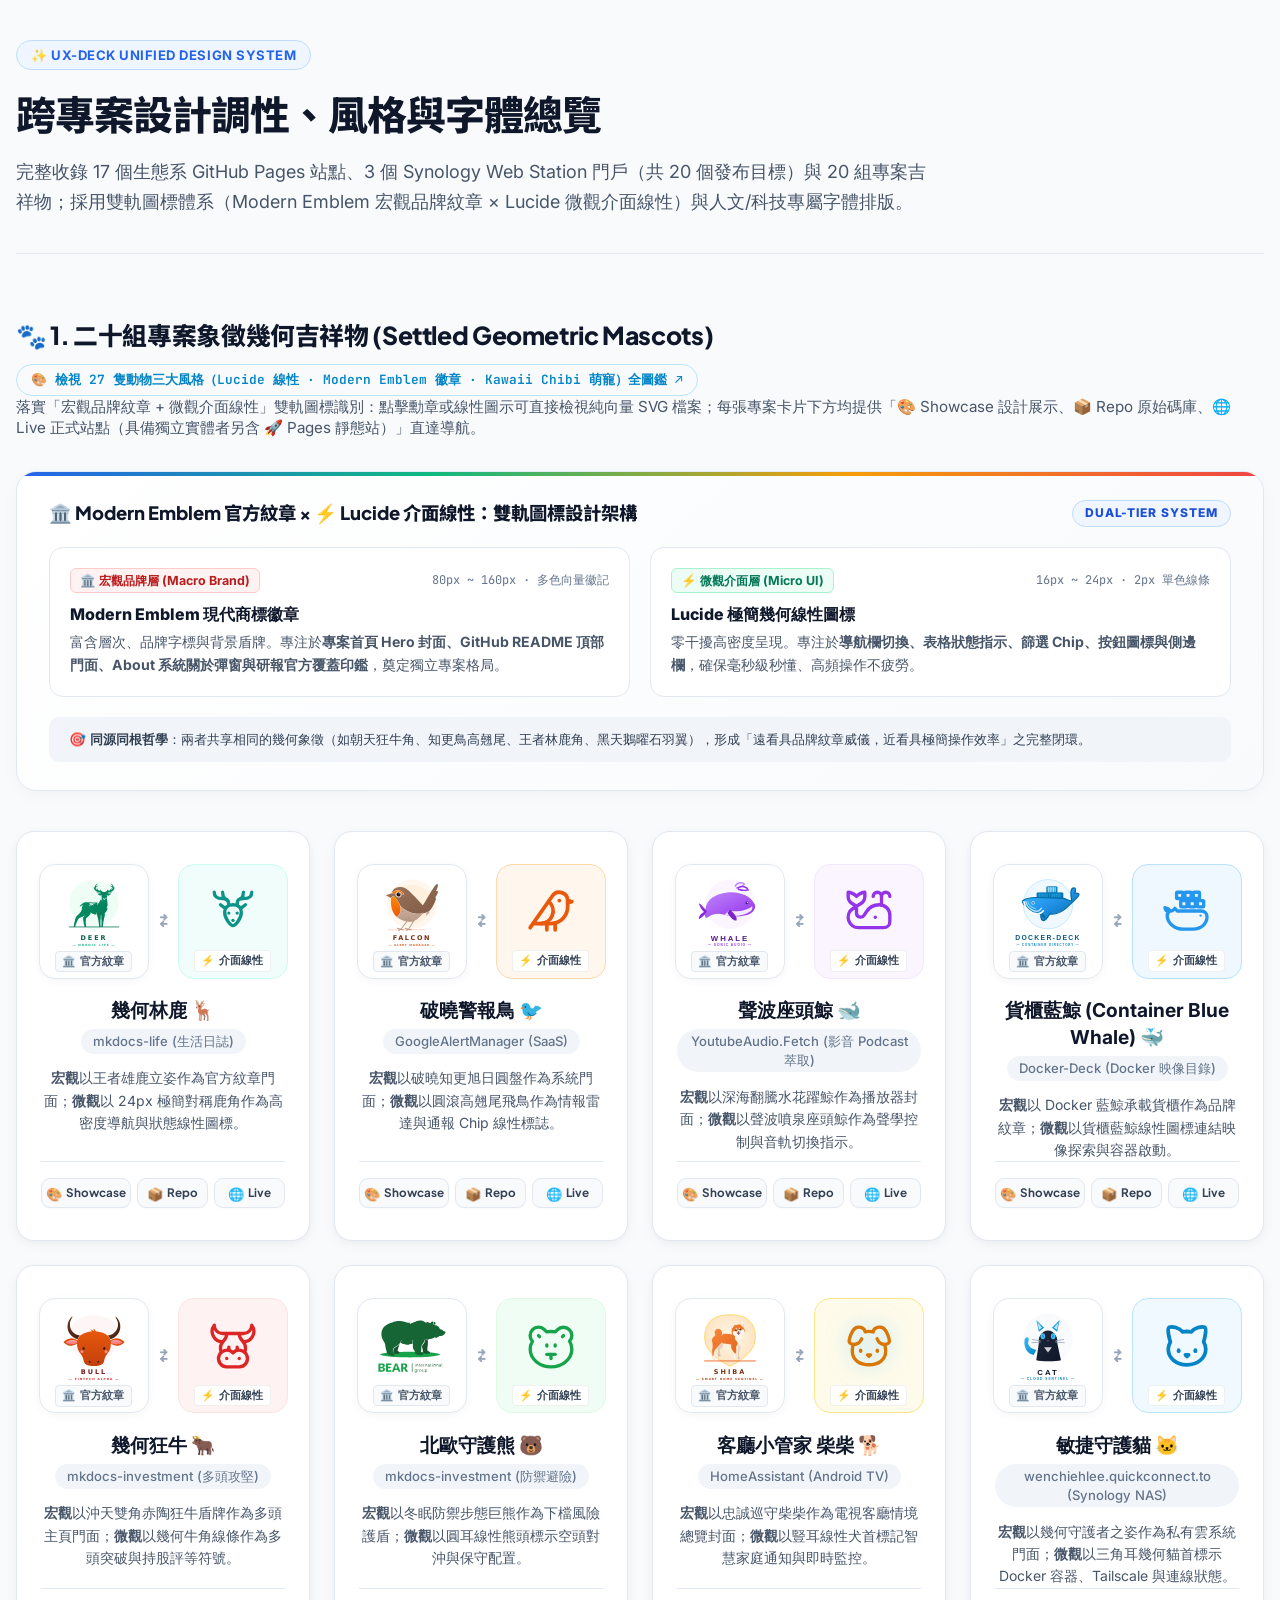
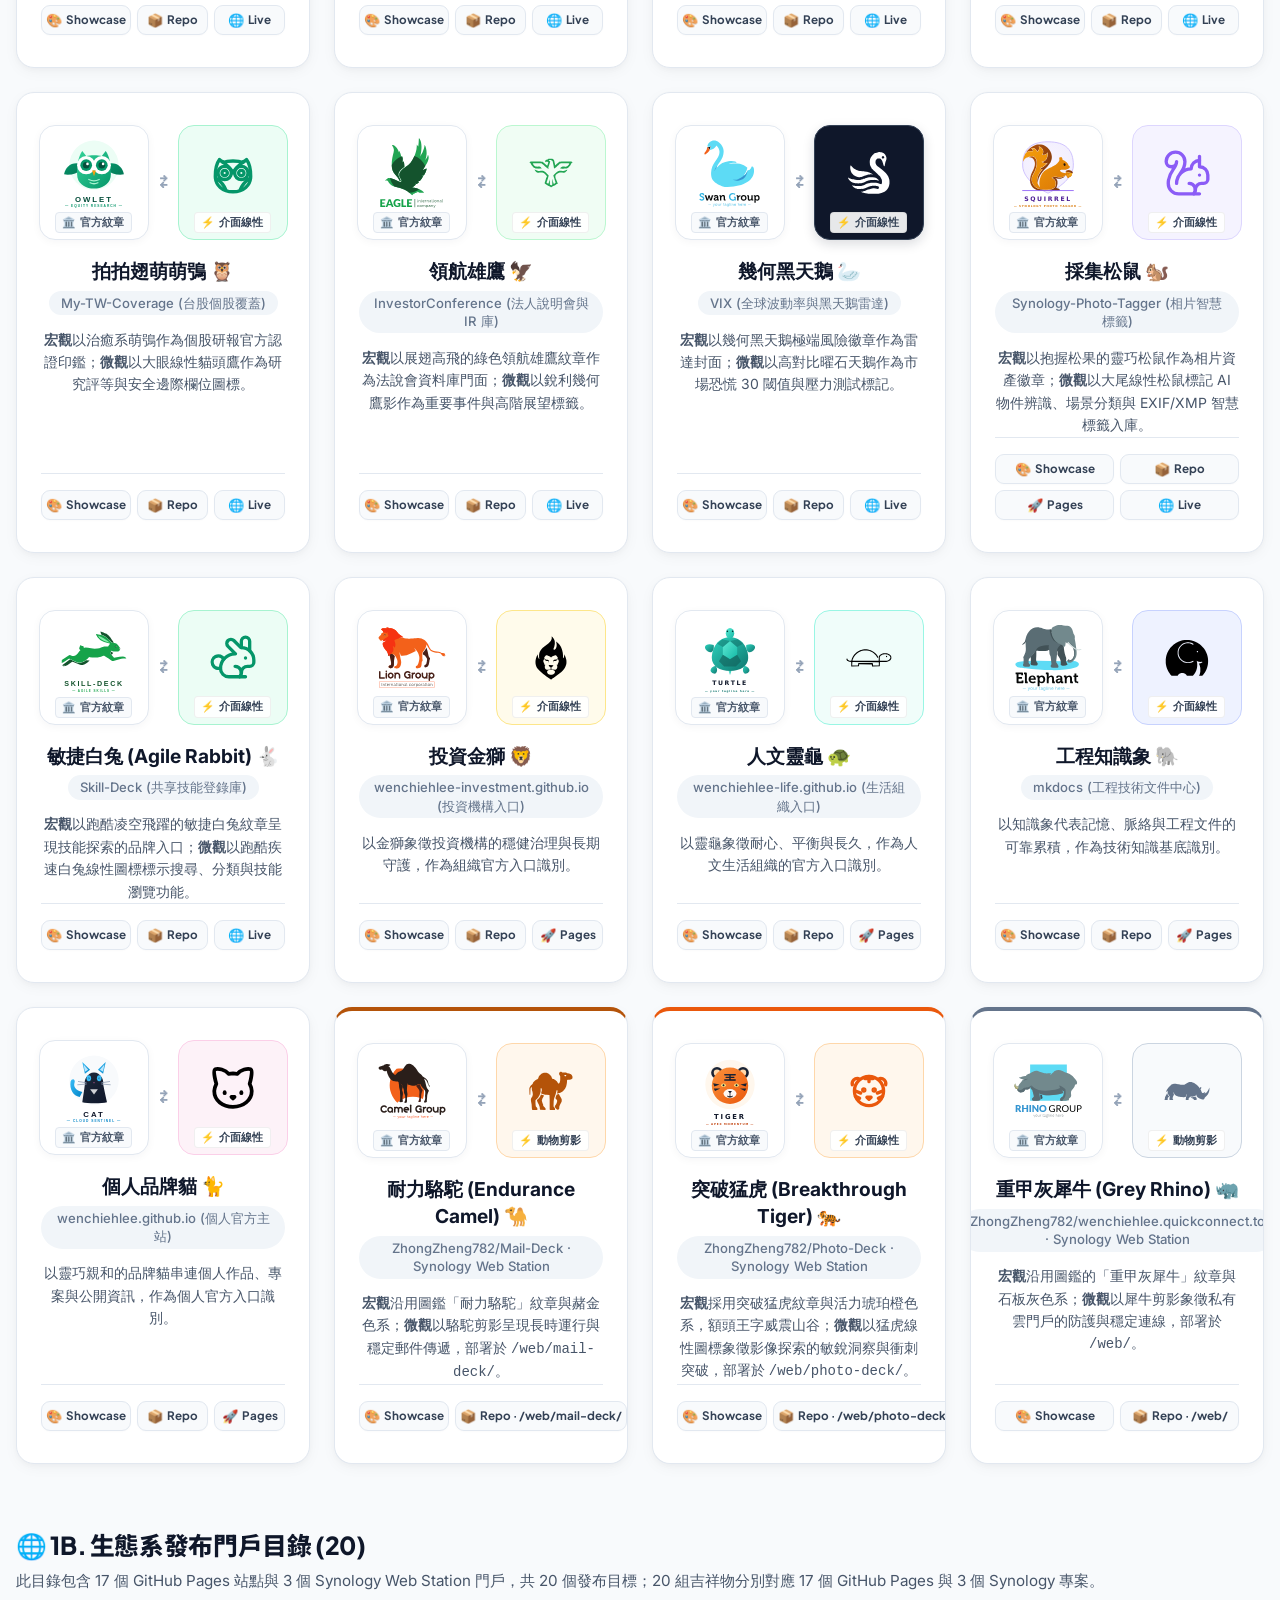
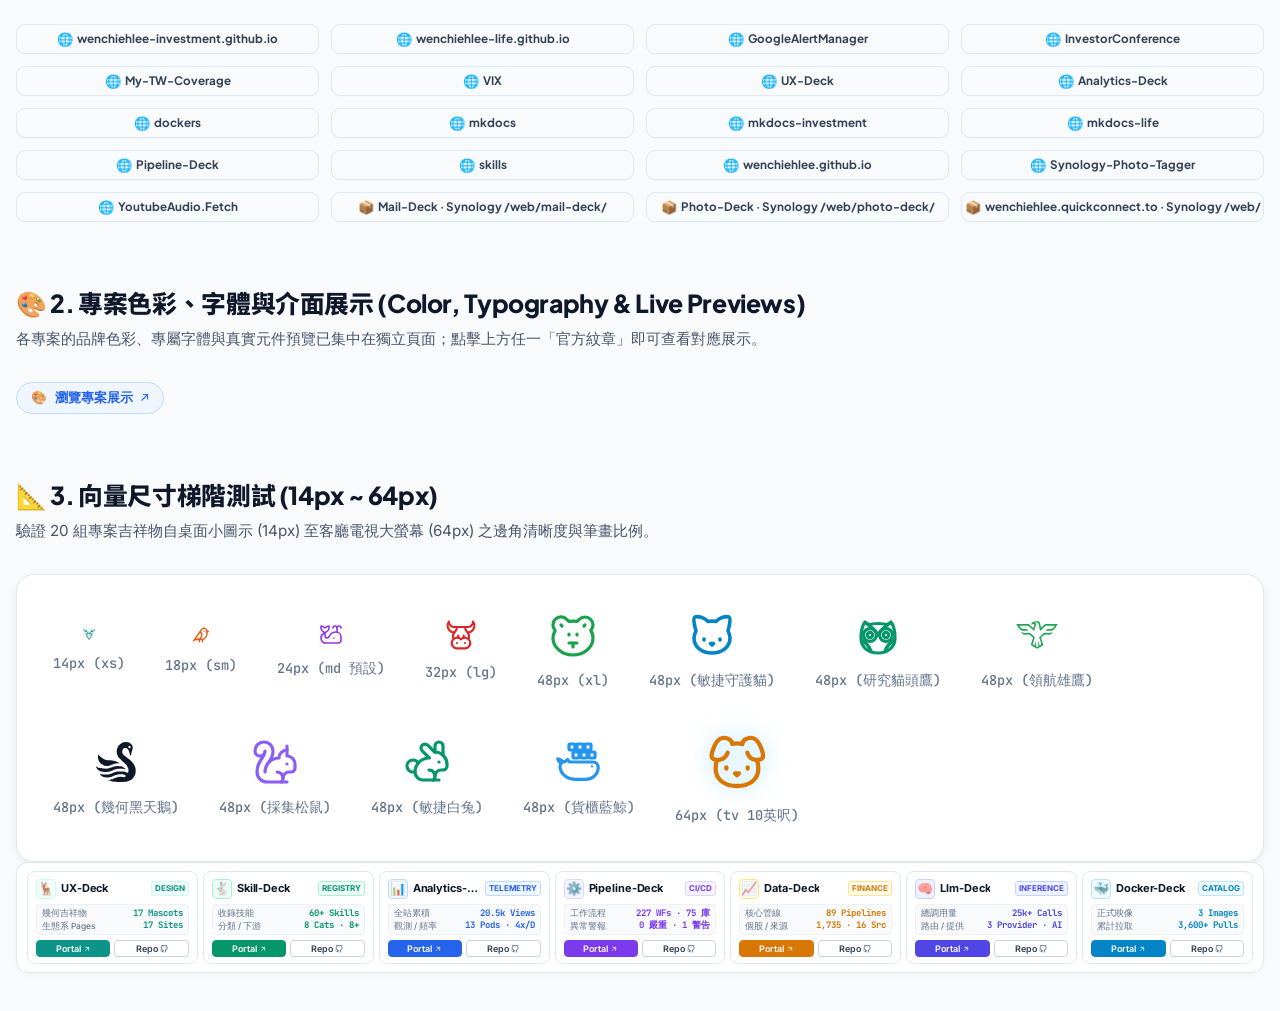
<file: index.html>
<!DOCTYPE html>

<html lang="zh-TW">
<head>
<meta charset="utf-8"/>
<meta content="width=device-width, initial-scale=1.0" name="viewport"/>
<title>UX-Deck: 跨專案設計系統與入口導航平台 (Design System &amp; Ecosystem Portal)</title>
<link href="./favicon.svg" rel="icon" type="image/svg+xml"/>
<link href="./favicon.png" rel="icon" sizes="32x32" type="image/png"/>
<link href="./favicon.ico" rel="shortcut icon"/>
<link href="./tokens/tokens.css" rel="stylesheet"/>
<link href="https://fonts.googleapis.com" rel="preconnect"/>
<link crossorigin="" href="https://fonts.gstatic.com" rel="preconnect"/>
<link href="https://fonts.googleapis.com/css2?family=Comfortaa:wght@600;700&amp;family=Inter:wght@400;500;600;700&amp;family=JetBrains+Mono:wght@400;500;600;700&amp;family=LXGW+WenKai+TC:wght@300;400;700&amp;family=Noto+Sans+TC:wght@400;500;600;700&amp;family=Noto+Serif+TC:wght@400;600;700;900&amp;family=Plus+Jakarta+Sans:wght@500;600;700;800&amp;family=Quicksand:wght@500;600;700&amp;family=Zen+Maru+Gothic:wght@500;700&amp;display=swap" rel="stylesheet"/>
<style>
    :root {
      /* White Basis & Crisp Light Theme Palette */
      --bg-studio: #ffffff;
      --bg-subtle: #f8fafc;
      --surface-card: #ffffff;
      --surface-elevated: #f1f5f9;
      --border-light: #e2e8f0;
      --border-subtle: #edf2f7;
      --border-hover: #cbd5e1;
      
      --text-main: #0f172a;       /* Slate 900 */
      --text-muted: #475569;      /* Slate 600 */
      --text-dim: #94a3b8;        /* Slate 400 */

      --shadow-sm: 0 1px 3px rgba(0, 0, 0, 0.05), 0 1px 2px rgba(0, 0, 0, 0.03);
      --shadow-card: 0 4px 16px -2px rgba(15, 23, 42, 0.05), 0 2px 6px -1px rgba(15, 23, 42, 0.03);
      --shadow-hover: 0 12px 28px -4px rgba(15, 23, 42, 0.08), 0 4px 10px -2px rgba(15, 23, 42, 0.04);
    }

    * {
      box-sizing: border-box;
      margin: 0;
      padding: 0;
    }

    body {
      background-color: var(--bg-studio);
      color: var(--text-main);
      font-family: "Noto Sans TC", -apple-system, BlinkMacSystemFont, "Segoe UI", Roboto, sans-serif;
      line-height: 1.6;
      padding: 3.5rem 1.75rem 6rem;
      min-height: 100vh;
      background-image: 
        radial-gradient(circle at 10% 8%, rgba(56, 189, 248, 0.04) 0%, transparent 35%),
        radial-gradient(circle at 90% 15%, rgba(139, 92, 246, 0.03) 0%, transparent 40%),
        radial-gradient(circle at 50% 95%, rgba(13, 148, 136, 0.03) 0%, transparent 45%);
      background-attachment: fixed;
    }

    .container {
      max-width: 1280px;
      margin: 0 auto;
    }

    /* Studio Header */
    header {
      margin-bottom: 3.5rem;
      border-bottom: 1px solid var(--border-light);
      padding-bottom: 2.25rem;
      display: flex;
      flex-direction: column;
      gap: 1.15rem;
    }
    .header-badge {
      display: inline-flex;
      align-items: center;
      gap: 8px;
      background: #eff6ff;
      color: #2563eb;
      border: 1px solid #bfdbfe;
      padding: 5px 14px;
      border-radius: 9999px;
      font-size: 0.82rem;
      font-weight: 700;
      width: fit-content;
      letter-spacing: 0.04em;
    }
    h1 {
      font-size: 2.5rem;
      font-weight: 800;
      letter-spacing: -0.025em;
      line-height: 1.25;
      color: #0f172a;
      font-family: "Plus Jakarta Sans", "Noto Sans TC", sans-serif;
    }
    .subtitle {
      color: var(--text-muted);
      font-size: 1.125rem;
      max-width: 920px;
      line-height: 1.65;
    }

    /* Section Headers */
    .section-title {
      font-size: 1.55rem;
      font-weight: 800;
      margin: 4rem 0 1rem;
      display: flex;
      align-items: center;
      gap: 0.75rem;
      color: #0f172a;
      font-family: "Plus Jakarta Sans", "Noto Sans TC", sans-serif;
      letter-spacing: -0.015em;
    }
    .section-desc {
      color: var(--text-muted);
      font-size: 0.95rem;
      margin-top: -0.5rem;
      margin-bottom: 2rem;
    }

    /* Mascot Icons Standard Styling */
    .ux-icon {
      display: inline-block;
      width: 24px;
      height: 24px;
      vertical-align: middle;
      flex-shrink: 0;
      stroke-width: 1.6;
      stroke: currentColor;
      fill: none;
      stroke-linecap: round;
      stroke-linejoin: round;
      transition: all 0.25s cubic-bezier(0.2, 0, 0, 1);
    }
    .ux-icon-xs { width: 14px; height: 14px; }
    .ux-icon-sm { width: 18px; height: 18px; }
    .ux-icon-md { width: 24px; height: 24px; }
    .ux-icon-lg { width: 32px; height: 32px; }
    .ux-icon-xl { width: 48px; height: 48px; }
    .ux-icon-tv { width: 64px; height: 64px; stroke-width: 2.0; }

    /* Mascot Brand Colors & Micro-Interactions on Light Background */
    .ux-icon-deer { color: #0d9488; }
    .ux-icon-deer:hover { transform: translateY(-3px) scale(1.08); color: #0f766e; }

    .ux-icon-falcon { color: #ea580c; }
    .ux-icon-falcon:hover { transform: rotate(-6deg) scale(1.1); color: #c2410c; }

    .ux-icon-whale { color: #9333ea; }
    .ux-icon-whale:hover { transform: translateY(-3px) rotate(3deg); color: #7e22ce; }

    .ux-icon-bull { color: #dc2626; }
    .ux-icon-bull:hover { transform: translateY(-3px) scale(1.1); color: #b91c1c; }

    .ux-icon-bear { color: #16a34a; }
    .ux-icon-bear:hover { transform: translateY(3px) scale(1.08); color: #15803d; }

    .ux-icon-sentinel { color: #d97706; }
    .ux-icon-sentinel:hover { transform: scale(1.12); color: #b45309; }

    .ux-icon-owl { color: #059669; }
    .ux-icon-owl:hover { transform: translateY(-3px) scale(1.1); color: #047857; }


    /* Squirrel Brand Styles (Synology-Photo-Tagger) */
    .ux-icon-squirrel { color: #8b5cf6; }
    .ux-icon-squirrel:hover { transform: translateY(-3px) scale(1.1); color: #7c3aed; filter: drop-shadow(0 0 8px rgba(139, 92, 246, 0.45)); }
    .mascot-card.card-squirrel:hover::before { background: #8b5cf6; }
    .wrapper-squirrel { background: #f5f3ff; border: 1px solid #ddd6fe; }

    /* Photo Tagger Live Preview Mock */
    .preview-tagger-menubar {
      background: #ffffff;
      border: 1px solid #e9d5ff;
      border-radius: 12px;
      padding: 12px 18px;
      margin-bottom: 1.25rem;
      box-shadow: 0 2px 10px rgba(139, 92, 246, 0.05);
    }
    .tagger-mock-header {
      display: flex;
      align-items: center;
      justify-content: space-between;
      margin-bottom: 12px;
      flex-wrap: wrap;
      gap: 10px;
    }
    .tagger-mock-brand {
      display: flex;
      align-items: center;
      gap: 8px;
      font-weight: 800;
      font-size: 0.96rem;
      color: #4c1d95;
    }
    .tagger-mock-brand svg {
      width: 20px;
      height: 20px;
      color: #8b5cf6;
    }
    .tagger-mock-status {
      display: inline-flex;
      align-items: center;
      gap: 6px;
      font-size: 0.74rem;
      font-weight: 600;
      color: #7c3aed;
      background: #f5f3ff;
      border: 1px solid #ddd6fe;
      padding: 3px 10px;
      border-radius: 9999px;
    }
    .tagger-mock-tabs {
      display: flex;
      align-items: center;
      gap: 6px;
      overflow-x: auto;
      padding-bottom: 2px;
    }
    .tagger-mock-tab {
      font-size: 0.78rem;
      font-weight: 600;
      padding: 5px 12px;
      border-radius: 8px;
      color: #64748b;
      cursor: pointer;
      white-space: nowrap;
      transition: all 0.2s ease;
    }
    .tagger-mock-tab:hover {
      color: #4c1d95;
      background: #faf5ff;
    }
    .tagger-mock-tab.active {
      color: #ffffff;
      background: #8b5cf6;
      box-shadow: 0 2px 6px rgba(139, 92, 246, 0.35);
    }
    .preview-tagger {
      background: #ffffff;
      border: 1px solid #e9d5ff;
      border-radius: 14px;
      padding: 1.5rem;
      box-shadow: 0 4px 20px rgba(139, 92, 246, 0.04);
    }
    .tagger-grid {
      display: grid;
      grid-template-columns: repeat(auto-fit, minmax(240px, 1fr));
      gap: 16px;
      margin-bottom: 1.25rem;
    }
    .tagger-photo-card {
      background: #faf5ff;
      border: 1px solid #e9d5ff;
      border-radius: 12px;
      overflow: hidden;
      display: flex;
      flex-direction: column;
      transition: all 0.2s ease;
    }
    .tagger-photo-card:hover {
      transform: translateY(-2px);
      box-shadow: 0 6px 16px rgba(139, 92, 246, 0.12);
      border-color: #c4b5fd;
    }
    .tagger-thumb {
      height: 120px;
      position: relative;
      display: flex;
      align-items: center;
      justify-content: center;
      color: #ffffff;
      font-size: 0.82rem;
      font-weight: 700;
      text-shadow: 0 1px 3px rgba(0, 0, 0, 0.4);
    }
    .tagger-meta-body {
      padding: 12px;
      display: flex;
      flex-direction: column;
      gap: 8px;
    }
    .tagger-file-row {
      display: flex;
      justify-content: space-between;
      align-items: center;
      font-size: 0.75rem;
      font-family: "JetBrains Mono", monospace;
      color: #6b21a8;
      font-weight: 700;
    }
    .tagger-confidence {
      font-size: 0.7rem;
      font-weight: 700;
      color: #d97706;
      background: #fef3c7;
      padding: 1px 6px;
      border-radius: 4px;
    }
    .tagger-chips {
      display: flex;
      flex-wrap: wrap;
      gap: 4px;
    }
    .tagger-chip {
      font-size: 0.72rem;
      font-weight: 600;
      padding: 2px 7px;
      border-radius: 6px;
      background: #f3e8ff;
      color: #6b21a8;
      border: 1px solid #e9d5ff;
    }
    .tagger-chip.highlight {
      background: #fef3c7;
      color: #b45309;
      border-color: #fde68a;
    }
    .tagger-sync-badge {
      display: inline-flex;
      align-items: center;
      gap: 4px;
      font-size: 0.7rem;
      font-weight: 600;
      color: #059669;
    }

    /* Mascot Grid (White Card Basis) */
    .mascot-grid {
      display: grid;
      grid-template-columns: repeat(auto-fit, minmax(260px, 1fr));
      gap: 1.5rem;
      margin-bottom: 3.5rem;
    }
    .mascot-card {
      background: var(--surface-card);
      border: 1px solid var(--border-light);
      border-radius: 18px;
      padding: 2rem 1.5rem;
      display: flex;
      flex-direction: column;
      align-items: center;
      text-align: center;
      transition: all 0.25s ease;
      position: relative;
      overflow: hidden;
      box-shadow: var(--shadow-card);
    }
    .mascot-card::before {
      content: "";
      position: absolute;
      top: 0;
      left: 0;
      right: 0;
      height: 4px;
      background: transparent;
      transition: all 0.25s ease;
    }
    .mascot-card:hover {
      transform: translateY(-5px);
      border-color: var(--border-hover);
      box-shadow: var(--shadow-hover);
    }
    .mascot-card.card-deer:hover::before { background: #0d9488; }
    .mascot-card.card-falcon:hover::before { background: #ea580c; }
    .mascot-card.card-whale:hover::before { background: #9333ea; }
    .ux-icon-docker { color: #2496ed; }
    .ux-icon-docker:hover { transform: translateY(-3px) scale(1.08); color: #0877c9; }
    .mascot-card.card-docker-whale:hover::before { background: #2496ed; }
    .wrapper-docker-whale { background: #eff8ff; border: 1px solid #b8e1ff; }
    .mascot-card.card-bull:hover::before { background: #dc2626; }
    .mascot-card.card-bear:hover::before { background: #16a34a; }
    .mascot-card.card-sentinel:hover::before { background: #d97706; }
    .mascot-card.card-owl:hover::before { background: #059669; }

    .ux-icon-pangolin { color: #0284c7; }
    .ux-icon-pangolin:hover { transform: scale(1.12); color: #0369a1; }
    .mascot-card.card-pangolin:hover::before { background: #0284c7; }
    .wrapper-pangolin { background: #f0f9ff; border: 1px solid #bae6fd; }

    .ux-icon-eagle { color: #22a553; }
    .ux-icon-eagle:hover { transform: translateY(-3px) scale(1.08); color: #166534; filter: drop-shadow(0 0 8px rgba(34, 165, 83, 0.45)); }
    .mascot-card.card-eagle:hover::before { background: #22a553; }
    .wrapper-eagle { background: #f0fdf4; border: 1px solid #bbf7d0; }

    .ux-icon-swan { color: #0f172a; }
    .ux-icon-swan:hover { transform: translateY(-3px) scale(1.08); color: #ef4444; filter: drop-shadow(0 0 8px rgba(239, 68, 68, 0.6)); }
    .mascot-card.card-swan:hover::before { background: #0f172a; }
    .wrapper-swan { background: #0f172a; border: 1px solid #334155; box-shadow: 0 4px 12px rgba(15, 23, 42, 0.15); }
    .wrapper-swan .ux-icon-swan, .vix-mock-brand .ux-icon-swan { color: #ffffff; }

    /* Skill-Deck / Agile Rabbit */
    .ux-icon-rabbit { color: #059669; }
    .ux-icon-rabbit:hover { transform: translateY(-3px) scale(1.08); color: #047857; }
    .mascot-card.card-rabbit:hover::before { background: #059669; }
    .mascot-card.card-lion:hover::before { background: #d97706; }
    .mascot-card.card-turtle:hover::before { background: #0f766e; }
    .mascot-card.card-elephant:hover::before { background: #6366f1; }
    .mascot-card.card-cat:hover::before { background: #db2777; }
    .mascot-card.card-tiger:hover::before { background: #ea580c; }
    .ux-icon-tiger { color: #ea580c; }
    .ux-icon-tiger:hover { transform: translateY(-3px) scale(1.08); color: #c2410c; }
    .wrapper-rabbit { background: #ecfdf5; border: 1px solid #a7f3d0; }
    .wrapper-lion { background: #fffbeb; border: 1px solid #fde68a; }
    .wrapper-turtle { background: #f0fdfa; border: 1px solid #99f6e4; }
    .wrapper-elephant { background: #eef2ff; border: 1px solid #c7d2fe; }
    .wrapper-cat { background: #fdf2f8; border: 1px solid #fbcfe8; }
    .wrapper-tiger { background: #fff7ed; border: 1px solid #fed7aa; }
    .skills-registry-preview {
      border: 1px solid #d1fae5;
      border-radius: 16px;
      background: #f8fffb;
      padding: clamp(14px, 2.5vw, 24px);
      color: #0f172a;
    }
    .skills-registry-topbar, .skills-registry-brand, .skills-registry-actions,
    .skills-registry-stats, .skills-registry-filters, .skills-card-meta,
    .skills-card-footer { display: flex; align-items: center; }
    .skills-registry-topbar { justify-content: space-between; gap: 12px; flex-wrap: wrap; margin-bottom: 20px; }
    .skills-registry-brand { gap: 10px; font-weight: 800; color: #065f46; }
    .skills-registry-brand img { width: 34px; height: 34px; object-fit: contain; }
    .skills-registry-actions { gap: 8px; flex-wrap: wrap; }
    .skills-language-toggle { display: inline-flex; padding: 2px; gap: 2px; border: 1px solid #a7f3d0; border-radius: 999px; background: #fff; }
    .skills-language-toggle button { border: 0; border-radius: 999px; padding: 4px 8px; background: transparent; color: #047857; font: 700 .66rem "Inter", "Noto Sans TC", sans-serif; cursor: pointer; }
    .skills-language-toggle button[aria-pressed="true"] { background: #059669; color: #fff; }
    .skills-language-toggle button:focus-visible { outline: 2px solid #047857; outline-offset: 2px; }
    .skills-registry-link { color: #047857; text-decoration: none; font-size: .78rem; font-weight: 700; padding: 6px 10px; border: 1px solid #a7f3d0; border-radius: 999px; background: #fff; }
    .skills-registry-hero { display: grid; grid-template-columns: minmax(0, 1fr) auto; gap: 20px; align-items: center; padding: 18px 20px; border: 1px solid #d1fae5; border-radius: 14px; background: linear-gradient(115deg, #fff 0%, #ecfdf5 100%); }
    .skills-registry-hero h3 { font-size: clamp(1.1rem, 2vw, 1.45rem); color: #064e3b; margin-bottom: 4px; }
    .skills-registry-hero p { color: #475569; font-size: .86rem; }
    .skills-registry-search { margin: 16px 0 12px; background: #fff; border: 1px solid #a7f3d0; border-radius: 10px; padding: 10px 14px; color: #64748b; font-size: .82rem; }
    .skills-registry-stats { gap: 8px; flex-wrap: wrap; margin-bottom: 14px; }
    .skills-stat { padding: 5px 9px; border-radius: 8px; background: #fff; border: 1px solid #d1fae5; font-size: .72rem; color: #475569; }
    .skills-stat strong { color: #047857; font-family: "JetBrains Mono", monospace; }
    .skills-registry-filters { gap: 7px; flex-wrap: wrap; margin-bottom: 14px; }
    .skills-filter { padding: 4px 9px; border: 1px solid #d1d5db; border-radius: 999px; background: #fff; color: #475569; font-size: .68rem; }
    .skills-filter.active { background: #059669; border-color: #059669; color: #fff; }
    .skills-registry-list { display: grid; grid-template-columns: repeat(2, minmax(0, 1fr)); gap: 10px; }
    .skills-entry { min-width: 0; padding: 12px; border: 1px solid #e2e8f0; border-radius: 11px; background: #fff; }
    .skills-entry h4 { color: #0f172a; font: 700 .77rem "JetBrains Mono", monospace; overflow-wrap: anywhere; margin: 0 0 6px; }
    .skills-card-meta { justify-content: space-between; gap: 8px; margin-bottom: 6px; color: #047857; font-size: .67rem; }
    .skills-entry p { color: #475569; font-size: .73rem; line-height: 1.55; min-height: 2.25em; }
    .skills-card-footer { justify-content: space-between; gap: 8px; margin-top: 9px; padding-top: 8px; border-top: 1px solid #f1f5f9; color: #64748b; font-size: .66rem; }
    .skills-card-footer a { color: #047857; font-weight: 700; text-decoration: none; }
    @media (max-width: 640px) {
      .skills-registry-hero { grid-template-columns: 1fr; }
      .skills-registry-hero img { display: none; }
      .skills-registry-list { grid-template-columns: 1fr; }
    }

    /* 6. wenchiehlee.quickconnect.to Top Bar Preview (Synology Blue NAS 控制列) */
    .preview-nas-menubar {
      background: #ffffff;
      border-radius: 14px;
      overflow: hidden;
      box-shadow: 0 4px 16px rgba(2, 132, 199, 0.16);
      border: 1px solid #bae6fd;
      font-family: "JetBrains Mono", "Inter", sans-serif;
      margin-bottom: 1.15rem;
    }
    .nas-mock-header {
      display: flex;
      align-items: center;
      justify-content: space-between;
      padding: 10px 16px;
      background: #0284c7;
      border-bottom: 1px solid #0369a1;
      gap: 12px;
      flex-wrap: wrap;
    }
    .nas-mock-brand {
      display: flex;
      align-items: center;
      gap: 8px;
    }
    .nas-mock-brand svg {
      width: 22px;
      height: 22px;
      color: #bae6fd;
      filter: drop-shadow(0 0 6px rgba(56, 189, 248, 0.55));
    }
    .nas-mock-site-title {
      font-size: 0.94rem;
      font-weight: 700;
      color: #ffffff;
      letter-spacing: -0.01em;
    }
    .nas-mock-badges {
      display: flex;
      align-items: center;
      gap: 8px;
      flex-wrap: wrap;
    }
    .nas-mock-status {
      display: inline-flex;
      align-items: center;
      gap: 5px;
      font-size: 0.72rem;
      font-weight: 700;
      color: #ffffff;
      background: #22c55e;
      border: 1px solid rgba(255, 255, 255, 0.3);
      padding: 2px 8px;
      border-radius: 9999px;
      box-shadow: 0 1px 3px rgba(34, 197, 94, 0.3);
    }
    .nas-mock-pill {
      background: rgba(255, 255, 255, 0.18);
      border: 1px solid rgba(255, 255, 255, 0.32);
      padding: 2px 8px;
      border-radius: 9999px;
      font-size: 0.72rem;
      font-weight: 600;
      color: #ffffff;
      white-space: nowrap;
    }
    .nas-mock-tabs {
      display: flex;
      align-items: center;
      gap: 12px;
      padding: 6px 16px 8px;
      background: #0369a1;
      overflow-x: auto;
      scrollbar-width: none;
    }
    .nas-mock-tabs::-webkit-scrollbar { display: none; }
    .nas-mock-tab {
      font-size: 0.8rem;
      font-weight: 600;
      color: rgba(255, 255, 255, 0.85);
      padding: 2px 0;
      position: relative;
      cursor: pointer;
      white-space: nowrap;
      transition: color 0.18s ease;
    }
    .nas-mock-tab:hover {
      color: #ffffff;
    }
    .nas-mock-tab.active {
      color: #ffffff;
      font-weight: 700;
    }
    .nas-mock-tab.active::after {
      content: "";
      position: absolute;
      bottom: -4px;
      left: 0;
      right: 0;
      height: 2.5px;
      background: #38bdf8;
      border-radius: 2px;
      box-shadow: 0 0 6px rgba(56, 189, 248, 0.8);
    }

    /* Preview: Synology NAS White Basis DevOps HUD */
    .preview-nas {
      background: #ffffff;
      color: #0f172a;
      border-radius: 20px;
      padding: 2.25rem;
      border: 1px solid #e2e8f0;
      box-shadow: 0 4px 20px rgba(15, 23, 42, 0.05);
      font-family: "Roboto", "Noto Sans TC", sans-serif;
      position: relative;
      overflow: hidden;
    }
    .preview-nas::before {
      content: "";
      position: absolute;
      top: 0;
      left: 0;
      right: 0;
      height: 3px;
      background: linear-gradient(90deg, #0284c7, #38bdf8);
    }
    .nas-header-row {
      display: flex;
      align-items: center;
      justify-content: space-between;
      margin-bottom: 1.25rem;
    }
    .nas-title-box {
      display: flex;
      align-items: center;
      gap: 10px;
    }
    .nas-title {
      font-size: 1.35rem;
      font-weight: 700;
      color: #0f172a;
      letter-spacing: -0.01em;
    }
    .nas-status-badge {
      display: inline-flex;
      align-items: center;
      gap: 6px;
      background: #f0fdf4;
      border: 1px solid #bbf7d0;
      color: #16a34a;
      padding: 3px 10px;
      border-radius: 9999px;
      font-size: 0.76rem;
      font-weight: 700;
      font-family: "JetBrains Mono", monospace;
    }
    .nas-desc-text {
      font-size: 0.88rem;
      color: #475569;
      line-height: 1.6;
      margin-bottom: 1.5rem;
    }
    .nas-metrics-grid {
      display: grid;
      grid-template-columns: repeat(auto-fit, minmax(130px, 1fr));
      gap: 12px;
      margin-bottom: 1.5rem;
    }
    .nas-subcard {
      background: #f8fafc;
      border: 1px solid #e2e8f0;
      padding: 12px 14px;
      border-radius: 12px;
    }
    .nas-subcard-label {
      font-size: 0.72rem;
      color: #64748b;
      font-weight: 600;
      text-transform: uppercase;
      letter-spacing: 0.04em;
      margin-bottom: 4px;
    }
    .nas-subcard-val {
      font-size: 1.15rem;
      font-weight: 700;
      font-family: "JetBrains Mono", monospace;
      color: #0284c7;
    }
    .nas-footer-row {
      display: flex;
      align-items: center;
      justify-content: space-between;
      border-top: 1px solid #e2e8f0;
      padding-top: 1rem;
      font-size: 0.82rem;
      color: #64748b;
    }
    .nas-btn-link {
      display: inline-flex;
      align-items: center;
      gap: 6px;
      background: #0284c7;
      color: #ffffff;
      padding: 6px 14px;
      border-radius: 8px;
      font-size: 0.82rem;
      font-weight: 600;
      text-decoration: none;
      transition: background 0.2s ease, transform 0.2s ease;
    }
    .nas-btn-link:hover {
      background: #0369a1;
      transform: translateY(-1px);
    }


    .icon-wrapper {
      width: 80px;
      height: 80px;
      border-radius: 22px;
      display: flex;
      align-items: center;
      justify-content: center;
      margin-bottom: 1.25rem;
      transition: all 0.25s cubic-bezier(0.4, 0, 0.2, 1);
      text-decoration: none;
      cursor: pointer;
      position: relative;
    }
    .icon-wrapper:hover {
      transform: scale(1.12) translateY(-2px);
      box-shadow: 0 10px 24px rgba(15, 23, 42, 0.08);
    }
    .wrapper-deer { background: #f0fdfa; border: 1px solid #ccfbf1; }
    .wrapper-falcon { background: #fff7ed; border: 1px solid #fed7aa; }
    .wrapper-whale { background: #faf5ff; border: 1px solid #f3e8ff; }
    .wrapper-bull { background: #fef2f2; border: 1px solid #fee2e2; }
    .wrapper-bear { background: #f0fdf4; border: 1px solid #dcfce7; }
    .wrapper-sentinel { background: #fffbeb; border: 1px solid #fde68a; }
    .wrapper-owl { background: #ecfdf5; border: 1px solid #a7f3d0; }
    .wrapper-pangolin { background: #f0f9ff; border: 1px solid #bae6fd; }

    .mascot-card {
      user-select: text;
      -webkit-user-select: text;
    }
    .mascot-name {
      font-weight: 700;
      font-size: 1.2rem;
      margin-bottom: 0.35rem;
      color: #0f172a;
      user-select: text;
      -webkit-user-select: text;
      cursor: text;
    }
    .mascot-project {
      font-size: 0.82rem;
      color: #64748b;
      background: #f1f5f9;
      padding: 3px 12px;
      border-radius: 9999px;
      margin-bottom: 0.85rem;
      font-weight: 500;
      user-select: text;
      -webkit-user-select: text;
      cursor: text;
    }
    .mascot-desc {
      font-size: 0.875rem;
      color: #475569;
      line-height: 1.6;
      user-select: text;
      -webkit-user-select: text;
      cursor: text;
    }

    /* Section 2: Merged Specs & Live Component Previews (1, 1, 1, 1, 1, 1, 1 Layout) */
    .merged-ecosystem-grid {
      display: grid;
      grid-template-columns: 1fr;
      gap: 2.5rem;
      margin-bottom: 3.5rem;
    }
    .merged-project-card {
      background: var(--surface-card);
      border: 1px solid var(--border-light);
      border-radius: 20px;
      padding: 1.85rem;
      display: flex;
      flex-direction: column;
      gap: 1.35rem;
      box-shadow: var(--shadow-card);
      transition: all 0.25s ease;
      position: relative;
    }
    .merged-project-card:hover {
      box-shadow: var(--shadow-hover);
      border-color: var(--border-hover);
    }
    .merged-project-card.full-width {
      grid-column: 1 / -1;
    }
    @media (max-width: 960px) {
      .merged-ecosystem-grid {
        grid-template-columns: 1fr;
      }
    }

    .project-header-bar {
      display: flex;
      align-items: center;
      justify-content: space-between;
      border-bottom: 1px solid var(--border-light);
      padding-bottom: 1rem;
      gap: 1rem;
      flex-wrap: wrap;
    }
    .project-identity {
      display: flex;
      align-items: center;
      gap: 0.85rem;
    }
    .project-title-group {
      display: flex;
      flex-direction: column;
    }
    .project-name {
      font-size: 1.22rem;
      font-weight: 800;
      color: #0f172a;
      letter-spacing: -0.015em;
      line-height: 1.3;
    }
    .project-category {
      font-size: 0.82rem;
      color: #64748b;
      font-weight: 500;
    }
    .live-url-pill {
      display: inline-flex;
      align-items: center;
      gap: 6px;
      padding: 6px 14px;
      border-radius: 9999px;
      font-size: 0.8rem;
      font-weight: 600;
      font-family: "JetBrains Mono", monospace;
      text-decoration: none;
      background: #eff6ff;
      color: #2563eb;
      border: 1px solid #bfdbfe;
      transition: all 0.2s ease;
      white-space: nowrap;
    }
    .live-url-pill:hover {
      background: #2563eb;
      color: #ffffff;
      border-color: #2563eb;
      transform: translateY(-1px);
      box-shadow: 0 4px 12px rgba(37, 99, 235, 0.25);
    }
    .specs-section {
      display: flex;
      flex-direction: column;
      gap: 0.85rem;
      background: #f8fafc;
      border: 1px solid var(--border-light);
      border-radius: 14px;
      padding: 1.15rem 1.25rem;
    }
    .specs-top-row {
      display: flex;
      align-items: center;
      justify-content: space-between;
      gap: 1rem;
      flex-wrap: wrap;
    }
    .specs-badge-label {
      font-size: 0.75rem;
      font-weight: 700;
      color: #64748b;
      text-transform: uppercase;
      letter-spacing: 0.05em;
    }
    .matrix-swatches {
      display: flex;
      gap: 8px;
    }
    .swatch {
      width: 26px;
      height: 26px;
      border-radius: 7px;
      border: 1px solid rgba(0, 0, 0, 0.08);
      cursor: pointer;
      transition: transform 0.2s ease;
      box-shadow: 0 1px 3px rgba(0, 0, 0, 0.08);
    }
    .swatch:hover {
      transform: scale(1.15);
    }
    .font-sample-box {
      border-top: 1px dashed #e2e8f0;
      padding-top: 0.75rem;
    }
    .font-name-tag {
      font-size: 0.72rem;
      color: #64748b;
      font-weight: 600;
      text-transform: uppercase;
      letter-spacing: 0.04em;
      margin-bottom: 0.35rem;
      display: flex;
      justify-content: space-between;
    }
    .font-preview-text {
      font-size: 0.96rem;
      color: #1e293b;
      line-height: 1.5;
    }
    .live-preview-section {
      display: flex;
      flex-direction: column;
      gap: 0.65rem;
    }
    .preview-section-header {
      font-size: 0.75rem;
      font-weight: 700;
      color: #64748b;
      text-transform: uppercase;
      letter-spacing: 0.05em;
      display: flex;
      align-items: center;
      gap: 6px;
    }

    /* 1. Life Top Bar Menu Preview (實體頂部導航與選單列預覽) */
    .preview-life-menubar {
      background: #009688;
      border-radius: 14px;
      overflow: hidden;
      box-shadow: 0 4px 16px rgba(13, 148, 136, 0.16);
      border: 1px solid rgba(255, 255, 255, 0.18);
      font-family: "Quicksand", "LXGW WenKai TC", -apple-system, sans-serif;
      margin-bottom: 1.15rem;
    }
    .life-mock-header {
      display: flex;
      align-items: center;
      justify-content: space-between;
      padding: 10px 16px;
      background: #009688;
      color: #ffffff;
      gap: 12px;
      flex-wrap: wrap;
    }
    .life-mock-brand {
      display: flex;
      align-items: center;
      gap: 8px;
    }
    .life-mock-brand svg {
      width: 22px;
      height: 22px;
      stroke: #2dd4bf;
      stroke-width: 1.8;
      fill: none;
      filter: drop-shadow(0 0 6px rgba(45, 212, 191, 0.45));
    }
    .life-mock-site-title {
      font-size: 0.96rem;
      font-weight: 700;
      color: #ffffff;
      letter-spacing: 0.02em;
    }
    .life-mock-controls {
      display: flex;
      align-items: center;
      gap: 8px;
    }
    .life-mock-search {
      display: flex;
      align-items: center;
      gap: 6px;
      background: rgba(0, 0, 0, 0.16);
      padding: 4px 10px;
      border-radius: 6px;
      font-size: 0.78rem;
      color: rgba(255, 255, 255, 0.85);
    }
    .life-mock-pill {
      background: rgba(255, 255, 255, 0.18);
      border: 1px solid rgba(255, 255, 255, 0.32);
      padding: 3px 10px;
      border-radius: 9999px;
      font-size: 0.74rem;
      font-weight: 600;
      color: #ffffff;
      white-space: nowrap;
    }
    .life-mock-tabs {
      display: flex;
      align-items: center;
      gap: 14px;
      padding: 6px 16px 8px;
      background: #00897b;
      overflow-x: auto;
      scrollbar-width: none;
    }
    .life-mock-tabs::-webkit-scrollbar { display: none; }
    .life-mock-tab {
      font-size: 0.82rem;
      font-weight: 600;
      color: rgba(255, 255, 255, 0.88);
      padding: 2px 0;
      position: relative;
      cursor: pointer;
      white-space: nowrap;
      transition: color 0.18s ease;
    }
    .life-mock-tab:hover {
      color: #ffffff;
    }
    .life-mock-tab.active {
      color: #ffffff;
      font-weight: 700;
    }
    .life-mock-tab.active::after {
      content: "";
      position: absolute;
      bottom: -4px;
      left: 0;
      right: 0;
      height: 2.5px;
      background: #ffffff;
      border-radius: 2px;
    }

    /* 1. Life Warm Editorial Card (方案 A: LXGW WenKai TC 溫潤隨筆手帳風) */
    .preview-life {
      background: #faf8f5;
      color: #292524;
      border-radius: 20px;
      padding: 2.25rem;
      border: 1px solid #e7e5e4;
      box-shadow: 0 6px 24px -4px rgba(13, 148, 136, 0.06);
      font-family: "LXGW WenKai TC", -apple-system, sans-serif;
      position: relative;
    }
    .life-tag {
      display: inline-flex;
      align-items: center;
      gap: 6px;
      background: rgba(13, 148, 136, 0.1);
      color: #0d9488;
      padding: 4px 14px;
      border-radius: 9999px;
      font-weight: 700;
      font-size: 0.82rem;
      margin-bottom: 1.15rem;
      font-family: "Quicksand", "Noto Sans TC", sans-serif;
    }
    .life-title {
      font-size: 1.55rem;
      font-weight: 700;
      color: #1c1917;
      margin-bottom: 0.85rem;
      line-height: 1.4;
    }
    .life-body {
      font-size: 1rem;
      color: #57534e;
      line-height: 1.8;
      margin-bottom: 1.5rem;
    }
    .life-footer {
      display: flex;
      align-items: center;
      justify-content: space-between;
      border-top: 1px solid #e7e5e4;
      padding-top: 1.15rem;
      font-family: "Noto Sans TC", sans-serif;
      font-size: 0.85rem;
      color: #78716c;
    }
    .life-btn {
      color: #0d9488;
      font-weight: 700;
      text-decoration: none;
      display: inline-flex;
      align-items: center;
      gap: 4px;
      transition: color 0.2s ease;
    }
    .life-btn:hover { color: #0f766e; }

    /* 2. GoogleAlertManager Top Bar Preview (即時情報過濾選單列) */
    .preview-alert-menubar {
      background: #ffffff;
      border-radius: 14px;
      overflow: hidden;
      box-shadow: 0 4px 16px rgba(234, 88, 12, 0.12);
      border: 1px solid #fed7aa;
      font-family: "Inter", "Noto Sans TC", sans-serif;
      margin-bottom: 1.15rem;
    }
    .alert-mock-header {
      display: flex;
      align-items: center;
      justify-content: space-between;
      padding: 10px 16px;
      background: #ffffff;
      border-bottom: 1px solid #ffedd5;
      gap: 12px;
      flex-wrap: wrap;
    }
    .alert-mock-brand {
      display: flex;
      align-items: center;
      gap: 8px;
    }
    .alert-mock-brand svg {
      width: 22px;
      height: 22px;
      color: #ea580c;
    }
    .alert-mock-site-title {
      font-size: 0.96rem;
      font-weight: 800;
      color: #0f172a;
      letter-spacing: -0.01em;
    }
    .alert-mock-status {
      display: inline-flex;
      align-items: center;
      gap: 5px;
      font-size: 0.72rem;
      font-weight: 700;
      color: #16a34a;
      background: #f0fdf4;
      border: 1px solid #bbf7d0;
      padding: 2px 8px;
      border-radius: 9999px;
      font-family: "JetBrains Mono", monospace;
    }
    .alert-mock-tabs {
      display: flex;
      align-items: center;
      gap: 8px;
      padding: 6px 16px 8px;
      background: #fff7ed;
      overflow-x: auto;
      scrollbar-width: none;
    }
    .alert-mock-tabs::-webkit-scrollbar { display: none; }
    .alert-mock-tab {
      font-size: 0.8rem;
      font-weight: 600;
      color: #9a3412;
      padding: 3px 10px;
      border-radius: 6px;
      cursor: pointer;
      white-space: nowrap;
      transition: all 0.18s ease;
    }
    .alert-mock-tab:hover {
      background: #fed7aa;
      color: #7c2d12;
    }
    .alert-mock-tab.active {
      background: #ea580c;
      color: #ffffff;
    }

    /* 2. GoogleAlertManager Feed Card */
    .preview-alert {
      background: #ffffff;
      color: #0f172a;
      border-radius: 20px;
      padding: 2.25rem;
      border: 1px solid #e2e8f0;
      box-shadow: var(--shadow-card);
      font-family: "Inter", "Noto Sans TC", sans-serif;
    }
    .alert-header {
      display: flex;
      align-items: center;
      justify-content: space-between;
      margin-bottom: 1rem;
    }
    .alert-badge-urgent {
      background: #fef2f2;
      color: #dc2626;
      border: 1px solid #fecaca;
      font-size: 0.78rem;
      font-weight: 700;
      padding: 3px 10px;
      border-radius: 6px;
      display: inline-flex;
      align-items: center;
      gap: 5px;
    }
    .alert-score {
      font-size: 0.82rem;
      font-weight: 700;
      color: #4f46e5;
      background: #eef2ff;
      border: 1px solid #e0e7ff;
      padding: 3px 10px;
      border-radius: 6px;
    }
    .alert-title {
      font-size: 1.25rem;
      font-weight: 700;
      color: #0f172a;
      margin-bottom: 0.6rem;
      line-height: 1.4;
    }
    .alert-snippet {
      font-size: 0.92rem;
      color: #475569;
      line-height: 1.6;
      margin-bottom: 1.25rem;
    }
    .alert-snippet mark {
      background: #fef08a;
      color: #854d0e;
      padding: 2px 6px;
      border-radius: 4px;
      font-weight: 600;
    }
    .alert-actions {
      display: flex;
      gap: 10px;
    }
    .btn-alert-primary {
      background: #ea580c;
      color: #ffffff;
      border: none;
      padding: 8px 18px;
      border-radius: 8px;
      font-size: 0.88rem;
      font-weight: 600;
      cursor: pointer;
      transition: background 0.2s ease;
    }
    .btn-alert-primary:hover { background: #c2410c; }
    .btn-alert-secondary {
      background: #f8fafc;
      color: #475569;
      border: 1px solid #cbd5e1;
      padding: 8px 18px;
      border-radius: 8px;
      font-size: 0.88rem;
      font-weight: 600;
      cursor: pointer;
      transition: background 0.2s ease;
    }
    .btn-alert-secondary:hover { background: #f1f5f9; }

    /* 3. YoutubeAudio.Fetch Real Deployed Interface (完整還原落地版色彩調性、字體與元件體系) */
    /* 3. YoutubeAudio.Fetch Studio Soundwave Interface (幻紫 #8b5cf6 · 串流青 #06b6d4 · 純白 #ffffff) */
    .yaf-app-container {
      background:
        radial-gradient(ellipse at 78% 0%, rgba(139, 92, 246, 0.08), transparent 38rem),
        radial-gradient(ellipse at 20% 100%, rgba(6, 182, 212, 0.06), transparent 30rem),
        #ffffff;
      color: #0f172a;
      border: 1px solid #e2e8f0;
      border-radius: 16px;
      overflow: hidden;
      box-shadow: 0 12px 36px rgba(139, 92, 246, 0.08);
      font-family: -apple-system, "Segoe UI", "Noto Sans TC", sans-serif;
      margin-bottom: 1.15rem;
    }
    .yaf-brand-bar {
      display: flex;
      align-items: center;
      justify-content: space-between;
      padding: 10px clamp(16px, 3.5vw, 36px);
      background: rgba(255, 255, 255, 0.95);
      backdrop-filter: blur(10px);
      -webkit-backdrop-filter: blur(10px);
      border-bottom: 1px solid #e2e8f0;
      position: sticky;
      top: 0;
      z-index: 10;
    }
    .yaf-brand-badge {
      display: flex;
      align-items: center;
      gap: 10px;
      text-decoration: none;
      color: #0f172a;
    }
    .yaf-mascot-glow {
      width: 36px;
      height: 36px;
      border-radius: 10px;
      background: linear-gradient(135deg, #8b5cf6 0%, #06b6d4 100%);
      display: flex;
      align-items: center;
      justify-content: center;
      box-shadow: 0 3px 10px rgba(139, 92, 246, 0.35);
      transition: transform .2s ease, box-shadow .2s ease;
      flex-shrink: 0;
    }
    .yaf-whale-icon {
      width: 22px;
      height: 22px;
      color: #ffffff;
    }
    .yaf-brand-text { display: flex; flex-direction: column; }
    .yaf-brand-title { font-size: 15px; font-weight: 700; letter-spacing: -.02em; line-height: 1.2; color: #0f172a; }
    .yaf-brand-sub { font-size: 11px; color: #64748b; letter-spacing: .02em; }
    .yaf-top-nav { display: flex; align-items: center; gap: 8px; }
    .yaf-nav-pill {
      display: inline-flex;
      align-items: center;
      gap: 5px;
      padding: 5px 12px;
      border-radius: 9999px;
      font-size: 12px;
      font-weight: 600;
      text-decoration: none;
      border: 1px solid #e2e8f0;
      background: #ffffff;
      color: #475569;
      transition: all .18s ease;
      box-shadow: 0 1px 2px rgba(0,0,0,.04);
    }
    .yaf-nav-pill:hover { border-color: #8b5cf6; color: #8b5cf6; }
    .yaf-nav-pill-github {
      background: #0f172a;
      color: #ffffff !important;
      border-color: #0f172a;
    }

    .yaf-header {
      padding: 24px clamp(18px, 3.5vw, 42px) 20px;
      border-bottom: 1px solid #e2e8f0;
      background: rgba(255, 255, 255, .9);
    }
    .yaf-header-row {
      display: flex;
      align-items: baseline;
      gap: 16px;
      flex-wrap: wrap;
    }
    .yaf-header h1 {
      margin: 0;
      font-size: clamp(22px, 2.4vw, 28px);
      letter-spacing: -.04em;
      color: #0f172a;
      font-weight: 700;
    }
    .yaf-header-link {
      color: #8b5cf6;
      font-size: 13px;
      text-decoration: underline;
      text-decoration-color: rgba(139, 92, 246, .4);
      text-underline-offset: 3px;
      transition: color .18s ease;
    }
    .yaf-header-link:hover {
      color: #06b6d4;
    }
    .yaf-tabs {
      display: flex;
      flex-wrap: wrap;
      gap: 10px;
      margin-top: 18px;
    }
    .yaf-tab-group { display: flex; flex-wrap: wrap; gap: 7px; align-items: center; }
    .yaf-tab-group-title {
      color: #0891b2;
      font-size: 10px;
      font-weight: 700;
      letter-spacing: .13em;
      text-transform: uppercase;
      margin: 0 3px 0 0;
    }
    .yaf-tab {
      padding: 6px 13px;
      border-radius: 999px;
      border: 1px solid #e2e8f0;
      font-size: 13px;
      cursor: pointer;
      color: #64748b;
      background: #ffffff;
      transition: color .18s ease, border-color .18s ease, background .18s ease;
      white-space: nowrap;
    }
    .yaf-tab:hover { border-color: #06b6d4; color: #0f172a; }
    .yaf-tab.active {
      background: linear-gradient(135deg, #8b5cf6, #06b6d4);
      border-color: #8b5cf6;
      color: #fff;
      box-shadow: 0 4px 14px rgba(139, 92, 246, 0.35);
      font-weight: 600;
    }

    .yaf-layout {
      display: grid;
      grid-template-columns: minmax(260px, 320px) minmax(0, 1fr);
      padding: 24px clamp(16px, 3vw, 36px) 36px;
      gap: 22px;
      background: transparent;
    }
    @media (max-width: 820px) {
      .yaf-layout {
        grid-template-columns: 1fr;
        padding: 16px 14px 24px;
        gap: 16px;
      }
      .yaf-episode-list { max-height: 40vh !important; }
      .yaf-main { padding: 18px 16px !important; }
    }
    .yaf-episode-list {
      border: 1px solid #e2e8f0;
      border-radius: 14px;
      overflow-y: auto;
      max-height: 600px;
      background: rgba(255, 255, 255, .9);
      box-shadow: 0 8px 24px rgba(139, 92, 246, 0.04);
      scrollbar-color: #cbd5e1 transparent;
    }
    .yaf-episode {
      padding: 14px 16px;
      border-bottom: 1px solid #f1f5f9;
      cursor: pointer;
      border-left: 3px solid transparent;
      transition: background .18s ease, border-color .18s ease;
    }
    .yaf-episode:last-child { border-bottom: 0; }
    .yaf-episode:hover { background: #f8fafc; }
    .yaf-episode.active {
      background: linear-gradient(90deg, rgba(139, 92, 246, 0.12), rgba(6, 182, 212, 0.05));
      border-left-color: #8b5cf6;
    }
    .yaf-episode .meta-row {
      display: flex;
      align-items: center;
      justify-content: space-between;
      margin-bottom: 6px;
    }
    .yaf-episode .date {
      color: #0891b2;
      font-size: 11px;
      letter-spacing: .04em;
      font-weight: 600;
    }
    .yaf-badge-audio {
      display: inline-block;
      font-size: 10px;
      font-weight: 600;
      padding: 2px 7px;
      border-radius: 4px;
      letter-spacing: .02em;
      background: rgba(139, 92, 246, 0.12);
      color: #7c3aed;
      border: 1px solid rgba(139, 92, 246, 0.25);
    }
    .yaf-episode .title {
      font-size: 13.5px;
      line-height: 1.55;
      color: #0f172a;
      font-weight: 500;
    }

    .yaf-main {
      padding: 24px 28px;
      border: 1px solid #e2e8f0;
      border-radius: 14px;
      background: linear-gradient(145deg, #ffffff, #fafafa);
      box-shadow: 0 12px 36px rgba(139, 92, 246, 0.05);
      scrollbar-color: #cbd5e1 transparent;
    }
    .yaf-main h2 {
      font-size: clamp(17px, 1.8vw, 22px) !important;
      line-height: 1.45;
      letter-spacing: -.025em;
      margin: 0 0 16px;
      color: #0f172a;
      font-weight: 700;
    }
    /* Custom Themed Playback Panel (Sonic Violet #8b5cf6 & Soundwave Cyan #06b6d4) */
    .yaf-playback-panel {
      background: linear-gradient(145deg, #ffffff, #faf5ff);
      border: 1px solid rgba(139, 92, 246, 0.22);
      border-radius: 12px;
      padding: 16px 20px;
      margin: 0 0 20px;
      box-shadow: 0 4px 18px rgba(139, 92, 246, 0.08);
    }
    .yaf-playback-header {
      display: flex;
      align-items: center;
      justify-content: space-between;
      margin-bottom: 12px;
      flex-wrap: wrap;
      gap: 8px;
    }
    .yaf-playback-meta {
      display: flex;
      align-items: center;
      gap: 8px;
    }
    .yaf-meta-channel {
      background: rgba(139, 92, 246, 0.1);
      color: #7c3aed;
      font-size: 11.5px;
      font-weight: 700;
      padding: 2px 9px;
      border-radius: 6px;
      border: 1px solid rgba(139, 92, 246, 0.25);
    }
    .yaf-meta-quality {
      color: #64748b;
      font-size: 11px;
      font-family: "JetBrains Mono", monospace;
      font-weight: 500;
    }
    .yaf-playback-status {
      display: flex;
      align-items: center;
      gap: 10px;
    }
    .yaf-pulse-indicator {
      display: inline-flex;
      align-items: center;
      gap: 5px;
      color: #7c3aed;
      font-size: 11px;
      font-weight: 700;
      letter-spacing: .02em;
    }
    .yaf-pulse-dot {
      width: 7px;
      height: 7px;
      background: #06b6d4;
      border-radius: 50%;
      box-shadow: 0 0 8px rgba(6, 182, 212, 0.8);
      animation: yafPulse 1.8s infinite;
    }
    @keyframes yafPulse {
      0%, 100% { opacity: 1; transform: scale(1); }
      50% { opacity: 0.4; transform: scale(0.85); }
    }
    .yaf-speed-pill {
      background: #f1f5f9;
      color: #0f172a;
      border: 1px solid #e2e8f0;
      padding: 2px 7px;
      border-radius: 4px;
      font-size: 11px;
      font-weight: 600;
      font-family: "JetBrains Mono", monospace;
    }
    .yaf-scrubber-container {
      padding: 6px 0 10px;
      cursor: pointer;
    }
    .yaf-scrubber-track {
      width: 100%;
      height: 6px;
      background: #e2e8f0;
      border-radius: 999px;
      position: relative;
    }
    .yaf-scrubber-fill {
      height: 100%;
      background: linear-gradient(90deg, #8b5cf6, #06b6d4);
      border-radius: 999px;
      position: relative;
      transition: width 0.1s linear;
    }
    .yaf-scrubber-handle {
      width: 14px;
      height: 14px;
      background: #06b6d4;
      border: 2px solid #ffffff;
      border-radius: 50%;
      position: absolute;
      right: -7px;
      top: -4px;
      box-shadow: 0 2px 8px rgba(6, 182, 212, 0.55);
      transition: transform .15s ease;
    }
    .yaf-scrubber-container:hover .yaf-scrubber-handle {
      transform: scale(1.2);
    }
    .yaf-playback-toolbar {
      display: flex;
      align-items: center;
      justify-content: space-between;
      gap: 14px;
      flex-wrap: wrap;
    }
    .yaf-toolbar-left {
      display: flex;
      align-items: center;
      gap: 10px;
    }
    .yaf-btn-playback {
      width: 38px;
      height: 38px;
      border-radius: 50%;
      border: none;
      background: linear-gradient(135deg, #8b5cf6, #06b6d4);
      color: #ffffff;
      display: flex;
      align-items: center;
      justify-content: center;
      font-size: 14px;
      cursor: pointer;
      box-shadow: 0 3px 12px rgba(139, 92, 246, 0.4);
      transition: transform .18s ease, box-shadow .18s ease;
    }
    .yaf-btn-playback:hover {
      transform: scale(1.08);
      box-shadow: 0 5px 16px rgba(139, 92, 246, 0.5);
    }
    .yaf-btn-skip {
      background: #f8fafc;
      border: 1px solid #e2e8f0;
      color: #64748b;
      border-radius: 6px;
      padding: 4px 8px;
      font-size: 11px;
      font-weight: 600;
      font-family: "JetBrains Mono", monospace;
      cursor: pointer;
      transition: color .18s ease, border-color .18s ease;
    }
    .yaf-btn-skip:hover {
      color: #8b5cf6;
      border-color: #8b5cf6;
    }
    .yaf-time-label {
      font-family: "JetBrains Mono", monospace;
      font-size: 12px;
      display: flex;
      align-items: center;
      gap: 4px;
    }
    .yaf-time-elapsed {
      color: #7c3aed;
      font-weight: 700;
    }
    .yaf-time-divider {
      color: #cbd5e1;
    }
    .yaf-time-duration {
      color: #64748b;
    }
    .yaf-mini-waveform {
      display: flex;
      align-items: flex-end;
      gap: 3px;
      height: 22px;
    }
    .yaf-wave-bar {
      width: 3px;
      background: #8b5cf6;
      border-radius: 2px;
      animation: yafWave 1.2s ease-in-out infinite alternate;
    }
    .yaf-wave-bar:nth-child(2) { background: #06b6d4; animation-delay: 0.15s; }
    .yaf-wave-bar:nth-child(3) { background: #c084fc; animation-delay: 0.3s; }
    .yaf-wave-bar:nth-child(4) { background: #8b5cf6; animation-delay: 0.1s; }
    .yaf-wave-bar:nth-child(5) { background: #06b6d4; animation-delay: 0.45s; }
    .yaf-wave-bar:nth-child(6) { background: #c084fc; animation-delay: 0.25s; }
    .yaf-wave-bar:nth-child(7) { background: #8b5cf6; animation-delay: 0.5s; }
    @keyframes yafWave {
      0% { height: 6px; }
      100% { height: 22px; }
    }
    .yaf-toolbar-right {
      display: flex;
      align-items: center;
      gap: 12px;
    }
    .yaf-volume-group {
      display: flex;
      align-items: center;
      gap: 6px;
    }
    .yaf-vol-icon { font-size: 13px; color: #64748b; }
    .yaf-vol-bar {
      width: 50px;
      height: 4px;
      background: #e2e8f0;
      border-radius: 999px;
      overflow: hidden;
    }
    .yaf-vol-level {
      height: 100%;
      background: #06b6d4;
      border-radius: 999px;
    }
    .yaf-btn-download {
      background: #ffffff;
      border: 1px solid #e2e8f0;
      color: #0f172a;
      padding: 5px 12px;
      border-radius: 8px;
      font-size: 11.5px;
      font-weight: 600;
      text-decoration: none;
      display: inline-flex;
      align-items: center;
      gap: 4px;
      box-shadow: 0 1px 3px rgba(0,0,0,0.04);
      transition: all .18s ease;
    }
    .yaf-btn-download:hover {
      border-color: #8b5cf6;
      color: #8b5cf6;
      box-shadow: 0 2px 8px rgba(139, 92, 246, 0.2);
    }
    .yaf-lyrics-live {
      min-height: 52px;
      margin: 16px 0 0;
      padding: 13px 16px;
      border: 1px solid rgba(6, 182, 212, 0.25);
      border-left: 3px solid #06b6d4;
      border-radius: 8px;
      background: linear-gradient(110deg, rgba(6, 182, 212, 0.08), rgba(255, 255, 255, 0.95));
      font-size: 14px;
      line-height: 1.7;
      color: #475569;
    }
    .yaf-keyframe img {
      width: 100%;
      max-width: 640px;
      border-radius: 10px;
      border: 1px solid #e2e8f0;
      display: block;
      margin: 4px auto 20px;
      box-shadow: 0 18px 50px rgba(0,0,0,.2);
    }
    .yaf-cue-list { display: flex; flex-direction: column; gap: 6px; }
    .yaf-cue {
      padding: 12px 14px;
      border-radius: 8px;
      cursor: pointer;
      border: 1px solid transparent;
      transition: background .18s ease, border-color .18s ease;
    }
    .yaf-cue:hover { background: #f8fafc; }
    .yaf-cue.active { background: rgba(139, 92, 246, 0.08); border-color: rgba(139, 92, 246, 0.35); }
    .yaf-cue .ts { color: #7c3aed; font-size: 11px; font-weight: 700; letter-spacing: .06em; margin-bottom: 5px; }
    .yaf-cue .snippet { font-size: 13.5px; line-height: 1.75; color: #0f172a; }
    .yaf-cue .topic { font-size: 12px; color: #64748b; margin-top: 4px; }

    /* 4. mkdocs-investment Top Bar Preview (Royal Blue MkDocs 導航選單列) */
    .preview-fintech-menubar {
      background: #ffffff;
      border-radius: 14px;
      overflow: hidden;
      box-shadow: 0 4px 16px rgba(37, 99, 235, 0.16);
      border: 1px solid #bfdbfe;
      font-family: "Inter", "Noto Sans TC", sans-serif;
      margin-bottom: 1.15rem;
    }
    .fintech-mock-header {
      display: flex;
      align-items: center;
      justify-content: space-between;
      padding: 10px 16px;
      background: #2563eb;
      border-bottom: 1px solid #1d4ed8;
      gap: 12px;
      flex-wrap: wrap;
    }
    .fintech-mock-brand {
      display: flex;
      align-items: center;
      gap: 8px;
    }
    .fintech-mock-brand svg {
      width: 22px;
      height: 22px;
      color: #bfdbfe;
      filter: drop-shadow(0 0 6px rgba(191, 219, 254, 0.55));
    }
    .fintech-mock-site-title {
      font-size: 0.96rem;
      font-weight: 700;
      color: #ffffff;
      letter-spacing: 0.02em;
    }
    .fintech-mock-controls {
      display: flex;
      align-items: center;
      gap: 8px;
    }
    .fintech-mock-search {
      display: flex;
      align-items: center;
      gap: 6px;
      background: rgba(0, 0, 0, 0.18);
      padding: 4px 10px;
      border-radius: 6px;
      font-size: 0.78rem;
      color: rgba(255, 255, 255, 0.85);
    }
    .fintech-mock-pill {
      background: rgba(255, 255, 255, 0.18);
      border: 1px solid rgba(255, 255, 255, 0.32);
      padding: 3px 10px;
      border-radius: 9999px;
      font-size: 0.74rem;
      font-weight: 600;
      color: #ffffff;
      white-space: nowrap;
    }
    .fintech-mock-tabs {
      display: flex;
      align-items: center;
      gap: 14px;
      padding: 6px 16px 8px;
      background: #1d4ed8;
      overflow-x: auto;
      scrollbar-width: none;
    }
    .fintech-mock-tabs::-webkit-scrollbar { display: none; }
    .fintech-mock-tab {
      font-size: 0.82rem;
      font-weight: 600;
      color: rgba(255, 255, 255, 0.88);
      padding: 2px 0;
      position: relative;
      cursor: pointer;
      white-space: nowrap;
      transition: color 0.18s ease;
    }
    .fintech-mock-tab:hover {
      color: #ffffff;
    }
    .fintech-mock-tab.active {
      color: #ffffff;
      font-weight: 700;
    }
    .fintech-mock-tab.active::after {
      content: "";
      position: absolute;
      bottom: -4px;
      left: 0;
      right: 0;
      height: 2.5px;
      background: #ffffff;
      border-radius: 2px;
    }

    /* 4. mkdocs-investment Fintech Card (White / Crisp Slate Basis) */
    .preview-fintech {
      background: #ffffff;
      color: #0f172a;
      border-radius: 20px;
      padding: 2.25rem;
      border: 1px solid #e2e8f0;
      box-shadow: var(--shadow-card);
      font-family: "Inter", "Noto Sans TC", sans-serif;
    }
    .fintech-header {
      display: flex;
      justify-content: space-between;
      align-items: center;
      margin-bottom: 1.25rem;
      padding-bottom: 0.85rem;
      border-bottom: 1px solid #f1f5f9;
    }
    .fintech-kpi-row {
      display: grid;
      grid-template-columns: 1fr 1fr;
      gap: 1.25rem;
    }
    .fintech-metric-card {
      background: #f8fafc;
      border: 1px solid #e2e8f0;
      border-radius: 14px;
      padding: 1.25rem;
    }
    .metric-label {
      font-size: 0.78rem;
      color: #64748b;
      text-transform: uppercase;
      letter-spacing: 0.05em;
      margin-bottom: 0.35rem;
      font-weight: 600;
    }
    .metric-value {
      font-size: 1.75rem;
      font-weight: 800;
      color: #0f172a;
      font-family: "JetBrains Mono", monospace;
      font-variant-numeric: tabular-nums;
      margin-bottom: 0.35rem;
    }
    .metric-gain {
      color: #dc2626; /* TW Gain Red */
      font-size: 0.85rem;
      font-weight: 700;
      display: flex;
      align-items: center;
      gap: 4px;
    }
    .metric-safe {
      color: #16a34a; /* Defense Green */
      font-size: 0.85rem;
      font-weight: 700;
      display: flex;
      align-items: center;
      gap: 4px;
    }

    /* 5. My-TW-Coverage Top Bar Preview (Emerald Green 個股研報選單列) */
    .preview-coverage-menubar {
      background: #ffffff;
      border-radius: 14px;
      overflow: hidden;
      box-shadow: 0 4px 16px rgba(5, 150, 105, 0.15);
      border: 1px solid #a7f3d0;
      font-family: "Inter", "Noto Sans TC", sans-serif;
      margin-bottom: 1.15rem;
    }
    .coverage-mock-header {
      display: flex;
      align-items: center;
      justify-content: space-between;
      padding: 10px 16px;
      background: #059669;
      border-bottom: 1px solid #047857;
      gap: 12px;
      flex-wrap: wrap;
    }
    .coverage-mock-brand {
      display: flex;
      align-items: center;
      gap: 8px;
    }
    .coverage-mock-brand svg {
      width: 22px;
      height: 22px;
      color: #a7f3d0;
      filter: drop-shadow(0 0 6px rgba(167, 243, 208, 0.45));
    }
    .coverage-mock-site-title {
      font-size: 0.96rem;
      font-weight: 700;
      color: #ffffff;
      letter-spacing: 0.02em;
    }
    .coverage-mock-controls {
      display: flex;
      align-items: center;
      gap: 8px;
    }
    .coverage-mock-search {
      display: flex;
      align-items: center;
      gap: 6px;
      background: rgba(0, 0, 0, 0.2);
      padding: 4px 10px;
      border-radius: 6px;
      font-size: 0.78rem;
      color: rgba(255, 255, 255, 0.85);
    }
    .coverage-mock-pill {
      background: rgba(255, 255, 255, 0.18);
      border: 1px solid rgba(255, 255, 255, 0.32);
      padding: 3px 10px;
      border-radius: 9999px;
      font-size: 0.74rem;
      font-weight: 600;
      color: #ffffff;
      white-space: nowrap;
    }
    .coverage-mock-tabs {
      display: flex;
      align-items: center;
      gap: 14px;
      padding: 6px 16px 8px;
      background: #047857;
      overflow-x: auto;
      scrollbar-width: none;
    }
    .coverage-mock-tabs::-webkit-scrollbar { display: none; }
    .coverage-mock-tab {
      font-size: 0.82rem;
      font-weight: 600;
      color: rgba(255, 255, 255, 0.88);
      padding: 2px 0;
      position: relative;
      cursor: pointer;
      white-space: nowrap;
      transition: color 0.18s ease;
    }
    .coverage-mock-tab:hover {
      color: #ffffff;
    }
    .coverage-mock-tab.active {
      color: #ffffff;
      font-weight: 700;
    }
    .coverage-mock-tab.active::after {
      content: "";
      position: absolute;
      bottom: -4px;
      left: 0;
      right: 0;
      height: 2.5px;
      background: #a7f3d0;
      border-radius: 2px;
    }

    /* 5. My-TW-Coverage Taiwan Stock Research Radar Card */
    .preview-coverage {
      background: #ffffff;
      color: #0f172a;
      border-radius: 20px;
      padding: 2.25rem;
      border: 1px solid #e2e8f0;
      box-shadow: var(--shadow-card);
      font-family: "Inter", "Noto Sans TC", sans-serif;
    }
    .coverage-header {
      display: flex;
      justify-content: space-between;
      align-items: flex-start;
      margin-bottom: 1.25rem;
      padding-bottom: 0.85rem;
      border-bottom: 1px solid #f1f5f9;
    }
    .coverage-badge-row {
      display: flex;
      align-items: center;
      gap: 8px;
      margin-bottom: 0.25rem;
    }
    .coverage-action-pill {
      background: #ecfdf5;
      color: #059669;
      border: 1px solid #a7f3d0;
      padding: 2px 10px;
      border-radius: 9999px;
      font-size: 0.75rem;
      font-weight: 700;
      font-family: "JetBrains Mono", monospace;
      letter-spacing: 0.05em;
    }
    .coverage-metrics-grid {
      display: grid;
      grid-template-columns: repeat(3, 1fr);
      gap: 0.85rem;
      margin-top: 1rem;
    }
    .coverage-subcard {
      background: #f8fafc;
      border: 1px solid #e2e8f0;
      border-radius: 12px;
      padding: 0.95rem;
      text-align: center;
    }
    .coverage-subcard-label {
      font-size: 0.72rem;
      color: #64748b;
      text-transform: uppercase;
      font-weight: 600;
      letter-spacing: 0.04em;
      margin-bottom: 0.25rem;
    }
    .coverage-subcard-val {
      font-size: 1.15rem;
      font-weight: 800;
      font-family: "JetBrains Mono", monospace;
      color: #0f172a;
    }

    /* 6. HomeAssistant Android TV 10-foot Frosted HUD Widescreen Preview */
    .preview-tv {
      background: #000000;
      border-radius: 20px;
      padding: 2.25rem;
      border: 1px solid #334155;
      position: relative;
      overflow: hidden;
      aspect-ratio: 16 / 9;
      display: flex;
      flex-direction: column;
      justify-content: space-between;
      box-shadow: 0 16px 40px -10px rgba(0, 0, 0, 0.4);
      background-image: radial-gradient(circle at center, rgba(30, 41, 59, 0.5) 0%, #000000 85%);
    }
    .tv-mock-backdrop {
      position: absolute;
      inset: 0;
      opacity: 0.3;
      background: url('https://images.unsplash.com/photo-1518709268805-4e9042af9f23?w=800&auto=format&fit=crop&q=60') center/cover;
      filter: blur(2px);
    }
    .tv-hud-toast {
      position: absolute;
      top: 24px;
      right: 28px;
      width: 460px;
      background: rgba(15, 23, 42, 0.40); /* 60% Transparency, 40% Opacity (#660f172a) */
      backdrop-filter: blur(16px);
      -webkit-backdrop-filter: blur(16px);
      border: 1px solid rgba(56, 189, 248, 0.35);
      border-radius: 18px;
      padding: 1.25rem 1.35rem;
      display: flex;
      align-items: center;
      gap: 1.15rem;
      box-shadow: 0 10px 30px rgba(0, 0, 0, 0.6), 0 0 15px rgba(56, 189, 248, 0.15);
      z-index: 10;
      font-family: "Zen Maru Gothic", "Comfortaa", sans-serif;
    }
    .tv-hud-icon {
      width: 48px;
      height: 48px;
      flex-shrink: 0;
      color: #d97706;
      filter: drop-shadow(0 0 10px rgba(217, 119, 6, 0.5));
    }
    .tv-hud-content {
      flex: 1;
      min-width: 0;
    }
    .tv-hud-title {
      font-size: 1.25rem;
      font-weight: 700;
      color: #38bdf8;
      margin-bottom: 0.25rem;
      display: flex;
      align-items: center;
      gap: 6px;
      font-family: "Zen Maru Gothic", "Comfortaa", sans-serif;
      letter-spacing: 0.01em;
    }
    .tv-hud-message {
      font-size: 0.95rem;
      color: #f1f5f9;
      line-height: 1.5;
      opacity: 0.96;
      font-family: "Zen Maru Gothic", sans-serif;
      font-weight: 500;
    }
    .tv-progress {
      position: absolute;
      bottom: 0;
      left: 0;
      height: 3px;
      width: 65%;
      background: #38bdf8;
      box-shadow: 0 0 8px #38bdf8;
      border-radius: 0 0 0 14px;
    }
    .tv-footer-hint {
      position: relative;
      z-index: 5;
      font-size: 0.82rem;
      color: #e2e8f0;
      background: rgba(0, 0, 0, 0.65);
      padding: 6px 14px;
      border-radius: 8px;
      font-family: "Comfortaa", "Zen Maru Gothic", sans-serif;
      width: fit-content;
    }

    /* TV HUD Scenarios Tabs & Cases Grid */
    .tv-scenario-tabs {
      display: flex;
      flex-wrap: wrap;
      gap: 8px;
      margin-bottom: 1.25rem;
    }
    .tv-scenario-tab {
      background: #f1f5f9;
      border: 1px solid #cbd5e1;
      color: #475569;
      padding: 6px 14px;
      border-radius: 9999px;
      font-size: 0.82rem;
      font-weight: 700;
      cursor: pointer;
      transition: all 0.2s ease;
      display: inline-flex;
      align-items: center;
      gap: 6px;
      user-select: none;
    }
    .tv-scenario-tab:hover {
      background: #e2e8f0;
      color: #0f172a;
    }
    .tv-scenario-tab.active {
      background: #0f172a;
      color: #38bdf8;
      border-color: #38bdf8;
      box-shadow: 0 0 12px rgba(56, 189, 248, 0.25);
    }
    .tv-cases-grid {
      display: grid;
      grid-template-columns: repeat(auto-fill, minmax(440px, 1fr));
      gap: 1.25rem;
      margin-top: 1.25rem;
    }
    .tv-case-card {
      background: #0b1120;
      border: 1px solid #1e293b;
      border-radius: 16px;
      padding: 1.25rem;
      display: flex;
      flex-direction: column;
      gap: 0.9rem;
      position: relative;
      box-shadow: 0 4px 20px rgba(0, 0, 0, 0.25);
      transition: transform 0.2s ease, border-color 0.2s ease;
    }
    .tv-case-card:hover {
      transform: translateY(-2px);
      border-color: rgba(56, 189, 248, 0.5);
    }
    .tv-case-header {
      display: flex;
      align-items: center;
      justify-content: space-between;
    }
    .tv-case-badge {
      font-size: 0.72rem;
      font-weight: 700;
      padding: 3px 10px;
      border-radius: 9999px;
      letter-spacing: 0.04em;
    }
    .tv-case-trigger {
      font-size: 0.75rem;
      color: #94a3b8;
      font-family: "JetBrains Mono", monospace;
    }
    .tv-case-toast {
      background: rgba(15, 23, 42, 0.50);
      backdrop-filter: blur(12px);
      -webkit-backdrop-filter: blur(12px);
      border-radius: 16px;
      padding: 1rem 1.15rem;
      display: flex;
      align-items: center;
      gap: 1rem;
      position: relative;
      overflow: hidden;
      border: 1px solid rgba(255, 255, 255, 0.1);
      box-shadow: 0 8px 24px rgba(0, 0, 0, 0.4);
    }
    .tv-case-toast .tv-hud-icon {
      width: 44px;
      height: 44px;
    }
    .tv-case-toast .tv-hud-title {
      font-size: 1.15rem;
      margin-bottom: 0.2rem;
    }
    .tv-case-toast .tv-hud-message {
      font-size: 0.9rem;
      line-height: 1.45;
    }
    .tv-case-footer {
      display: flex;
      align-items: center;
      justify-content: space-between;
      font-size: 0.75rem;
      color: #64748b;
      border-top: 1px solid #1e293b;
      padding-top: 0.65rem;
    }
    .tv-case-link {
      color: #38bdf8;
      text-decoration: none;
      display: inline-flex;
      align-items: center;
      gap: 4px;
      font-weight: 600;
    }
    .tv-case-link:hover {
      text-decoration: underline;
    }


    /* 8. InvestorConference IR Intelligence Card & Table Preview */
    .preview-ir-menubar {
      background: #ffffff;
      border-radius: 14px;
      overflow: hidden;
      box-shadow: 0 4px 16px rgba(34, 165, 83, 0.12);
      border: 1px solid #bbf7d0;
      font-family: "Inter", "Noto Sans TC", sans-serif;
      margin-bottom: 1.15rem;
    }
    .ir-mock-header {
      display: flex;
      align-items: center;
      justify-content: space-between;
      padding: 10px 16px;
      background: #22a553;
      border-bottom: 1px solid #166534;
      gap: 12px;
      flex-wrap: wrap;
    }
    .ir-mock-brand {
      display: flex;
      align-items: center;
      gap: 8px;
    }
    .ir-mock-brand svg {
      width: 22px;
      height: 22px;
      color: #dcfce7;
      filter: drop-shadow(0 0 6px rgba(220, 252, 231, 0.6));
    }
    .ir-mock-site-title {
      font-size: 0.94rem;
      font-weight: 700;
      color: #ffffff;
      letter-spacing: -0.01em;
    }
    .ir-mock-controls {
      display: flex;
      align-items: center;
      gap: 8px;
      flex-wrap: wrap;
    }
    .ir-mock-search {
      display: flex;
      align-items: center;
      gap: 6px;
      background: rgba(255, 255, 255, 0.2);
      border: 1px solid rgba(255, 255, 255, 0.35);
      border-radius: 8px;
      padding: 3px 10px;
      color: #ffffff;
      font-size: 0.78rem;
    }
    .ir-mock-tabs {
      display: flex;
      align-items: center;
      gap: 12px;
      padding: 6px 16px 8px;
      background: #166534;
      overflow-x: auto;
      scrollbar-width: none;
    }
    .ir-mock-tab {
      font-size: 0.8rem;
      font-weight: 600;
      color: rgba(255, 255, 255, 0.85);
      padding: 2px 0;
      cursor: pointer;
      white-space: nowrap;
      position: relative;
    }
    .ir-mock-tab.active {
      color: #ffffff;
      font-weight: 700;
    }
    .ir-mock-tab.active::after {
      content: "";
      position: absolute;
      bottom: -4px;
      left: 0;
      right: 0;
      height: 2.5px;
      background: #86efac;
      border-radius: 2px;
    }

    .preview-ir {
      background: #ffffff;
      border-radius: 20px;
      padding: 1.75rem;
      border: 1px solid #bbf7d0;
      box-shadow: 0 4px 20px rgba(34, 165, 83, 0.06);
      font-family: "Inter", "Noto Sans TC", sans-serif;
      position: relative;
    }
    .ir-table-wrapper {
      overflow-x: auto;
      margin-top: 1rem;
      border: 1px solid #e5e7eb;
      border-radius: 12px;
    }
    .ir-table {
      width: 100%;
      border-collapse: collapse;
      text-align: left;
      font-size: 0.82rem;
    }
    .ir-table th {
      background: #f9fafb;
      padding: 10px 12px;
      font-weight: 700;
      color: #374151;
      border-bottom: 1px solid #e5e7eb;
      white-space: nowrap;
    }
    .ir-table td {
      padding: 10px 12px;
      border-bottom: 1px solid #f3f4f6;
      color: #1f2937;
      white-space: nowrap;
    }
    .ir-table tr:hover td {
      background: #f0fdf4;
    }
    .ir-badge-quarter {
      background: #f3f4f6;
      color: #4b5563;
      padding: 2px 8px;
      border-radius: 6px;
      font-family: "JetBrains Mono", monospace;
      font-weight: 600;
      font-size: 0.74rem;
    }
    .ir-badge-type {
      background: #ecfdf5;
      color: #15803d;
      border: 1px solid #bbf7d0;
      padding: 2px 7px;
      border-radius: 9999px;
      font-size: 0.72rem;
      font-weight: 600;
    }
    .ir-audio-pill {
      display: inline-flex;
      align-items: center;
      gap: 5px;
      background: #22a553;
      color: #ffffff;
      padding: 3px 9px;
      border-radius: 9999px;
      font-size: 0.73rem;
      font-weight: 600;
      text-decoration: none;
      transition: all 0.2s ease;
    }
    .ir-audio-pill:hover {
      background: #166534;
      transform: translateY(-1px);
    }
    .ir-doc-pill {
      display: inline-flex;
      align-items: center;
      gap: 3px;
      background: #f8fafc;
      color: #0284c7;
      border: 1px solid #bae6fd;
      padding: 2px 7px;
      border-radius: 6px;
      font-size: 0.72rem;
      font-weight: 600;
      text-decoration: none;
    }
    .ir-doc-pill:hover {
      background: #e0f2fe;
    }
    .ir-mops-link {
      color: #2563eb;
      text-decoration: none;
      font-weight: 700;
      font-family: "JetBrains Mono", monospace;
    }
    .ir-mops-link:hover {
      text-decoration: underline;
    }

    /* Embedded Audio/SRT Player simulation */
    .ir-player-box {
      margin-top: 1.25rem;
      background: #f0fdf4;
      border: 1px solid #bbf7d0;
      border-radius: 12px;
      padding: 1rem 1.25rem;
      display: flex;
      flex-direction: column;
      gap: 8px;
    }
    .ir-player-top {
      display: flex;
      align-items: center;
      justify-content: space-between;
      gap: 12px;
      flex-wrap: wrap;
    }
    .ir-player-track {
      display: flex;
      align-items: center;
      gap: 8px;
      font-weight: 700;
      color: #166534;
      font-size: 0.88rem;
    }
    .ir-speed-badge {
      background: #ffffff;
      border: 1px solid #86efac;
      color: #166534;
      padding: 2px 8px;
      border-radius: 6px;
      font-size: 0.72rem;
      font-family: "JetBrains Mono", monospace;
      font-weight: 700;
    }
    .ir-srt-line {
      background: #ffffff;
      border-left: 3px solid #22a553;
      padding: 8px 12px;
      border-radius: 0 8px 8px 0;
      font-size: 0.82rem;
      color: #1f2937;
      line-height: 1.5;
    }

    /* 9. VIX Volatility Radar & Crash Sentinel Preview */
    .preview-vix-menubar {
      background: #ffffff;
      border-radius: 14px;
      overflow: hidden;
      box-shadow: 0 4px 16px rgba(239, 68, 68, 0.12);
      border: 1px solid #fecaca;
      font-family: "Inter", "Noto Sans TC", sans-serif;
      margin-bottom: 1.15rem;
    }
    .vix-mock-header {
      display: flex;
      align-items: center;
      justify-content: space-between;
      padding: 10px 16px;
      background: #0f172a;
      border-bottom: 1px solid #334155;
      gap: 12px;
      flex-wrap: wrap;
    }
    .vix-mock-brand {
      display: flex;
      align-items: center;
      gap: 8px;
    }
    .vix-mock-brand svg {
      width: 22px;
      height: 22px;
      color: #ef4444;
      filter: drop-shadow(0 0 6px rgba(239, 68, 68, 0.65));
    }
    .vix-mock-site-title {
      font-size: 0.94rem;
      font-weight: 700;
      color: #ffffff;
      letter-spacing: -0.01em;
    }
    .vix-mock-sync {
      display: inline-flex;
      align-items: center;
      gap: 5px;
      font-size: 0.72rem;
      font-family: "JetBrains Mono", monospace;
      color: #38bdf8;
      background: rgba(56, 189, 248, 0.15);
      border: 1px solid rgba(56, 189, 248, 0.35);
      padding: 2px 8px;
      border-radius: 9999px;
    }
    .vix-mock-tabs {
      display: flex;
      align-items: center;
      gap: 12px;
      padding: 6px 16px 8px;
      background: #1e293b;
      overflow-x: auto;
      scrollbar-width: none;
    }
    .vix-mock-tab {
      font-size: 0.8rem;
      font-weight: 600;
      color: rgba(255, 255, 255, 0.8);
      padding: 2px 0;
      cursor: pointer;
      white-space: nowrap;
      position: relative;
    }
    .vix-mock-tab.active {
      color: #ffffff;
      font-weight: 700;
    }
    .vix-mock-tab.active::after {
      content: "";
      position: absolute;
      bottom: -4px;
      left: 0;
      right: 0;
      height: 2.5px;
      background: #ef4444;
      border-radius: 2px;
      box-shadow: 0 0 8px rgba(239, 68, 68, 0.8);
    }

    .preview-vix {
      background: #ffffff;
      border-radius: 20px;
      padding: 1.75rem;
      border: 1px solid #fecaca;
      box-shadow: 0 4px 20px rgba(239, 68, 68, 0.06);
      font-family: "Inter", "Noto Sans TC", sans-serif;
      position: relative;
    }
    .vix-kpi-grid {
      display: grid;
      grid-template-columns: repeat(auto-fit, minmax(210px, 1fr));
      gap: 12px;
      margin-bottom: 1.25rem;
    }
    .vix-kpi-card {
      background: #f8fafc;
      border: 1px solid #e2e8f0;
      border-radius: 12px;
      padding: 14px 16px;
      display: flex;
      flex-direction: column;
      gap: 6px;
      position: relative;
      overflow: hidden;
      transition: all 0.2s ease;
    }
    .vix-kpi-card:hover {
      border-color: #cbd5e1;
      transform: translateY(-2px);
      box-shadow: 0 4px 12px rgba(15, 23, 42, 0.05);
    }
    .vix-kpi-header {
      display: flex;
      align-items: center;
      justify-content: space-between;
    }
    .vix-kpi-title {
      font-size: 0.76rem;
      color: #64748b;
      font-weight: 700;
      letter-spacing: 0.03em;
      text-transform: uppercase;
    }
    .vix-kpi-val {
      font-size: 1.75rem;
      font-weight: 800;
      font-family: "JetBrains Mono", monospace;
      line-height: 1.15;
    }
    .vix-kpi-desc {
      font-size: 0.75rem;
      font-weight: 600;
      display: flex;
      align-items: center;
      gap: 6px;
    }

    /* VIX Gauge / Scale Bar */
    .vix-gauge-box {
      background: #0f172a;
      border-radius: 14px;
      padding: 1.25rem 1.35rem;
      color: #ffffff;
      margin-bottom: 1.25rem;
      position: relative;
      overflow: hidden;
    }
    .vix-gauge-top {
      display: flex;
      align-items: center;
      justify-content: space-between;
      margin-bottom: 10px;
    }
    .vix-gauge-bar {
      height: 10px;
      border-radius: 9999px;
      background: linear-gradient(90deg, #10b981 0%, #eab308 30%, #f97316 60%, #ef4444 100%);
      position: relative;
      margin-bottom: 8px;
    }
    .vix-gauge-pointer {
      position: absolute;
      top: -3px;
      width: 16px;
      height: 16px;
      border-radius: 50%;
      background: #ffffff;
      border: 3px solid #ef4444;
      box-shadow: 0 0 10px #ef4444;
      transform: translateX(-50%);
    }
    .vix-scale-labels {
      display: flex;
      justify-content: space-between;
      font-size: 0.7rem;
      font-family: "JetBrains Mono", monospace;
      color: #94a3b8;
    }

    /* Historical Crash Events Timeline */
    .vix-events-row {
      display: grid;
      grid-template-columns: repeat(auto-fit, minmax(220px, 1fr));
      gap: 10px;
    }
    .vix-event-card {
      background: #ffffff;
      border: 1px solid #e2e8f0;
      border-left: 3px solid #ef4444;
      border-radius: 8px;
      padding: 8px 12px;
      font-size: 0.78rem;
    }
    .vix-event-date {
      color: #ef4444;
      font-weight: 700;
      font-family: "JetBrains Mono", monospace;
      font-size: 0.72rem;
    }
    .vix-event-title {
      font-weight: 700;
      color: #0f172a;
      margin: 2px 0;
    }
    .vix-event-stat {
      color: #64748b;
      font-size: 0.72rem;
    }

    /* VIX Dual-Axis Interactive Chart Simulation */
    .vix-chart-wrapper {
      background: #ffffff;
      border: 1px solid #e2e8f0;
      border-radius: 14px;
      padding: 16px 18px 14px;
      margin-bottom: 1.25rem;
      box-shadow: 0 2px 10px rgba(15, 23, 42, 0.04);
    }
    .vix-chart-topbar {
      display: flex;
      align-items: center;
      justify-content: space-between;
      flex-wrap: wrap;
      gap: 10px;
      margin-bottom: 12px;
      padding-bottom: 10px;
      border-bottom: 1px solid #f1f5f9;
    }
    .vix-chart-title {
      font-size: 0.96rem;
      font-weight: 800;
      color: #0f172a;
      display: flex;
      align-items: center;
      gap: 8px;
      letter-spacing: -0.01em;
    }
    .vix-badge-live {
      font-size: 0.68rem;
      font-weight: 700;
      background: rgba(239, 68, 68, 0.1);
      color: #ef4444;
      border: 1px solid rgba(239, 68, 68, 0.25);
      padding: 1px 6px;
      border-radius: 9999px;
    }
    .vix-range-pills {
      display: inline-flex;
      align-items: center;
      gap: 2px;
      background: #f1f5f9;
      padding: 3px 4px;
      border-radius: 8px;
    }
    .vix-range-btn {
      font-size: 0.72rem;
      font-weight: 600;
      color: #64748b;
      padding: 2px 8px;
      border-radius: 5px;
      cursor: pointer;
      user-select: none;
      transition: all 0.15s ease;
    }
    .vix-range-btn:hover {
      color: #0f172a;
    }
    .vix-range-btn.active {
      background: #ffffff;
      color: #0f172a;
      font-weight: 700;
      box-shadow: 0 1px 3px rgba(0, 0, 0, 0.08);
    }
    .vix-legend-row {
      display: flex;
      align-items: center;
      gap: 16px;
      flex-wrap: wrap;
      font-size: 0.74rem;
      font-weight: 600;
      color: #334155;
      margin-bottom: 12px;
    }
    .vix-legend-item {
      display: flex;
      align-items: center;
      gap: 6px;
    }
    .vix-legend-line {
      display: inline-block;
      width: 16px;
      border-radius: 2px;
    }
    .vix-chart-svg {
      width: 100%;
      height: auto;
      display: block;
      overflow: visible;
    }
    .vix-chart-meta {
      display: flex;
      align-items: center;
      justify-content: space-between;
      flex-wrap: wrap;
      gap: 8px;
      margin-top: 8px;
      padding-top: 8px;
      border-top: 1px solid #f1f5f9;
      font-size: 0.72rem;
      color: #64748b;
    }


    /* Section 4: Scale Row (White Basis) */
    .scale-row {
      display: flex;
      align-items: center;
      gap: 2.5rem;
      flex-wrap: wrap;
      padding: 2.25rem;
      background: #ffffff;
      border-radius: 18px;
      border: 1px solid var(--border-light);
      box-shadow: var(--shadow-card);
    }
    .scale-item {
      display: flex;
      flex-direction: column;
      align-items: center;
      gap: 0.75rem;
      color: #64748b;
      font-size: 0.85rem;
      font-family: "JetBrains Mono", monospace;
      font-weight: 500;
    }

    /* ==========================================================================
       DUAL-TIER ICON & BRAND SYSTEM (Modern Emblem 徽章 × Lucide 極簡線性)
       ========================================================================== */
    .dual-tier-architecture-banner {
      background: linear-gradient(135deg, #ffffff 0%, #f8fafc 100%);
      border: 1px solid #e2e8f0;
      border-radius: 20px;
      padding: 1.75rem 2rem;
      margin: 1.5rem 0 2.5rem;
      box-shadow: 0 4px 20px -4px rgba(15, 23, 42, 0.05);
      position: relative;
      overflow: hidden;
    }
    .dual-tier-architecture-banner::before {
      content: "";
      position: absolute;
      top: 0;
      left: 0;
      right: 0;
      height: 4px;
      background: linear-gradient(90deg, #2563eb, #10b981, #f59e0b, #ef4444);
    }
    .dual-tier-header {
      display: flex;
      align-items: center;
      justify-content: space-between;
      flex-wrap: wrap;
      gap: 12px;
      margin-bottom: 1.25rem;
    }
    .dual-tier-title {
      font-size: 1.15rem;
      font-weight: 800;
      color: #0f172a;
      display: flex;
      align-items: center;
      gap: 8px;
      font-family: "Plus Jakarta Sans", "Noto Sans TC", sans-serif;
    }
    .dual-tier-badge {
      font-size: 0.75rem;
      font-weight: 800;
      letter-spacing: 0.08em;
      background: #eff6ff;
      color: #1d4ed8;
      border: 1px solid #bfdbfe;
      padding: 4px 12px;
      border-radius: 9999px;
    }
    .dual-tier-grid {
      display: grid;
      grid-template-columns: repeat(auto-fit, minmax(300px, 1fr));
      gap: 1.25rem;
      margin-bottom: 1.25rem;
    }
    .tier-card {
      background: #ffffff;
      border: 1px solid #e2e8f0;
      border-radius: 14px;
      padding: 1.25rem;
      transition: all 0.2s ease;
    }
    .tier-card:hover {
      border-color: #cbd5e1;
      transform: translateY(-2px);
      box-shadow: 0 6px 16px -2px rgba(15, 23, 42, 0.04);
    }
    .tier-card-header {
      display: flex;
      align-items: center;
      justify-content: space-between;
      margin-bottom: 0.6rem;
    }
    .tier-badge {
      font-size: 0.78rem;
      font-weight: 700;
      padding: 3px 9px;
      border-radius: 6px;
    }
    .tier-badge.emblem-badge {
      background: #fef2f2;
      color: #b91c1c;
      border: 1px solid #fecaca;
    }
    .tier-badge.lucide-badge {
      background: #ecfdf5;
      color: #047857;
      border: 1px solid #a7f3d0;
    }
    .tier-spec {
      font-size: 0.75rem;
      color: #64748b;
      font-family: "JetBrains Mono", monospace;
    }
    .tier-role {
      font-size: 1rem;
      font-weight: 800;
      color: #0f172a;
      margin-bottom: 0.4rem;
    }
    .tier-desc {
      font-size: 0.88rem;
      color: #475569;
      line-height: 1.6;
    }
    .dual-tier-footer {
      background: #f1f5f9;
      border-radius: 10px;
      padding: 0.75rem 1.25rem;
      font-size: 0.84rem;
      color: #334155;
      line-height: 1.5;
    }

    /* Mascot Duo Stage (Modern Emblem + Lucide) */
    .mascot-duo-stage {
      display: flex;
      align-items: center;
      justify-content: center;
      gap: 10px;
      width: 100%;
      margin-bottom: 1.15rem;
    }
    .emblem-tile {
      background: #ffffff;
      border: 1px solid #e2e8f0;
      border-radius: 16px;
      padding: 8px 10px 6px;
      display: flex;
      flex-direction: column;
      align-items: center;
      text-decoration: none;
      box-shadow: 0 2px 8px rgba(15, 23, 42, 0.04);
      transition: all 0.25s ease;
      width: 110px;
      height: 115px;
      justify-content: space-between;
      flex-shrink: 0;
    }
    .emblem-tile:hover {
      transform: translateY(-3px) scale(1.03);
      border-color: #cbd5e1;
      box-shadow: 0 8px 20px -2px rgba(15, 23, 42, 0.08);
    }
    .emblem-thumb {
      width: 78px;
      height: 78px;
      object-fit: contain;
    }
    .duo-divider {
      display: flex;
      align-items: center;
      justify-content: center;
      color: #94a3b8;
      font-weight: 700;
      font-size: 1.1rem;
    }
    .lucide-tile {
      border-radius: 16px;
      padding: 8px 10px 6px;
      display: flex;
      flex-direction: column;
      align-items: center;
      text-decoration: none;
      transition: all 0.25s ease;
      width: 110px;
      height: 115px;
      justify-content: space-between;
      flex-shrink: 0;
    }
    .lucide-tile .ux-icon-xl {
      width: 50px;
      height: 50px;
      margin: auto 0;
    }
    .lucide-tile:hover {
      transform: translateY(-3px) scale(1.03);
      box-shadow: 0 8px 20px -2px rgba(15, 23, 42, 0.08);
    }
    .badge-role-tag {
      font-size: 0.68rem;
      font-weight: 700;
      padding: 2px 6px;
      border-radius: 4px;
      white-space: nowrap;
      letter-spacing: 0.02em;
    }
    .badge-role-tag.emblem-tag {
      background: #f8fafc;
      color: #475569;
      border: 1px solid #e2e8f0;
    }
    .badge-role-tag.lucide-tag {
      background: rgba(255, 255, 255, 0.9);
      color: #334155;
      border: 1px solid rgba(0, 0, 0, 0.06);
    }

    /* Section 2 Project Header Mini Emblem */
    .project-emblem-badge-mini {
      width: 44px;
      height: 44px;
      object-fit: contain;
      background: #ffffff;
      border: 1px solid #e2e8f0;
      border-radius: 12px;
      padding: 3px;
      box-shadow: 0 2px 6px rgba(0, 0, 0, 0.04);
      transition: all 0.2s ease;
      flex-shrink: 0;
    }
    .project-emblem-badge-mini:hover {
      transform: scale(1.08);
      border-color: #cbd5e1;
    }

  
    

    
    /* Smart Conditional Endpoints for Mascot Cards */
    .card-endpoints {
      display: grid;
      gap: 6px;
      width: 100%;
      margin-top: auto;
      padding-top: 1rem;
      border-top: 1px solid var(--border-light);
    }
    .card-endpoints.ep-count-3 {
      grid-template-columns: repeat(3, 1fr);
    }
    .card-endpoints.ep-count-2 {
      grid-template-columns: repeat(2, 1fr);
    }
    .card-endpoints.ep-count-4 {
      grid-template-columns: repeat(2, 1fr);
    }
    .endpoint-pill {
      display: inline-flex;
      align-items: center;
      justify-content: center;
      gap: 4px;
      padding: 7px 4px;
      border-radius: 9px;
      font-size: 0.73rem;
      font-weight: 700;
      text-decoration: none;
      border: 1px solid var(--border-light);
      background: #f8fafc;
      color: #334155;
      font-family: "Plus Jakarta Sans", "Inter", -apple-system, BlinkMacSystemFont, "Segoe UI", Roboto, sans-serif;
      transition: all 0.2s cubic-bezier(0.2, 0, 0, 1);
      user-select: none;
      -webkit-user-select: none;
      box-shadow: 0 1px 2px rgba(0, 0, 0, 0.02);
    }
    .endpoint-pill .ep-icon {
      font-size: 0.82rem;
      line-height: 1;
      flex-shrink: 0;
    }
    .endpoint-pill .ep-label {
      line-height: 1.2;
      white-space: nowrap;
    }
    .endpoint-pill:hover {
      transform: translateY(-2px);
      box-shadow: 0 4px 10px rgba(15, 23, 42, 0.08);
      text-decoration: none;
    }
    .endpoint-pill.ep-showcase:hover {
      background: #eff6ff;
      border-color: #93c5fd;
      color: #1d4ed8;
    }
    .endpoint-pill.ep-repo:hover {
      background: #f1f5f9;
      border-color: #94a3b8;
      color: #0f172a;
    }
    .endpoint-pill.ep-pages:hover {
      background: #fffbeb;
      border-color: #fde68a;
      color: #b45309;
    }
    .endpoint-pill.ep-live:hover {
      background: #ecfdf5;
      border-color: #6ee7b7;
      color: #047857;
    }
</style>
</head>
<body>
<!-- Direct Inline SVG Sprite (settled ask-bridge & Lucide aesthetic, stroke-width: 1.6px) -->
<svg style="display: none;" xmlns="http://www.w3.org/2000/svg">
<!-- 1. mkdocs-life: Scandinavian Line Deer -->
<symbol fill="none" id="icon-deer-life" stroke="currentColor" stroke-linecap="round" stroke-linejoin="round" stroke-width="1.6" viewbox="0 0 24 24">
<path d="M3 3c0 2 1 3 4 3c2 0 3 1 3 3"></path>
<path d="M21 3c0 2-1 3-4 3c-2 0-3 .3-3 3"></path>
<path d="M7 3c0 1.3.3 2.3 1 3"></path>
<path d="M17 3c0 1.3-.3 2.3-1 3"></path>
<path d="M12 19c-1 0-4-3-4-6.5 0-2 1.3-3.5 4-3.5s4 1.5 4 3.5c0 3.5-3 6.5-4 6.5"></path>
<path d="M8 10.5l-2-1.5"></path>
<path d="M16 10.5l2-1.5"></path>
<path d="M10 13v.01"></path>
<path d="M14 13v.01"></path>
<path d="M12 16.5h.01"></path>
</symbol>
<!-- 2. GoogleAlertManager: Lucide Official Bird (Alert Orange) -->
<symbol fill="none" id="icon-falcon-radar" stroke="currentColor" stroke-linecap="round" stroke-linejoin="round" stroke-width="1.8" viewbox="0 0 24 24">
<path d="M16 7h.01"></path>
<path d="M3.4 18H12a8 8 0 0 0 8-8V7a4 4 0 0 0-7.28-2.3L2 20"></path>
<path d="m20 7 2 .5-2 .5"></path>
<path d="M10 18v3"></path>
<path d="M14 17.75V21"></path>
<path d="M7 18a6 6 0 0 0 3.84-10.61"></path>
</symbol>
<!-- 3. YoutubeAudio.Fetch: Fluid Wave Whale -->
<symbol fill="none" id="icon-whale-sonic" stroke="currentColor" stroke-linecap="round" stroke-linejoin="round" stroke-width="1.6" viewbox="0 0 24 24">
<path d="M18 9V5a2 2 0 0 0-4 0"></path>
<path d="M18 5a2 2 0 0 1 4 0"></path>
<path d="M6 9.7 3.9 8.4C2.7 7.7 2 6.4 2 5V3c2 0 4 2 4 2s2-2 4-2v2c0 1.4-.7 2.7-1.9 3.4l-3.8 2.4A5 5 0 0 0 7 20h12c1.7 0 3-1.3 3-3v-3c0-2.8-2.2-5-5-5-2.7 0-5.1 1.4-6.4 3.6L9.7 14A2 2 0 0 1 6 13Z"></path>
<path d="M15 15h.01"></path>
</symbol>
<!-- 4. mkdocs-investment: Wall Street Geometric Bull -->
<symbol fill="none" id="icon-bull-fintech" stroke="currentColor" stroke-linecap="round" stroke-linejoin="round" stroke-width="1.6" viewbox="0 0 24 24">
<path d="M7 10a5 5 0 0 1-4-8 4 4 0 0 0 4 4h10a4 4 0 0 0 4-4 5 5 0 0 1-4 8"></path>
<path d="M6.4 15c-.3-.6-.4-1.3-.4-2 0-4 3-3 3-7"></path>
<path d="M17.6 15c.3-.6.4-1.3.4-2 0-4-3-3-3-7"></path>
<path d="M10 12.5v1.5"></path>
<path d="M14 12.5v1.5"></path>
<path d="M15 22a4 4 0 1 0-3-6.7A4 4 0 1 0 9 22Z"></path>
<path d="M9 18h.01"></path>
<path d="M15 18h.01"></path>
</symbol>
<!-- 5. mkdocs-investment: Nordic Geometric Bear -->
<symbol fill="none" id="icon-bear-defense" stroke="currentColor" stroke-linecap="round" stroke-linejoin="round" stroke-width="1.6" viewbox="0 0 24 24">
<path d="m6 7 .5.5"></path>
<path d="m18 7-.5.5"></path>
<path d="M20.8 4.2c-1.6-1.6-4.1-1.6-5.7 0l-1 1a13.6 13.6 0 0 0-4.2 0l-1-1a4 4 0 0 0-5.8 5.6A7 7 0 0 0 2 13.5C2 18.2 6.5 22 12 22s10-3.8 10-8.5a7 7 0 0 0-1.1-3.8c1.5-1.6 1.5-4-.1-5.5"></path>
<path d="M10 12v-.5"></path>
<path d="M14 12v-.5"></path>
<path d="M14 16h-4"></path>
<path d="M12 16v2"></path>
</symbol>
<!-- 6. HomeAssistant TV: 10-ft Sentinel Guardian Dog -->
<symbol fill="none" id="icon-sentinel-tv" stroke="currentColor" stroke-linecap="round" stroke-linejoin="round" stroke-width="1.6" viewbox="0 0 24 24">
<path d="M8.5 8.5c-.38 1.05-1.08 2.03-2.34 2.5-1.93.72-3.58-.3-3.66-1-.11-.99 1.18-6.53 4-7 1.92-.32 3.65.85 3.65 2.24A7.5 7.5 0 0 1 14 5.28c0-1.39 1.84-2.6 3.77-2.28 2.82.47 4.11 6.01 4 7-.08.7-1.73 1.72-3.66 1-1.26-.47-1.85-1.45-2.24-2.5"></path>
<path d="M4.42 11.25A13.15 13.15 0 0 0 4 14.56C4 18.73 7.58 21 12 21s8-2.27 8-6.44a11.7 11.7 0 0 0-.49-3.31"></path>
<path d="M8 14v.5"></path>
<path d="M16 14v.5"></path>
<path d="M11.25 16.25h1.5L12 17z"></path>
</symbol>
<!-- 8. wenchiehlee.quickconnect.to: Lucide Agile Guardian Cat (Private Cloud Sentinel) -->
<symbol fill="none" id="icon-pangolin-shield" stroke="currentColor" stroke-linecap="round" stroke-linejoin="round" stroke-width="1.8" viewbox="0 0 24 24">
<path d="M12 5c.67 0 1.35.09 2 .26 1.78-2 5.03-2.84 6.42-2.26 1.4.58-.42 7-.42 7 .57 1.07 1 2.24 1 3.44C21 17.9 16.97 21 12 21s-9-3-9-7.56c0-1.25.5-2.4 1-3.44 0 0-1.89-6.42-.5-7 1.39-.58 4.72.23 6.5 2.23A9.04 9.04 0 0 1 12 5Z"></path>
<path d="M8 14v.5"></path>
<path d="M16 14v.5"></path>
<path d="M11.25 16.25h1.5L12 17l-.75-.75Z"></path>
</symbol>
<!-- 7. My-TW-Coverage: Chubby Flapping Owlet (Cute Insight Research Owl - Lucide Proposal A without feet) -->
<symbol fill="none" id="icon-owl-coverage" stroke="currentColor" stroke-linecap="round" stroke-linejoin="round" stroke-width="1.6" viewbox="0 0 24 24">
<!-- Round Chubby Body & Ear Tufts -->
<path d="M5.5 5.5 C4 7.5 3.5 10.5 3.5 13.5 C3.5 18 7 21 12 21 C17 21 20.5 18 20.5 13.5 C20.5 10.5 20 7.5 18.5 5.5 L16.8 7 C14.5 6 9.5 6 7.2 7 Z"></path>
<!-- Brow Hood Arc to Beak -->
<path d="M7 6.5 C9 8.5 11 9.5 12 12 C13 9.5 15 8.5 17 6.5"></path>
<!-- Left Big Concentric Eye -->
<circle cx="8" cy="12" r="3.2"></circle>
<circle cx="8" cy="12" r="1.3"></circle>
<!-- Right Big Concentric Eye -->
<circle cx="16" cy="12" r="3.2"></circle>
<circle cx="16" cy="12" r="1.3"></circle>
<!-- Layered Flapping Wings -->
<path d="M3.8 14.5 C5.5 15.5 7.5 17.5 8.5 20"></path>
<path d="M20.2 14.5 C18.5 15.5 16.5 17.5 15.5 20"></path>
</symbol>
<!-- 8. InvestorConference: Sovereign Eagle (High-altitude Foresight & Corporate Leadership) -->
<symbol fill="currentColor" fill-rule="evenodd" id="icon-eagle-ir" viewbox="0 0 24 24">
<path d="M 19.87 10.29 C 19.82 10.28, 19.63 10.46, 19.37 10.57 C 19.11 10.68, 18.53 10.90, 18.30 10.96 C 18.08 11.03, 18.08 10.95, 18.02 10.96 C 17.97 10.97, 18.37 11.01, 17.97 11.02 C 17.56 11.03, 16.41 10.68, 15.61 11.02 C 14.82 11.36, 13.62 12.66, 13.20 13.04 C 12.79 13.41, 13.15 13.21, 13.15 13.26 C 13.15 13.31, 13.19 13.24, 13.20 13.32 C 13.22 13.39, 13.15 13.34, 13.26 13.71 C 13.37 14.08, 13.77 15.22, 13.88 15.56 C 13.98 15.89, 13.84 15.60, 13.88 15.73 C 13.91 15.85, 14.05 16.13, 14.10 16.29 C 14.15 16.44, 14.28 16.53, 14.16 16.68 C 14.04 16.83, 13.55 17.20, 13.37 17.18 C 13.20 17.16, 13.22 16.92, 13.09 16.57 C 12.96 16.21, 12.68 15.31, 12.59 15.05 C 12.49 14.80, 12.54 14.95, 12.53 15.05 C 12.52 15.16, 12.52 15.56, 12.53 15.67 C 12.54 15.78, 12.58 15.40, 12.59 15.73 C 12.60 16.05, 12.67 17.28, 12.59 17.63 C 12.50 17.99, 12.25 17.85, 12.08 17.85 C 11.92 17.86, 11.68 17.74, 11.58 17.69 C 11.48 17.63, 11.49 17.96, 11.47 17.52 C 11.45 17.08, 11.49 15.39, 11.47 15.05 C 11.45 14.72, 11.39 15.40, 11.36 15.50 C 11.32 15.60, 11.27 15.59, 11.24 15.67 C 11.22 15.74, 11.22 15.87, 11.19 15.95 C 11.16 16.02, 11.10 16.04, 11.08 16.12 C 11.05 16.19, 11.08 16.24, 11.02 16.40 C 10.96 16.56, 10.80 16.95, 10.74 17.07 C 10.67 17.19, 10.77 17.19, 10.63 17.13 C 10.49 17.06, 10.02 16.78, 9.90 16.68 C 9.78 16.58, 9.80 16.85, 9.90 16.51 C 10.00 16.17, 10.40 15.03, 10.52 14.66 C 10.63 14.29, 10.53 14.40, 10.57 14.27 C 10.61 14.14, 10.69 14.05, 10.74 13.88 C 10.79 13.70, 10.82 13.33, 10.85 13.20 C 10.88 13.08, 10.95 13.21, 10.91 13.15 C 10.86 13.08, 10.98 13.17, 10.57 12.81 C 10.16 12.46, 9.22 11.32, 8.44 11.02 C 7.67 10.72, 6.35 11.03, 5.92 11.02 C 5.49 11.01, 5.91 10.97, 5.87 10.96 C 5.82 10.95, 5.74 10.98, 5.64 10.96 C 5.54 10.94, 5.49 10.95, 5.25 10.85 C 5.01 10.75, 4.31 10.32, 4.18 10.35 C 4.06 10.38, 4.44 10.87, 4.52 11.02 C 4.61 11.17, 4.59 11.14, 4.69 11.24 C 4.79 11.35, 4.94 11.52, 5.14 11.64 C 5.33 11.75, 5.36 11.87, 5.87 11.92 C 6.37 11.96, 7.48 11.65, 8.16 11.92 C 8.84 12.18, 9.71 13.06, 9.96 13.48 C 10.20 13.91, 9.69 14.23, 9.62 14.49 C 9.54 14.75, 9.55 14.89, 9.51 15.05 C 9.46 15.21, 9.37 15.35, 9.34 15.45 C 9.31 15.54, 9.37 15.52, 9.34 15.61 C 9.31 15.71, 9.20 15.91, 9.17 16.01 C 9.14 16.10, 9.20 16.08, 9.17 16.17 C 9.14 16.27, 9.04 16.44, 9.00 16.57 C 8.97 16.69, 8.86 16.76, 8.95 16.90 C 9.03 17.04, 9.23 17.20, 9.51 17.41 C 9.79 17.61, 10.26 17.93, 10.63 18.13 C 10.99 18.34, 11.50 18.54, 11.69 18.64 C 11.89 18.74, 11.73 18.71, 11.80 18.75 C 11.88 18.79, 11.96 18.92, 12.14 18.86 C 12.32 18.81, 12.56 18.58, 12.87 18.41 C 13.18 18.25, 13.67 18.04, 13.99 17.85 C 14.31 17.67, 14.58 17.45, 14.77 17.29 C 14.97 17.14, 15.28 17.54, 15.17 16.90 C 15.05 16.27, 13.98 14.32, 14.10 13.48 C 14.22 12.65, 15.24 12.18, 15.89 11.92 C 16.55 11.65, 17.53 11.96, 18.02 11.92 C 18.52 11.87, 18.62 11.78, 18.86 11.64 C 19.11 11.50, 19.34 11.23, 19.48 11.08 C 19.62 10.93, 19.67 10.81, 19.70 10.74 C 19.74 10.66, 19.68 10.70, 19.70 10.63 C 19.73 10.55, 19.93 10.30, 19.87 10.29 Z M 2.00 6.54 C 1.13 6.70, 2.19 7.24, 2.28 7.49 C 2.37 7.74, 2.46 7.87, 2.56 8.05 C 2.66 8.23, 2.76 8.38, 2.90 8.55 C 3.04 8.73, 3.24 8.97, 3.40 9.11 C 3.56 9.26, 3.68 9.35, 3.85 9.45 C 4.02 9.55, 4.25 9.67, 4.41 9.73 C 4.57 9.80, 4.61 9.82, 4.80 9.84 C 4.99 9.86, 5.40 9.83, 5.53 9.84 C 5.66 9.85, 5.52 9.90, 5.59 9.90 C 5.65 9.90, 5.86 9.84, 5.92 9.84 C 5.99 9.84, 5.96 9.90, 5.98 9.90 C 6.00 9.90, 6.01 9.84, 6.03 9.84 C 6.05 9.84, 6.04 9.89, 6.09 9.90 C 6.14 9.91, 6.27 9.91, 6.31 9.90 C 6.36 9.89, 6.35 9.84, 6.37 9.84 C 6.39 9.84, 6.40 9.90, 6.43 9.90 C 6.45 9.90, 6.44 9.85, 6.54 9.84 C 6.64 9.83, 6.95 9.83, 7.04 9.84 C 7.14 9.85, 7.08 9.90, 7.10 9.90 C 7.12 9.90, 7.14 9.84, 7.15 9.84 C 7.17 9.84, 7.18 9.90, 7.21 9.90 C 7.24 9.90, 7.28 9.84, 7.32 9.84 C 7.36 9.84, 7.41 9.90, 7.43 9.90 C 7.46 9.90, 7.47 9.84, 7.49 9.84 C 7.51 9.84, 7.54 9.90, 7.55 9.90 C 7.56 9.90, 7.69 9.99, 7.55 9.84 C 7.41 9.69, 7.07 9.14, 6.71 9.00 C 6.34 8.86, 5.59 9.01, 5.36 9.00 C 5.13 8.99, 5.41 8.97, 5.31 8.95 C 5.20 8.93, 4.90 8.93, 4.75 8.89 C 4.59 8.85, 4.47 8.79, 4.35 8.72 C 4.23 8.66, 4.13 8.59, 4.02 8.50 C 3.90 8.41, 3.80 8.32, 3.68 8.16 C 3.56 8.00, 3.34 7.68, 3.29 7.55 C 3.23 7.42, 2.66 7.41, 3.34 7.38 C 4.03 7.35, 6.68 7.37, 7.38 7.38 C 8.08 7.39, 7.01 7.01, 7.55 7.43 C 8.08 7.85, 10.04 9.57, 10.57 9.90 C 11.10 10.23, 10.71 9.51, 10.74 9.39 C 10.77 9.28, 10.60 9.68, 10.74 9.23 C 10.88 8.78, 11.47 7.19, 11.58 6.71 C 11.69 6.22, 11.51 6.45, 11.41 6.31 C 11.31 6.17, 11.03 5.95, 10.96 5.87 C 10.90 5.78, 10.86 5.82, 11.02 5.81 C 11.18 5.80, 11.76 5.80, 11.92 5.81 C 12.07 5.82, 11.93 5.86, 11.97 5.87 C 12.01 5.87, 12.04 5.82, 12.14 5.87 C 12.24 5.91, 12.49 6.06, 12.59 6.15 C 12.69 6.23, 12.71 6.29, 12.76 6.37 C 12.80 6.45, 12.85 6.57, 12.87 6.65 C 12.89 6.73, 12.85 6.79, 12.87 6.87 C 12.89 6.96, 12.95 7.02, 12.98 7.15 C 13.01 7.28, 13.01 7.53, 13.04 7.66 C 13.06 7.79, 13.10 7.71, 13.15 7.94 C 13.20 8.16, 13.28 8.82, 13.32 9.00 C 13.35 9.19, 13.34 8.92, 13.37 9.06 C 13.41 9.20, 13.30 9.88, 13.54 9.84 C 13.78 9.81, 14.40 9.20, 14.83 8.83 C 15.26 8.47, 15.83 7.90, 16.12 7.66 C 16.41 7.42, 15.79 7.42, 16.57 7.38 C 17.34 7.33, 20.06 7.36, 20.77 7.38 C 21.48 7.40, 20.85 7.41, 20.82 7.49 C 20.80 7.57, 20.71 7.73, 20.60 7.88 C 20.49 8.03, 20.30 8.25, 20.15 8.39 C 20.00 8.53, 19.87 8.63, 19.70 8.72 C 19.54 8.82, 19.28 8.91, 19.14 8.95 C 19.00 8.98, 18.92 8.94, 18.86 8.95 C 18.81 8.96, 19.06 8.99, 18.81 9.00 C 18.55 9.01, 17.74 8.86, 17.35 9.00 C 16.96 9.14, 16.15 9.70, 16.45 9.84 C 16.76 9.98, 18.61 9.89, 19.20 9.84 C 19.79 9.80, 19.77 9.67, 19.98 9.56 C 20.20 9.46, 20.31 9.38, 20.49 9.23 C 20.66 9.08, 20.90 8.84, 21.05 8.67 C 21.20 8.49, 21.27 8.36, 21.38 8.16 C 21.50 7.97, 21.62 7.76, 21.72 7.49 C 21.82 7.22, 22.89 6.70, 22.00 6.54 C 21.11 6.38, 17.44 6.48, 16.40 6.54 C 15.35 6.59, 16.12 6.58, 15.73 6.87 C 15.33 7.17, 14.33 8.10, 14.04 8.33 C 13.76 8.56, 14.02 8.41, 13.99 8.27 C 13.96 8.14, 13.93 7.80, 13.88 7.55 C 13.82 7.29, 13.70 6.98, 13.65 6.76 C 13.61 6.55, 13.64 6.43, 13.60 6.26 C 13.55 6.09, 13.44 5.87, 13.37 5.75 C 13.31 5.63, 13.30 5.61, 13.20 5.53 C 13.11 5.45, 12.93 5.31, 12.81 5.25 C 12.69 5.18, 12.79 5.16, 12.48 5.14 C 12.16 5.12, 11.23 5.11, 10.91 5.14 C 10.59 5.17, 10.66 5.23, 10.57 5.31 C 10.48 5.38, 10.42 5.55, 10.35 5.59 C 10.27 5.62, 10.17 5.53, 10.12 5.53 C 10.08 5.53, 10.14 5.57, 10.07 5.59 C 9.99 5.60, 9.79 5.59, 9.68 5.64 C 9.56 5.70, 9.47 5.81, 9.39 5.92 C 9.32 6.03, 9.25 6.16, 9.23 6.31 C 9.21 6.46, 9.22 6.76, 9.28 6.82 C 9.35 6.87, 9.45 6.68, 9.62 6.65 C 9.79 6.62, 10.14 6.63, 10.29 6.65 C 10.44 6.67, 10.45 6.71, 10.52 6.76 C 10.58 6.82, 10.73 6.72, 10.68 6.99 C 10.64 7.25, 10.33 8.09, 10.24 8.33 C 10.14 8.57, 10.46 8.69, 10.12 8.44 C 9.79 8.20, 8.66 7.19, 8.22 6.87 C 7.78 6.56, 8.53 6.59, 7.49 6.54 C 6.45 6.48, 2.87 6.38, 2.00 6.54 Z" fill="currentColor" fill-rule="evenodd" stroke="none"></path>
</symbol>
<!-- 9. VIX: Black Swan (Tail Risk, Market Volatility & Crash Sentinel) -->
<symbol fill="currentColor" fill-rule="evenodd" id="icon-swan-vix" viewbox="0 0 24 24">
<path d="M 16.80 15.66 C 16.88 15.57, 16.46 15.17, 16.19 14.95 C 15.91 14.73, 15.39 14.47, 15.13 14.33 C 14.86 14.20, 14.75 14.19, 14.60 14.16 C 14.45 14.13, 14.32 14.17, 14.25 14.16 C 14.17 14.14, 14.31 14.09, 14.16 14.07 C 14.01 14.06, 13.51 14.09, 13.37 14.07 C 13.22 14.06, 13.54 13.98, 13.28 13.98 C 13.01 13.98, 12.04 14.04, 11.78 14.07 C 11.52 14.10, 11.91 14.10, 11.69 14.16 C 11.47 14.22, 10.71 14.35, 10.46 14.42 C 10.21 14.50, 10.36 14.54, 10.19 14.60 C 10.03 14.66, 9.74 14.69, 9.49 14.78 C 9.24 14.86, 8.95 15.05, 8.70 15.13 C 8.45 15.20, 8.12 15.19, 7.99 15.22 C 7.86 15.25, 8.24 15.29, 7.90 15.30 C 7.57 15.32, 6.30 15.32, 5.96 15.30 C 5.63 15.29, 6.01 15.23, 5.88 15.22 C 5.74 15.20, 5.30 15.23, 5.17 15.22 C 5.04 15.20, 5.26 15.16, 5.08 15.13 C 4.91 15.10, 4.47 15.11, 4.11 15.04 C 3.76 14.97, 3.29 14.82, 2.97 14.69 C 2.65 14.56, 2.34 14.32, 2.18 14.25 C 2.01 14.17, 2.03 14.20, 2.00 14.25 C 1.97 14.29, 1.91 14.32, 2.00 14.51 C 2.09 14.70, 2.34 15.14, 2.53 15.39 C 2.72 15.64, 2.95 15.85, 3.15 16.01 C 3.34 16.17, 3.45 16.24, 3.67 16.36 C 3.89 16.48, 4.22 16.64, 4.47 16.71 C 4.72 16.79, 5.04 16.77, 5.17 16.80 C 5.30 16.83, 5.14 16.88, 5.26 16.89 C 5.38 16.90, 5.76 16.88, 5.88 16.89 C 5.99 16.90, 5.67 16.96, 5.96 16.98 C 6.26 16.99, 7.35 16.99, 7.64 16.98 C 7.93 16.96, 7.55 16.92, 7.73 16.89 C 7.90 16.86, 8.26 16.92, 8.70 16.80 C 9.14 16.68, 10.05 16.32, 10.37 16.19 C 10.69 16.05, 10.22 16.14, 10.63 16.01 C 11.05 15.88, 12.23 15.49, 12.84 15.39 C 13.44 15.29, 14.00 15.41, 14.25 15.39 C 14.50 15.38, 14.28 15.32, 14.33 15.30 C 14.39 15.29, 14.54 15.29, 14.60 15.30 C 14.66 15.32, 14.51 15.38, 14.69 15.39 C 14.86 15.41, 15.48 15.38, 15.66 15.39 C 15.83 15.41, 15.55 15.44, 15.74 15.48 C 15.94 15.52, 16.73 15.74, 16.80 15.66 Z M 3.06 8.61 C 3.01 8.86, 2.97 9.62, 2.97 9.84 C 2.97 10.06, 3.03 9.78, 3.06 9.93 C 3.09 10.08, 3.07 10.44, 3.15 10.72 C 3.22 11.00, 3.35 11.32, 3.50 11.60 C 3.64 11.88, 3.85 12.18, 4.03 12.40 C 4.20 12.62, 4.25 12.70, 4.56 12.93 C 4.86 13.15, 5.55 13.56, 5.88 13.72 C 6.20 13.88, 6.33 13.86, 6.49 13.89 C 6.65 13.92, 6.77 13.88, 6.85 13.89 C 6.92 13.91, 6.79 13.97, 6.93 13.98 C 7.08 14.00, 7.58 14.00, 7.73 13.98 C 7.87 13.97, 7.71 13.91, 7.81 13.89 C 7.92 13.88, 7.76 14.07, 8.34 13.89 C 8.93 13.72, 10.66 13.03, 11.34 12.84 C 12.01 12.65, 12.21 12.78, 12.40 12.75 C 12.59 12.72, 12.25 12.68, 12.48 12.66 C 12.72 12.65, 13.79 12.78, 13.81 12.66 C 13.82 12.54, 13.03 12.16, 12.57 11.96 C 12.12 11.75, 11.38 11.52, 11.07 11.43 C 10.77 11.34, 10.87 11.46, 10.72 11.43 C 10.58 11.40, 10.37 11.28, 10.19 11.25 C 10.02 11.22, 9.77 11.27, 9.67 11.25 C 9.56 11.24, 9.91 11.19, 9.58 11.16 C 9.24 11.13, 8.17 11.15, 7.64 11.07 C 7.11 11.00, 6.74 10.84, 6.41 10.72 C 6.07 10.60, 5.92 10.55, 5.61 10.37 C 5.30 10.19, 4.94 10.00, 4.56 9.67 C 4.17 9.33, 3.54 8.56, 3.32 8.34 C 3.10 8.12, 3.28 8.30, 3.23 8.34 C 3.19 8.39, 3.10 8.36, 3.06 8.61 Z M 18.92 2.44 C 18.67 2.26, 18.52 2.23, 18.30 2.18 C 18.08 2.12, 17.73 2.12, 17.59 2.09 C 17.46 2.06, 17.70 2.01, 17.51 2.00 C 17.32 1.99, 16.88 1.93, 16.45 2.00 C 16.02 2.07, 15.33 2.28, 14.95 2.44 C 14.57 2.60, 14.45 2.70, 14.16 2.97 C 13.86 3.23, 13.42 3.72, 13.19 4.03 C 12.95 4.33, 12.88 4.50, 12.75 4.82 C 12.62 5.14, 12.46 5.52, 12.40 5.96 C 12.34 6.41, 12.38 7.20, 12.40 7.46 C 12.41 7.73, 12.47 7.46, 12.48 7.55 C 12.50 7.64, 12.38 7.68, 12.48 7.99 C 12.59 8.30, 12.93 9.06, 13.10 9.40 C 13.28 9.74, 12.90 9.37, 13.54 10.02 C 14.19 10.66, 16.30 12.59, 16.98 13.28 C 17.65 13.97, 17.42 13.86, 17.59 14.16 C 17.77 14.45, 17.93 14.79, 18.04 15.04 C 18.14 15.29, 18.18 15.36, 18.21 15.66 C 18.24 15.95, 18.23 16.57, 18.21 16.80 C 18.20 17.04, 18.17 16.99, 18.12 17.07 C 18.08 17.14, 18.04 17.20, 17.95 17.24 C 17.86 17.29, 17.84 17.39, 17.59 17.33 C 17.35 17.27, 16.77 16.98, 16.45 16.89 C 16.13 16.80, 15.80 16.83, 15.66 16.80 C 15.51 16.77, 16.04 16.73, 15.57 16.71 C 15.10 16.70, 13.31 16.70, 12.84 16.71 C 12.37 16.73, 12.84 16.79, 12.75 16.80 C 12.66 16.82, 12.44 16.77, 12.31 16.80 C 12.18 16.83, 12.06 16.95, 11.96 16.98 C 11.85 17.01, 12.01 16.88, 11.69 16.98 C 11.37 17.08, 10.34 17.46, 10.02 17.59 C 9.69 17.73, 10.05 17.67, 9.75 17.77 C 9.46 17.87, 8.68 18.14, 8.26 18.21 C 7.83 18.28, 7.39 18.20, 7.20 18.21 C 7.01 18.23, 7.14 18.30, 7.11 18.30 C 7.08 18.30, 7.30 18.23, 7.02 18.21 C 6.74 18.20, 5.72 18.23, 5.44 18.21 C 5.16 18.20, 5.45 18.14, 5.35 18.12 C 5.25 18.11, 4.98 18.15, 4.82 18.12 C 4.66 18.09, 4.51 17.98, 4.38 17.95 C 4.25 17.92, 4.09 17.92, 4.03 17.95 C 3.97 17.98, 3.92 17.98, 4.03 18.12 C 4.13 18.27, 4.36 18.61, 4.64 18.83 C 4.92 19.05, 5.48 19.34, 5.70 19.44 C 5.92 19.55, 5.85 19.42, 5.96 19.44 C 6.08 19.47, 6.02 19.58, 6.41 19.62 C 6.79 19.67, 7.93 19.71, 8.26 19.71 C 8.58 19.71, 8.23 19.64, 8.34 19.62 C 8.46 19.61, 8.84 19.64, 8.96 19.62 C 9.08 19.61, 8.93 19.56, 9.05 19.53 C 9.17 19.50, 9.21 19.61, 9.67 19.44 C 10.12 19.28, 11.22 18.77, 11.78 18.56 C 12.34 18.36, 12.73 18.27, 13.01 18.21 C 13.29 18.15, 13.37 18.23, 13.45 18.21 C 13.54 18.20, 13.23 18.14, 13.54 18.12 C 13.85 18.11, 15.00 18.11, 15.30 18.12 C 15.61 18.14, 15.29 18.20, 15.39 18.21 C 15.49 18.23, 15.76 18.18, 15.92 18.21 C 16.08 18.24, 16.23 18.30, 16.36 18.39 C 16.49 18.48, 16.65 18.59, 16.71 18.74 C 16.77 18.89, 16.79 19.12, 16.71 19.27 C 16.64 19.42, 16.48 19.58, 16.27 19.62 C 16.07 19.67, 15.63 19.56, 15.48 19.53 C 15.33 19.50, 15.51 19.46, 15.39 19.44 C 15.27 19.43, 14.89 19.46, 14.78 19.44 C 14.66 19.43, 14.98 19.34, 14.69 19.36 C 14.39 19.37, 13.53 19.43, 13.01 19.53 C 12.50 19.64, 12.12 19.78, 11.60 19.97 C 11.09 20.16, 10.25 20.56, 9.93 20.68 C 9.61 20.80, 9.84 20.63, 9.67 20.68 C 9.49 20.72, 9.15 20.88, 8.87 20.94 C 8.59 21.00, 7.83 20.91, 7.99 21.03 C 8.15 21.15, 9.39 21.53, 9.84 21.65 C 10.30 21.77, 10.56 21.71, 10.72 21.74 C 10.88 21.77, 10.71 21.81, 10.81 21.82 C 10.91 21.84, 11.24 21.81, 11.34 21.82 C 11.44 21.84, 11.27 21.90, 11.43 21.91 C 11.59 21.93, 12.15 21.90, 12.31 21.91 C 12.47 21.93, 11.84 21.99, 12.40 22.00 C 12.95 22.01, 15.10 22.01, 15.66 22.00 C 16.21 21.99, 15.57 21.93, 15.74 21.91 C 15.92 21.90, 16.54 21.93, 16.71 21.91 C 16.89 21.90, 16.71 21.84, 16.80 21.82 C 16.89 21.81, 17.15 21.84, 17.24 21.82 C 17.33 21.81, 17.21 21.77, 17.33 21.74 C 17.45 21.71, 17.64 21.75, 17.95 21.65 C 18.26 21.54, 18.83 21.31, 19.18 21.12 C 19.53 20.93, 19.81 20.71, 20.06 20.50 C 20.31 20.30, 20.44 20.21, 20.68 19.89 C 20.91 19.56, 21.30 18.93, 21.47 18.56 C 21.65 18.20, 21.69 17.89, 21.74 17.68 C 21.78 17.48, 21.72 17.40, 21.74 17.33 C 21.75 17.26, 21.81 17.54, 21.82 17.24 C 21.84 16.95, 21.84 15.86, 21.82 15.57 C 21.81 15.27, 21.75 15.55, 21.74 15.48 C 21.72 15.41, 21.78 15.33, 21.74 15.13 C 21.69 14.92, 21.60 14.57, 21.47 14.25 C 21.34 13.92, 21.16 13.54, 20.94 13.19 C 20.72 12.84, 20.52 12.53, 20.15 12.13 C 19.78 11.74, 19.36 11.32, 18.74 10.81 C 18.12 10.30, 16.99 9.52, 16.45 9.05 C 15.91 8.58, 15.70 8.31, 15.48 7.99 C 15.26 7.67, 15.17 7.43, 15.13 7.11 C 15.08 6.79, 15.17 6.29, 15.22 6.05 C 15.26 5.82, 15.27 5.85, 15.39 5.70 C 15.51 5.55, 15.76 5.29, 15.92 5.17 C 16.08 5.05, 16.17 5.02, 16.36 5.00 C 16.55 4.97, 16.90 4.98, 17.07 5.00 C 17.23 5.01, 17.17 4.97, 17.33 5.08 C 17.49 5.20, 17.87 5.52, 18.04 5.70 C 18.20 5.88, 18.12 5.67, 18.30 6.14 C 18.48 6.61, 18.92 8.09, 19.09 8.52 C 19.27 8.95, 19.28 8.68, 19.36 8.70 C 19.43 8.71, 19.44 8.93, 19.53 8.61 C 19.62 8.28, 19.75 7.27, 19.89 6.76 C 20.02 6.24, 20.25 5.92, 20.33 5.52 C 20.40 5.13, 20.41 4.76, 20.33 4.38 C 20.24 4.00, 20.03 3.56, 19.80 3.23 C 19.56 2.91, 19.17 2.62, 18.92 2.44 Z M 18.74 3.85 C 18.83 3.85, 18.90 3.85, 19.00 3.94 C 19.11 4.03, 19.31 4.25, 19.36 4.38 C 19.40 4.51, 19.36 4.61, 19.27 4.73 C 19.18 4.85, 18.96 5.04, 18.83 5.08 C 18.70 5.13, 18.59 5.08, 18.48 5.00 C 18.36 4.91, 18.17 4.69, 18.12 4.56 C 18.08 4.42, 18.15 4.31, 18.21 4.20 C 18.27 4.10, 18.39 4.00, 18.48 3.94 C 18.56 3.88, 18.65 3.85, 18.74 3.85 Z" fill="currentColor" fill-rule="evenodd" stroke="none"></path>
</symbol>
<!-- 10. Synology-Photo-Tagger: Agile Organizing Squirrel (AI Vision Tagger & Photo Asset Collector) -->
<symbol fill="none" id="icon-squirrel-tagger" stroke="currentColor" stroke-linecap="round" stroke-linejoin="round" stroke-width="1.6" viewbox="0 0 24 24">
<path d="M15.236 22a3 3 0 0 0-2.2-5"></path>
<path d="M16 20a3 3 0 0 1 3-3h1a2 2 0 0 0 2-2v-2a4 4 0 0 0-4-4V4"></path>
<path d="M18 13h.01"></path>
<path d="M18 6a4 4 0 0 0-4 4 7 7 0 0 0-7 7c0-5 4-5 4-10.5a4.5 4.5 0 1 0-9 0 2.5 2.5 0 0 0 5 0C7 10 3 11 3 17c0 2.8 2.2 5 5 5h10"></path>
</symbol>
<!-- Docker-Deck: Container Blue Whale -->
<symbol fill="none" id="icon-docker-whale" stroke="currentColor" stroke-linecap="round" stroke-linejoin="round" stroke-width="1.6" viewbox="0 0 24 24">
<rect height="3" rx=".4" width="3" x="7" y="3"></rect><rect height="3" rx=".4" width="3" x="11" y="3"></rect><rect height="3" rx=".4" width="3" x="15" y="3"></rect>
<rect height="3" rx=".4" width="3" x="9" y="7"></rect><rect height="3" rx=".4" width="3" x="13" y="7"></rect><rect height="3" rx=".4" width="3" x="17" y="7"></rect>
<path d="M4 12c1 0 1.7-.5 2.2-1.3l1.1 1.3h11.5c1.7 0 2.8 1.1 2.8 2.8 0 3.3-2.8 5.9-6.7 5.9h-4.5c-4.2 0-7.4-2.5-7.9-6.1-.1-.8.2-1.5.7-2-1-.4-1.6-1.2-1.8-2.2 1.2.2 2 .7 2.6 1.6Z"></path>
<circle cx="18.5" cy="14.2" fill="currentColor" r=".55" stroke="none"></circle>
</symbol>
</svg>
<div class="container">
<header>
<div class="header-badge">✨ UX-DECK UNIFIED DESIGN SYSTEM</div>
<h1>跨專案設計調性、風格與字體總覽</h1>
<div class="subtitle">完整收錄 17 個生態系 GitHub Pages 站點、3 個 Synology Web Station 門戶（共 20 個發布目標）與 20 組專案吉祥物；採用雙軌圖標體系（Modern Emblem 宏觀品牌紋章 × Lucide 微觀介面線性）與人文/科技專屬字體排版。</div>
</header>
<!-- SECTION 1: MASCOTS (WHITE BASIS) -->
<div style="display: flex; align-items: center; justify-content: space-between; flex-wrap: wrap; gap: 12px; margin: 4rem 0 0.5rem;">
<div class="section-title" style="margin: 0;">🐾 1. 二十組專案象徵幾何吉祥物 (Settled Geometric Mascots)</div>
<a class="live-url-pill" href="./preview_animal_styles.html" style="font-size: 0.8rem; background: #f8fafc; color: #0284c7; border: 1px solid #bae6fd;" title="瀏覽全端點 27 隻動物三大風格（Lucide 線性 · Modern Emblem 徽章 · Kawaii Chibi 萌寵）全圖鑑 ↗">
        🎨 檢視 27 隻動物三大風格（Lucide 線性 · Modern Emblem 徽章 · Kawaii Chibi 萌寵）全圖鑑 ↗
      </a>
</div>
<div class="section-desc">落實「宏觀品牌紋章 + 微觀介面線性」雙軌圖標識別：點擊勳章或線性圖示可直接檢視純向量 SVG 檔案；每張專案卡片下方均提供「🎨 Showcase 設計展示、📦 Repo 原始碼庫、🌐 Live 正式站點（具備獨立實體者另含 🚀 Pages 靜態站）」直達導航。</div>
<div class="dual-tier-architecture-banner">
<div class="dual-tier-header">
<div class="dual-tier-title">🏛️ Modern Emblem 官方紋章 × ⚡ Lucide 介面線性：雙軌圖標設計架構</div>
<div class="dual-tier-badge">DUAL-TIER SYSTEM</div>
</div>
<div class="dual-tier-grid">
<div class="tier-card tier-emblem">
<div class="tier-card-header">
<span class="tier-badge emblem-badge">🏛️ 宏觀品牌層 (Macro Brand)</span>
<span class="tier-spec">80px ~ 160px · 多色向量徽記</span>
</div>
<div class="tier-role">Modern Emblem 現代商標徽章</div>
<div class="tier-desc">富含層次、品牌字標與背景盾牌。專注於<strong>專案首頁 Hero 封面、GitHub README 頂部門面、About 系統關於彈窗與研報官方覆蓋印鑑</strong>，奠定獨立專案格局。</div>
</div>
<div class="tier-card tier-lucide">
<div class="tier-card-header">
<span class="tier-badge lucide-badge">⚡ 微觀介面層 (Micro UI)</span>
<span class="tier-spec">16px ~ 24px · 2px 單色線條</span>
</div>
<div class="tier-role">Lucide 極簡幾何線性圖標</div>
<div class="tier-desc">零干擾高密度呈現。專注於<strong>導航欄切換、表格狀態指示、篩選 Chip、按鈕圖標與側邊欄</strong>，確保毫秒級秒懂、高頻操作不疲勞。</div>
</div>
</div>
<div class="dual-tier-footer">
<span class="dual-tier-note">🎯 <strong>同源同根哲學</strong>：兩者共享相同的幾何象徵（如朝天狂牛角、知更鳥高翹尾、王者林鹿角、黑天鵝曜石羽翼），形成「遠看具品牌紋章威儀，近看具極簡操作效率」之完整閉環。</span>
</div>
</div>
<div class="mascot-grid">
<!-- Deer -->
<div class="mascot-card card-deer">
<div class="mascot-duo-stage">
<a class="emblem-tile" href="./tokens/icons/modern-emblem/emblem-deer.svg" rel="noopener noreferrer" target="_blank" title="檢視 幾何林鹿 🦌 Modern Emblem 官方紋章向量檔 ↗">
<img alt="幾何林鹿 Modern Emblem" class="emblem-thumb" src="./tokens/icons/modern-emblem/emblem-deer.svg"/>
<span class="badge-role-tag emblem-tag">🏛️ 官方紋章</span>
</a>
<div class="duo-divider"><span class="duo-arrow">⇄</span></div>
<a class="lucide-tile wrapper-deer" href="./tokens/icons/lucide/lucide-deer.svg" rel="noopener noreferrer" target="_blank" title="檢視 幾何林鹿 🦌 Lucide 介面線性圖標向量檔 ↗">
<svg class="ux-icon ux-icon-xl ux-icon-deer"><use href="#icon-deer-life"></use></svg>
<span class="badge-role-tag lucide-tag">⚡ 介面線性</span>
</a>
</div>
<div class="mascot-name">幾何林鹿 🦌</div>
<div class="mascot-project">mkdocs-life (生活日誌)</div>
<div class="mascot-desc"><strong>宏觀</strong>以王者雄鹿立姿作為官方紋章門面；<strong>微觀</strong>以 24px 極簡對稱鹿角作為高密度導航與狀態線性圖標。</div>


<div class="card-endpoints ep-count-3">
<a class="endpoint-pill ep-showcase" href="./showcases.html#mkdocs-life" rel="noopener noreferrer" target="_blank" title="🎨 查看 UX-Deck 設計展示（色彩光譜、字體與元件）">
<span class="ep-icon">🎨</span>
<span class="ep-label">Showcase</span>
</a>
<a class="endpoint-pill ep-repo" href="https://github.com/wenchiehlee/mkdocs-life" rel="noopener noreferrer" target="_blank" title="📦 前往 GitHub 原始碼儲存庫">
<span class="ep-icon">📦</span>
<span class="ep-label">Repo</span>
</a>
<a class="endpoint-pill ep-live" href="https://wenchiehlee.github.io/mkdocs-life/" rel="noopener noreferrer" target="_blank" title="造訪線上正式站點 (GitHub Pages) ↗">
<span class="ep-icon">🌐</span>
<span class="ep-label">Live</span>
</a>
</div>
</div>
<!-- Bird (GoogleAlertManager) -->
<div class="mascot-card card-falcon">
<div class="mascot-duo-stage">
<a class="emblem-tile" href="./tokens/icons/modern-emblem/emblem-falcon.svg" rel="noopener noreferrer" target="_blank" title="檢視 破曉警報鳥 🐦 Modern Emblem 官方紋章向量檔 ↗">
<img alt="破曉警報鳥 Modern Emblem" class="emblem-thumb" src="./tokens/icons/modern-emblem/emblem-falcon.svg"/>
<span class="badge-role-tag emblem-tag">🏛️ 官方紋章</span>
</a>
<div class="duo-divider"><span class="duo-arrow">⇄</span></div>
<a class="lucide-tile wrapper-falcon" href="./tokens/icons/lucide/lucide-bird.svg" rel="noopener noreferrer" target="_blank" title="檢視 破曉警報鳥 🐦 Lucide 介面線性圖標向量檔 ↗">
<svg class="ux-icon ux-icon-xl ux-icon-falcon"><use href="#icon-falcon-radar"></use></svg>
<span class="badge-role-tag lucide-tag">⚡ 介面線性</span>
</a>
</div>
<div class="mascot-name">破曉警報鳥 🐦</div>
<div class="mascot-project">GoogleAlertManager (SaaS)</div>
<div class="mascot-desc"><strong>宏觀</strong>以破曉知更旭日圓盤作為系統門面；<strong>微觀</strong>以圓滾高翹尾飛鳥作為情報雷達與通報 Chip 線性標誌。</div>


<div class="card-endpoints ep-count-3">
<a class="endpoint-pill ep-showcase" href="./showcases.html#google-alert-manager" rel="noopener noreferrer" target="_blank" title="🎨 查看 UX-Deck 設計展示（色彩光譜、字體與元件）">
<span class="ep-icon">🎨</span>
<span class="ep-label">Showcase</span>
</a>
<a class="endpoint-pill ep-repo" href="https://github.com/wenchiehlee-money/GoogleAlertManager" rel="noopener noreferrer" target="_blank" title="📦 前往 GitHub 原始碼儲存庫">
<span class="ep-icon">📦</span>
<span class="ep-label">Repo</span>
</a>
<a class="endpoint-pill ep-live" href="https://wenchiehlee-money.github.io/GoogleAlertManager/" rel="noopener noreferrer" target="_blank" title="造訪線上正式站點 (GitHub Pages) ↗">
<span class="ep-icon">🌐</span>
<span class="ep-label">Live</span>
</a>
</div>
</div>
<!-- Whale -->
<div class="mascot-card card-whale">
<div class="mascot-duo-stage">
<a class="emblem-tile" href="./tokens/icons/modern-emblem/emblem-whale.svg" rel="noopener noreferrer" target="_blank" title="檢視 聲波座頭鯨 🐋 Modern Emblem 官方紋章向量檔 ↗">
<img alt="聲波座頭鯨 Modern Emblem" class="emblem-thumb" src="./tokens/icons/modern-emblem/emblem-whale.svg"/>
<span class="badge-role-tag emblem-tag">🏛️ 官方紋章</span>
</a>
<div class="duo-divider"><span class="duo-arrow">⇄</span></div>
<a class="lucide-tile wrapper-whale" href="./tokens/icons/lucide/lucide-whale.svg" rel="noopener noreferrer" target="_blank" title="檢視 聲波座頭鯨 🐋 Lucide 介面線性圖標向量檔 ↗">
<svg class="ux-icon ux-icon-xl ux-icon-whale"><use href="#icon-whale-sonic"></use></svg>
<span class="badge-role-tag lucide-tag">⚡ 介面線性</span>
</a>
</div>
<div class="mascot-name">聲波座頭鯨 🐋</div>
<div class="mascot-project">YoutubeAudio.Fetch (影音 Podcast 萃取)</div>
<div class="mascot-desc"><strong>宏觀</strong>以深海翻騰水花躍鯨作為播放器封面；<strong>微觀</strong>以聲波噴泉座頭鯨作為聲學控制與音軌切換指示。</div>


<div class="card-endpoints ep-count-3">
<a class="endpoint-pill ep-showcase" href="./showcases.html#youtube-audio-fetch" rel="noopener noreferrer" target="_blank" title="🎨 查看 UX-Deck 設計展示（色彩光譜、字體與元件）">
<span class="ep-icon">🎨</span>
<span class="ep-label">Showcase</span>
</a>
<a class="endpoint-pill ep-repo" href="https://github.com/ZhongZheng782/YoutubeAudio.Fetch" rel="noopener noreferrer" target="_blank" title="📦 前往 GitHub 原始碼儲存庫">
<span class="ep-icon">📦</span>
<span class="ep-label">Repo</span>
</a>
<a class="endpoint-pill ep-live" href="https://zhongzheng782.github.io/YoutubeAudio.Fetch/?channel=yutinghaofinance" rel="noopener noreferrer" target="_blank" title="造訪線上音訊播放正式站點 ↗">
<span class="ep-icon">🌐</span>
<span class="ep-label">Live</span>
</a>
</div>
</div>
<!-- Docker-Deck: Container Blue Whale -->
<div class="mascot-card card-docker-whale">
<div class="mascot-duo-stage">
<a class="emblem-tile" href="./tokens/icons/modern-emblem/emblem-docker-whale.svg" rel="noopener noreferrer" target="_blank" title="檢視 貨櫃藍鯨 🐳 Modern Emblem 官方紋章向量檔 ↗">
<img alt="Docker-Deck 貨櫃藍鯨 Modern Emblem" class="emblem-thumb" src="./tokens/icons/modern-emblem/emblem-docker-whale.svg"/>
<span class="badge-role-tag emblem-tag">🏛️ 官方紋章</span>
</a>
<div class="duo-divider"><span class="duo-arrow">⇄</span></div>
<a class="lucide-tile wrapper-docker-whale" href="./tokens/icons/lucide/lucide-docker-whale.svg" rel="noopener noreferrer" target="_blank" title="檢視 貨櫃藍鯨 🐳 Lucide 介面線性圖標向量檔 ↗">
<svg aria-hidden="true" class="ux-icon ux-icon-xl ux-icon-docker"><use href="#icon-docker-whale"></use></svg>
<span class="badge-role-tag lucide-tag">⚡ 介面線性</span>
</a>
</div>
<div class="mascot-name">貨櫃藍鯨 (Container Blue Whale) 🐳</div>
<div class="mascot-project">Docker-Deck (Docker 映像目錄)</div>
<div class="mascot-desc"><strong>宏觀</strong>以 Docker 藍鯨承載貨櫃作為品牌紋章；<strong>微觀</strong>以貨櫃藍鯨線性圖標連結映像探索與容器啟動。</div>


<div class="card-endpoints ep-count-3">
<a class="endpoint-pill ep-showcase" href="./showcases.html#docker-deck" rel="noopener noreferrer" target="_blank" title="🎨 查看 UX-Deck 設計展示（色彩光譜、字體與元件）">
<span class="ep-icon">🎨</span>
<span class="ep-label">Showcase</span>
</a>
<a class="endpoint-pill ep-repo" href="https://github.com/wenchiehlee/dockers" rel="noopener noreferrer" target="_blank" title="📦 前往 GitHub 原始碼儲存庫">
<span class="ep-icon">📦</span>
<span class="ep-label">Repo</span>
</a>
<a class="endpoint-pill ep-live" href="https://github.com/wenchiehlee/dockers" rel="noopener noreferrer" target="_blank" title="造訪 Docker-Deck 映像目錄 ↗">
<span class="ep-icon">🌐</span>
<span class="ep-label">Live</span>
</a>
</div>
</div>
<!-- Bull -->
<div class="mascot-card card-bull">
<div class="mascot-duo-stage">
<a class="emblem-tile" href="./tokens/icons/modern-emblem/emblem-bull.svg" rel="noopener noreferrer" target="_blank" title="檢視 幾何狂牛 🐂 Modern Emblem 官方紋章向量檔 ↗">
<img alt="幾何狂牛 Modern Emblem" class="emblem-thumb" src="./tokens/icons/modern-emblem/emblem-bull.svg"/>
<span class="badge-role-tag emblem-tag">🏛️ 官方紋章</span>
</a>
<div class="duo-divider"><span class="duo-arrow">⇄</span></div>
<a class="lucide-tile wrapper-bull" href="./tokens/icons/lucide/lucide-bull.svg" rel="noopener noreferrer" target="_blank" title="檢視 幾何狂牛 🐂 Lucide 介面線性圖標向量檔 ↗">
<svg class="ux-icon ux-icon-xl ux-icon-bull"><use href="#icon-bull-fintech"></use></svg>
<span class="badge-role-tag lucide-tag">⚡ 介面線性</span>
</a>
</div>
<div class="mascot-name">幾何狂牛 🐂</div>
<div class="mascot-project">mkdocs-investment (多頭攻堅)</div>
<div class="mascot-desc"><strong>宏觀</strong>以沖天雙角赤陶狂牛盾牌作為多頭主頁門面；<strong>微觀</strong>以幾何牛角線條作為多頭突破與持股評等符號。</div>


<div class="card-endpoints ep-count-3">
<a class="endpoint-pill ep-showcase" href="./showcases.html#mkdocs-investment" rel="noopener noreferrer" target="_blank" title="🎨 查看 UX-Deck 設計展示（色彩光譜、字體與元件）">
<span class="ep-icon">🎨</span>
<span class="ep-label">Showcase</span>
</a>
<a class="endpoint-pill ep-repo" href="https://github.com/wenchiehlee/mkdocs-investment" rel="noopener noreferrer" target="_blank" title="📦 前往 GitHub 原始碼儲存庫">
<span class="ep-icon">📦</span>
<span class="ep-label">Repo</span>
</a>
<a class="endpoint-pill ep-live" href="https://wenchiehlee.github.io/mkdocs-investment/" rel="noopener noreferrer" target="_blank" title="造訪線上正式站點 (GitHub Pages) ↗">
<span class="ep-icon">🌐</span>
<span class="ep-label">Live</span>
</a>
</div>
</div>
<!-- Bear -->
<div class="mascot-card card-bear">
<div class="mascot-duo-stage">
<a class="emblem-tile" href="./tokens/icons/modern-emblem/emblem-bear.svg" rel="noopener noreferrer" target="_blank" title="檢視 北歐守護熊 🐻 Modern Emblem 官方紋章向量檔 ↗">
<img alt="北歐守護熊 Modern Emblem" class="emblem-thumb" src="./tokens/icons/modern-emblem/emblem-bear.svg"/>
<span class="badge-role-tag emblem-tag">🏛️ 官方紋章</span>
</a>
<div class="duo-divider"><span class="duo-arrow">⇄</span></div>
<a class="lucide-tile wrapper-bear" href="./tokens/icons/lucide/lucide-bear.svg" rel="noopener noreferrer" target="_blank" title="檢視 北歐守護熊 🐻 Lucide 介面線性圖標向量檔 ↗">
<svg class="ux-icon ux-icon-xl ux-icon-bear"><use href="#icon-bear-defense"></use></svg>
<span class="badge-role-tag lucide-tag">⚡ 介面線性</span>
</a>
</div>
<div class="mascot-name">北歐守護熊 🐻</div>
<div class="mascot-project">mkdocs-investment (防禦避險)</div>
<div class="mascot-desc"><strong>宏觀</strong>以冬眠防禦步態巨熊作為下檔風險護盾；<strong>微觀</strong>以圓耳線性熊頭標示空頭對沖與保守配置。</div>


<div class="card-endpoints ep-count-3">
<a class="endpoint-pill ep-showcase" href="./showcases.html#mkdocs-investment-bear" rel="noopener noreferrer" target="_blank" title="🎨 查看 UX-Deck 設計展示（色彩光譜、字體與元件）">
<span class="ep-icon">🎨</span>
<span class="ep-label">Showcase</span>
</a>
<a class="endpoint-pill ep-repo" href="https://github.com/wenchiehlee/mkdocs-investment" rel="noopener noreferrer" target="_blank" title="📦 前往 GitHub 原始碼儲存庫">
<span class="ep-icon">📦</span>
<span class="ep-label">Repo</span>
</a>
<a class="endpoint-pill ep-live" href="https://wenchiehlee.github.io/mkdocs-investment/" rel="noopener noreferrer" target="_blank" title="造訪線上正式站點 (GitHub Pages) ↗">
<span class="ep-icon">🌐</span>
<span class="ep-label">Live</span>
</a>
</div>
</div>
<!-- Sentinel -->
<div class="mascot-card card-sentinel">
<div class="mascot-duo-stage">
<a class="emblem-tile" href="./tokens/icons/modern-emblem/emblem-dog.svg" rel="noopener noreferrer" target="_blank" title="檢視 客廳小管家 柴柴 🐕 Modern Emblem 官方紋章向量檔 ↗">
<img alt="客廳小管家 Modern Emblem" class="emblem-thumb" src="./tokens/icons/modern-emblem/emblem-dog.svg"/>
<span class="badge-role-tag emblem-tag">🏛️ 官方紋章</span>
</a>
<div class="duo-divider"><span class="duo-arrow">⇄</span></div>
<a class="lucide-tile wrapper-sentinel" href="./tokens/icons/lucide/lucide-dog.svg" rel="noopener noreferrer" target="_blank" title="檢視 客廳小管家 柴柴 🐕 Lucide 介面線性圖標向量檔 ↗">
<svg class="ux-icon ux-icon-xl ux-icon-sentinel"><use href="#icon-sentinel-tv"></use></svg>
<span class="badge-role-tag lucide-tag">⚡ 介面線性</span>
</a>
</div>
<div class="mascot-name">客廳小管家 柴柴 🐕</div>
<div class="mascot-project">HomeAssistant (Android TV)</div>
<div class="mascot-desc"><strong>宏觀</strong>以忠誠巡守柴柴作為電視客廳情境總覽封面；<strong>微觀</strong>以豎耳線性犬首標記智慧家庭通知與即時監控。</div>


<div class="card-endpoints ep-count-3">
<a class="endpoint-pill ep-showcase" href="./showcases.html#homeassistant-tv" rel="noopener noreferrer" target="_blank" title="🎨 查看 UX-Deck 設計展示（色彩光譜、字體與元件）">
<span class="ep-icon">🎨</span>
<span class="ep-label">Showcase</span>
</a>
<a class="endpoint-pill ep-repo" href="https://github.com/wenchiehlee-ux/UX-Deck" rel="noopener noreferrer" target="_blank" title="📦 前往 GitHub 原始碼儲存庫">
<span class="ep-icon">📦</span>
<span class="ep-label">Repo</span>
</a>
<a class="endpoint-pill ep-live" href="https://github.com/wenchiehlee-ux/UX-Deck/tree/main/deploy/android-tv" rel="noopener noreferrer" target="_blank" title="檢視 Android TV 部署方案與設定 ↗">
<span class="ep-icon">🌐</span>
<span class="ep-label">Live</span>
</a>
</div>
</div>
<!-- Cat (wenchiehlee.quickconnect.to) -->
<div class="mascot-card card-pangolin">
<div class="mascot-duo-stage">
<a class="emblem-tile" href="./tokens/icons/modern-emblem/emblem-cat.svg" rel="noopener noreferrer" target="_blank" title="檢視 敏捷守護貓 🐱 Modern Emblem 官方紋章向量檔 ↗">
<img alt="敏捷守護貓 Modern Emblem" class="emblem-thumb" src="./tokens/icons/modern-emblem/emblem-cat.svg"/>
<span class="badge-role-tag emblem-tag">🏛️ 官方紋章</span>
</a>
<div class="duo-divider"><span class="duo-arrow">⇄</span></div>
<a class="lucide-tile wrapper-pangolin" href="./tokens/icons/lucide/lucide-cat.svg" rel="noopener noreferrer" target="_blank" title="檢視 敏捷守護貓 🐱 Lucide 介面線性圖標向量檔 ↗">
<svg class="ux-icon ux-icon-xl ux-icon-pangolin"><use href="#icon-pangolin-shield"></use></svg>
<span class="badge-role-tag lucide-tag">⚡ 介面線性</span>
</a>
</div>
<div class="mascot-name">敏捷守護貓 🐱</div>
<div class="mascot-project">wenchiehlee.quickconnect.to (Synology NAS)</div>
<div class="mascot-desc"><strong>宏觀</strong>以幾何守護者之姿作為私有雲系統門面；<strong>微觀</strong>以三角耳幾何貓首標示 Docker 容器、Tailscale 與連線狀態。</div>


<div class="card-endpoints ep-count-3">
<a class="endpoint-pill ep-showcase" href="./showcases.html#synology-nas" rel="noopener noreferrer" target="_blank" title="🎨 查看 UX-Deck 設計展示（色彩光譜、字體與元件）">
<span class="ep-icon">🎨</span>
<span class="ep-label">Showcase</span>
</a>
<a class="endpoint-pill ep-repo" href="https://github.com/wenchiehlee/wenchiehlee.quickconnect.to" rel="noopener noreferrer" target="_blank" title="📦 前往 GitHub 原始碼儲存庫 ↗">
<span class="ep-icon">📦</span>
<span class="ep-label">Repo</span>
</a>
<a class="endpoint-pill ep-live" href="https://wenchiehlee.synology.me" rel="noopener noreferrer" target="_blank" title="造訪 Synology NAS 私有雲端中心 (DDNS) ↗">
<span class="ep-icon">🌐</span>
<span class="ep-label">Live</span>
</a>
</div>
</div>
<!-- Owl -->
<div class="mascot-card card-owl">
<div class="mascot-duo-stage">
<a class="emblem-tile" href="./tokens/icons/modern-emblem/emblem-owl.svg" rel="noopener noreferrer" target="_blank" title="檢視 拍拍翅萌萌鴞 🦉 Modern Emblem 官方紋章向量檔 ↗">
<img alt="拍拍翅萌萌鴞 Modern Emblem" class="emblem-thumb" src="./tokens/icons/modern-emblem/emblem-owl.svg"/>
<span class="badge-role-tag emblem-tag">🏛️ 官方紋章</span>
</a>
<div class="duo-divider"><span class="duo-arrow">⇄</span></div>
<a class="lucide-tile wrapper-owl" href="./tokens/icons/lucide/lucide-owl.svg" rel="noopener noreferrer" target="_blank" title="檢視 拍拍翅萌萌鴞 🦉 Lucide 介面線性圖標向量檔 ↗">
<svg class="ux-icon ux-icon-xl ux-icon-owl"><use href="#icon-owl-coverage"></use></svg>
<span class="badge-role-tag lucide-tag">⚡ 介面線性</span>
</a>
</div>
<div class="mascot-name">拍拍翅萌萌鴞 🦉</div>
<div class="mascot-project">My-TW-Coverage (台股個股覆蓋)</div>
<div class="mascot-desc"><strong>宏觀</strong>以治癒系萌鴞作為個股研報官方認證印鑑；<strong>微觀</strong>以大眼線性貓頭鷹作為研究評等與安全邊際欄位圖標。</div>


<div class="card-endpoints ep-count-3">
<a class="endpoint-pill ep-showcase" href="./showcases.html#tw-coverage" rel="noopener noreferrer" target="_blank" title="🎨 查看 UX-Deck 設計展示（色彩光譜、字體與元件）">
<span class="ep-icon">🎨</span>
<span class="ep-label">Showcase</span>
</a>
<a class="endpoint-pill ep-repo" href="https://github.com/wenchiehlee-money/My-TW-Coverage" rel="noopener noreferrer" target="_blank" title="📦 前往 GitHub 原始碼儲存庫">
<span class="ep-icon">📦</span>
<span class="ep-label">Repo</span>
</a>
<a class="endpoint-pill ep-live" href="https://wenchiehlee-money.github.io/My-TW-Coverage/" rel="noopener noreferrer" target="_blank" title="造訪線上正式站點 (GitHub Pages) ↗">
<span class="ep-icon">🌐</span>
<span class="ep-label">Live</span>
</a>
</div>
</div>
<!-- Eagle (InvestorConference) -->
<div class="mascot-card card-eagle">
<div class="mascot-duo-stage">
<a class="emblem-tile" href="./tokens/icons/modern-emblem/emblem-eagle.svg" rel="noopener noreferrer" target="_blank" title="檢視 領航雄鷹 🦅 Modern Emblem 官方紋章向量檔 ↗">
<img alt="領航雄鷹 Modern Emblem" class="emblem-thumb" src="./tokens/icons/modern-emblem/emblem-eagle.svg"/>
<span class="badge-role-tag emblem-tag">🏛️ 官方紋章</span>
</a>
<div class="duo-divider"><span class="duo-arrow">⇄</span></div>
<a class="lucide-tile wrapper-eagle" href="./tokens/icons/lucide/lucide-eagle.svg" rel="noopener noreferrer" target="_blank" title="檢視 領航雄鷹 🦅 Lucide 介面線性圖標向量檔 ↗">
<svg class="ux-icon ux-icon-xl ux-icon-eagle"><use href="#icon-eagle-ir"></use></svg>
<span class="badge-role-tag lucide-tag">⚡ 介面線性</span>
</a>
</div>
<div class="mascot-name">領航雄鷹 🦅</div>
<div class="mascot-project">InvestorConference (法人說明會與 IR 庫)</div>
<div class="mascot-desc"><strong>宏觀</strong>以展翅高飛的綠色領航雄鷹紋章作為法說會資料庫門面；<strong>微觀</strong>以銳利幾何鷹影作為重要事件與高階展望標籤。</div>


<div class="card-endpoints ep-count-3">
<a class="endpoint-pill ep-showcase" href="./showcases.html#investor-conference" rel="noopener noreferrer" target="_blank" title="🎨 查看 UX-Deck 設計展示（色彩光譜、字體與元件）">
<span class="ep-icon">🎨</span>
<span class="ep-label">Showcase</span>
</a>
<a class="endpoint-pill ep-repo" href="https://github.com/wenchiehlee-money/InvestorConference" rel="noopener noreferrer" target="_blank" title="📦 前往 GitHub 原始碼儲存庫">
<span class="ep-icon">📦</span>
<span class="ep-label">Repo</span>
</a>
<a class="endpoint-pill ep-live" href="https://wenchiehlee-money.github.io/InvestorConference/" rel="noopener noreferrer" target="_blank" title="造訪線上正式站點 (GitHub Pages) ↗">
<span class="ep-icon">🌐</span>
<span class="ep-label">Live</span>
</a>
</div>
</div>
<!-- Swan (VIX) -->
<div class="mascot-card card-swan">
<div class="mascot-duo-stage">
<a class="emblem-tile" href="./tokens/icons/modern-emblem/emblem-swan.svg" rel="noopener noreferrer" target="_blank" title="檢視 幾何黑天鵝 🦢 Modern Emblem 官方紋章向量檔 ↗">
<img alt="幾何黑天鵝 Modern Emblem" class="emblem-thumb" src="./tokens/icons/modern-emblem/emblem-swan.svg"/>
<span class="badge-role-tag emblem-tag">🏛️ 官方紋章</span>
</a>
<div class="duo-divider"><span class="duo-arrow">⇄</span></div>
<a class="lucide-tile wrapper-swan" href="./tokens/icons/lucide/lucide-swan.svg" rel="noopener noreferrer" target="_blank" title="檢視 幾何黑天鵝 🦢 Lucide 介面線性圖標向量檔 ↗">
<svg class="ux-icon ux-icon-xl ux-icon-swan"><use href="#icon-swan-vix"></use></svg>
<span class="badge-role-tag lucide-tag">⚡ 介面線性</span>
</a>
</div>
<div class="mascot-name">幾何黑天鵝 🦢</div>
<div class="mascot-project">VIX (全球波動率與黑天鵝雷達)</div>
<div class="mascot-desc"><strong>宏觀</strong>以幾何黑天鵝極端風險徽章作為雷達封面；<strong>微觀</strong>以高對比曜石天鵝作為市場恐慌 30 閾值與壓力測試標記。</div>


<div class="card-endpoints ep-count-3">
<a class="endpoint-pill ep-showcase" href="./showcases.html#vix" rel="noopener noreferrer" target="_blank" title="🎨 查看 UX-Deck 設計展示（色彩光譜、字體與元件）">
<span class="ep-icon">🎨</span>
<span class="ep-label">Showcase</span>
</a>
<a class="endpoint-pill ep-repo" href="https://github.com/wenchiehlee-money/VIX" rel="noopener noreferrer" target="_blank" title="📦 前往 GitHub 原始碼儲存庫">
<span class="ep-icon">📦</span>
<span class="ep-label">Repo</span>
</a>
<a class="endpoint-pill ep-live" href="https://wenchiehlee-money.github.io/VIX/" rel="noopener noreferrer" target="_blank" title="造訪線上正式站點 (GitHub Pages) ↗">
<span class="ep-icon">🌐</span>
<span class="ep-label">Live</span>
</a>
</div>
</div>
<!-- Squirrel (Synology-Photo-Tagger) -->
<div class="mascot-card card-squirrel">
<div class="mascot-duo-stage">
<a class="emblem-tile" href="./tokens/icons/modern-emblem/emblem-squirrel.svg" rel="noopener noreferrer" target="_blank" title="檢視 採集松鼠 🐿️ Modern Emblem 官方紋章向量檔 ↗">
<img alt="採集松鼠 Modern Emblem" class="emblem-thumb" src="./tokens/icons/modern-emblem/emblem-squirrel.svg"/>
<span class="badge-role-tag emblem-tag">🏛️ 官方紋章</span>
</a>
<div class="duo-divider"><span class="duo-arrow">⇄</span></div>
<a class="lucide-tile wrapper-squirrel" href="./tokens/icons/lucide/lucide-squirrel.svg" rel="noopener noreferrer" target="_blank" title="檢視 採集松鼠 🐿️ Lucide 介面線性圖標向量檔 ↗">
<svg class="ux-icon ux-icon-xl ux-icon-squirrel"><use href="#icon-squirrel-tagger"></use></svg>
<span class="badge-role-tag lucide-tag">⚡ 介面線性</span>
</a>
</div>
<div class="mascot-name">採集松鼠 🐿️</div>
<div class="mascot-project">Synology-Photo-Tagger (相片智慧標籤)</div>
<div class="mascot-desc"><strong>宏觀</strong>以抱握松果的靈巧松鼠作為相片資產徽章；<strong>微觀</strong>以大尾線性松鼠標記 AI 物件辨識、場景分類與 EXIF/XMP 智慧標籤入庫。</div>


<div class="card-endpoints ep-count-4">
<a class="endpoint-pill ep-showcase" href="./showcases.html#synology-photo-tagger" rel="noopener noreferrer" target="_blank" title="🎨 查看 UX-Deck 設計展示（色彩光譜、字體與元件）">
<span class="ep-icon">🎨</span>
<span class="ep-label">Showcase</span>
</a>
<a class="endpoint-pill ep-repo" href="https://github.com/ZhongZheng782/Synology-Photo-Tagger" rel="noopener noreferrer" target="_blank" title="📦 前往 GitHub 原始碼儲存庫">
<span class="ep-icon">📦</span>
<span class="ep-label">Repo</span>
</a>
<a class="endpoint-pill ep-pages" href="https://zhongzheng782.github.io/Synology-Photo-Tagger/" rel="noopener noreferrer" target="_blank" title="🚀 造訪 GitHub Pages 靜態專案頁 ↗">
<span class="ep-icon">🚀</span>
<span class="ep-label">Pages</span>
</a>
<a class="endpoint-pill ep-live" href="https://newton.tail28f10.ts.net:15056/" rel="noopener noreferrer" target="_blank" title="造訪 Tailscale 私網運行之 AI 相片標籤實體服務 ↗">
<span class="ep-icon">🌐</span>
<span class="ep-label">Live</span>
</a>
</div>
</div>
<!-- Agile Rabbit (Skill-Deck) -->
<div class="mascot-card card-rabbit">
<div class="mascot-duo-stage">
<a class="emblem-tile" href="./tokens/icons/modern-emblem/emblem-rabbit.svg?v=green-eagle-rabbit" rel="noopener noreferrer" target="_blank" title="檢視 敏捷白兔 🐇 Modern Emblem 官方紋章向量檔 ↗">
<img alt="敏捷白兔 Modern Emblem" class="emblem-thumb" src="./tokens/icons/modern-emblem/emblem-rabbit.svg?v=green-eagle-rabbit"/>
<span class="badge-role-tag emblem-tag">🏛️ 官方紋章</span>
</a>
<div class="duo-divider"><span class="duo-arrow">⇄</span></div>
<a class="lucide-tile wrapper-rabbit" href="./tokens/icons/lucide/lucide-rabbit.svg" rel="noopener noreferrer" target="_blank" title="檢視 敏捷白兔 🐇 Lucide 介面線性圖標向量檔 ↗">
<svg aria-hidden="true" class="ux-icon ux-icon-xl ux-icon-rabbit" fill="none" stroke="currentColor" stroke-linecap="round" stroke-linejoin="round" stroke-width="1.8" viewbox="0 0 24 24">
<path d="M13 16a3 3 0 0 1 2.24 5"></path>
<path d="M18 12h.01"></path>
<path d="M18 21h-8a4 4 0 0 1-4-4 7 7 0 0 1 7-7h.2L9.6 6.4a1 1 0 1 1 2.8-2.8L15.8 7h.2c3.3 0 6 2.7 6 6v1a2 2 0 0 1-2 2h-1a3 3 0 0 0-3 3"></path>
<path d="M20 8.54V4a2 2 0 1 0-4 0v3"></path>
<path d="M7.612 12.524a3 3 0 1 0-1.6 4.3"></path>
</svg>
<span class="badge-role-tag lucide-tag">⚡ 介面線性</span>
</a>
</div>
<div class="mascot-name">敏捷白兔 (Agile Rabbit) 🐇</div>
<div class="mascot-project">Skill-Deck (共享技能登錄庫)</div>
<div class="mascot-desc"><strong>宏觀</strong>以跑酷凌空飛躍的敏捷白兔紋章呈現技能探索的品牌入口；<strong>微觀</strong>以跑酷疾速白兔線性圖標標示搜尋、分類與技能瀏覽功能。</div>


<div class="card-endpoints ep-count-3">
<a class="endpoint-pill ep-showcase" href="./showcases.html#skill-deck" rel="noopener noreferrer" target="_blank" title="🎨 查看 UX-Deck 設計展示（色彩光譜、字體與元件）">
<span class="ep-icon">🎨</span>
<span class="ep-label">Showcase</span>
</a>
<a class="endpoint-pill ep-repo" href="https://github.com/wenchiehlee/skills" rel="noopener noreferrer" target="_blank" title="📦 前往 GitHub 原始碼儲存庫">
<span class="ep-icon">📦</span>
<span class="ep-label">Repo</span>
</a>
<a class="endpoint-pill ep-live" href="https://wenchiehlee.github.io/skills/" rel="noopener noreferrer" target="_blank" title="造訪線上正式站點 (GitHub Pages) ↗">
<span class="ep-icon">🌐</span>
<span class="ep-label">Live</span>
</a>
</div>
</div>
<!-- Investment organization homepage: geometric lion mascot -->
<div class="mascot-card card-lion">
<div class="mascot-duo-stage">
<a class="emblem-tile" href="./tokens/icons/modern-emblem/emblem-lion.svg" target="_blank" rel="noopener noreferrer" title="檢視 投資機構金獅 Modern Emblem ↗"><img alt="投資機構金獅紋章" class="emblem-thumb" src="./tokens/icons/modern-emblem/emblem-lion.svg"/><span class="badge-role-tag emblem-tag">🏛️ 官方紋章</span></a>
<div class="duo-divider"><span class="duo-arrow">⇄</span></div>
<a class="lucide-tile wrapper-lion" href="./tokens/icons/lucide/lucide-lion.svg" target="_blank" rel="noopener noreferrer" title="檢視 投資機構金獅 Lucide 線性圖標 ↗"><img alt="" class="ux-icon ux-icon-xl" src="./tokens/icons/lucide/lucide-lion.svg"/><span class="badge-role-tag lucide-tag">⚡ 介面線性</span></a>
</div>
<div class="mascot-name">投資金獅 🦁</div>
<div class="mascot-project">wenchiehlee-investment.github.io (投資機構入口)</div>
<div class="mascot-desc">以金獅象徵投資機構的穩健治理與長期守護，作為組織官方入口識別。</div>
<div class="card-endpoints ep-count-3"><a class="endpoint-pill ep-showcase" href="./showcases.html#investment-home" target="_blank" rel="noopener noreferrer" title="🎨 查看 UX-Deck 專案展示"><span class="ep-icon">🎨</span><span class="ep-label">Showcase</span></a><a class="endpoint-pill ep-repo" href="https://github.com/wenchiehlee-investment/wenchiehlee-investment.github.io" target="_blank" rel="noopener noreferrer"><span class="ep-icon">📦</span><span class="ep-label">Repo</span></a><a class="endpoint-pill ep-pages" href="https://wenchiehlee-investment.github.io/" target="_blank" rel="noopener noreferrer"><span class="ep-icon">🚀</span><span class="ep-label">Pages</span></a></div>
</div>
<!-- Life organization homepage: geometric turtle mascot -->
<div class="mascot-card card-turtle">
<div class="mascot-duo-stage">
<a class="emblem-tile" href="./tokens/icons/modern-emblem/emblem-turtle.svg" target="_blank" rel="noopener noreferrer" title="檢視 人文生活靈龜 Modern Emblem ↗"><img alt="人文生活靈龜紋章" class="emblem-thumb" src="./tokens/icons/modern-emblem/emblem-turtle.svg"/><span class="badge-role-tag emblem-tag">🏛️ 官方紋章</span></a>
<div class="duo-divider"><span class="duo-arrow">⇄</span></div>
<a class="lucide-tile wrapper-turtle" href="./tokens/icons/lucide/lucide-turtle.svg" target="_blank" rel="noopener noreferrer" title="檢視 人文生活靈龜 Lucide 線性圖標 ↗"><img alt="" class="ux-icon ux-icon-xl" src="./tokens/icons/lucide/lucide-turtle.svg"/><span class="badge-role-tag lucide-tag">⚡ 介面線性</span></a>
</div>
<div class="mascot-name">人文靈龜 🐢</div>
<div class="mascot-project">wenchiehlee-life.github.io (生活組織入口)</div>
<div class="mascot-desc">以靈龜象徵耐心、平衡與長久，作為人文生活組織的官方入口識別。</div>
<div class="card-endpoints ep-count-3"><a class="endpoint-pill ep-showcase" href="./showcases.html#life-home" target="_blank" rel="noopener noreferrer" title="🎨 查看 UX-Deck 專案展示"><span class="ep-icon">🎨</span><span class="ep-label">Showcase</span></a><a class="endpoint-pill ep-repo" href="https://github.com/wenchiehlee-life/wenchiehlee-life.github.io" target="_blank" rel="noopener noreferrer"><span class="ep-icon">📦</span><span class="ep-label">Repo</span></a><a class="endpoint-pill ep-pages" href="https://wenchiehlee-life.github.io/" target="_blank" rel="noopener noreferrer"><span class="ep-icon">🚀</span><span class="ep-label">Pages</span></a></div>
</div>
<!-- Engineering knowledge base: geometric elephant mascot -->
<div class="mascot-card card-elephant">
<div class="mascot-duo-stage">
<a class="emblem-tile" href="./tokens/icons/modern-emblem/emblem-elephant.svg" target="_blank" rel="noopener noreferrer" title="檢視 工程知識象 Modern Emblem ↗"><img alt="工程知識象紋章" class="emblem-thumb" src="./tokens/icons/modern-emblem/emblem-elephant.svg"/><span class="badge-role-tag emblem-tag">🏛️ 官方紋章</span></a>
<div class="duo-divider"><span class="duo-arrow">⇄</span></div>
<a class="lucide-tile wrapper-elephant" href="./tokens/icons/lucide/lucide-elephant.svg" target="_blank" rel="noopener noreferrer" title="檢視 工程知識象 Lucide 線性圖標 ↗"><img alt="" class="ux-icon ux-icon-xl" src="./tokens/icons/lucide/lucide-elephant.svg"/><span class="badge-role-tag lucide-tag">⚡ 介面線性</span></a>
</div>
<div class="mascot-name">工程知識象 🐘</div>
<div class="mascot-project">mkdocs (工程技術文件中心)</div>
<div class="mascot-desc">以知識象代表記憶、脈絡與工程文件的可靠累積，作為技術知識基底識別。</div>
<div class="card-endpoints ep-count-3"><a class="endpoint-pill ep-showcase" href="./showcases.html#mkdocs" target="_blank" rel="noopener noreferrer" title="🎨 查看 UX-Deck 專案展示"><span class="ep-icon">🎨</span><span class="ep-label">Showcase</span></a><a class="endpoint-pill ep-repo" href="https://github.com/wenchiehlee/mkdocs" target="_blank" rel="noopener noreferrer"><span class="ep-icon">📦</span><span class="ep-label">Repo</span></a><a class="endpoint-pill ep-pages" href="https://wenchiehlee.github.io/mkdocs/" target="_blank" rel="noopener noreferrer"><span class="ep-icon">🚀</span><span class="ep-label">Pages</span></a></div>
</div>
<!-- Personal homepage: geometric cat mascot -->
<div class="mascot-card card-cat">
<div class="mascot-duo-stage">
<a class="emblem-tile" href="./tokens/icons/modern-emblem/emblem-cat.svg" target="_blank" rel="noopener noreferrer" title="檢視 個人品牌貓 Modern Emblem ↗"><img alt="個人品牌貓紋章" class="emblem-thumb" src="./tokens/icons/modern-emblem/emblem-cat.svg"/><span class="badge-role-tag emblem-tag">🏛️ 官方紋章</span></a>
<div class="duo-divider"><span class="duo-arrow">⇄</span></div>
<a class="lucide-tile wrapper-cat" href="./tokens/icons/lucide/lucide-cat.svg" target="_blank" rel="noopener noreferrer" title="檢視 個人品牌貓 Lucide 線性圖標 ↗"><img alt="" class="ux-icon ux-icon-xl" src="./tokens/icons/lucide/lucide-cat.svg"/><span class="badge-role-tag lucide-tag">⚡ 介面線性</span></a>
</div>
<div class="mascot-name">個人品牌貓 🐈</div>
<div class="mascot-project">wenchiehlee.github.io (個人官方主站)</div>
<div class="mascot-desc">以靈巧親和的品牌貓串連個人作品、專案與公開資訊，作為個人官方入口識別。</div>
<div class="card-endpoints ep-count-3"><a class="endpoint-pill ep-showcase" href="./showcases.html#personal-home" target="_blank" rel="noopener noreferrer" title="🎨 查看 UX-Deck 專案展示"><span class="ep-icon">🎨</span><span class="ep-label">Showcase</span></a><a class="endpoint-pill ep-repo" href="https://github.com/wenchiehlee/wenchiehlee.github.io" target="_blank" rel="noopener noreferrer"><span class="ep-icon">📦</span><span class="ep-label">Repo</span></a><a class="endpoint-pill ep-pages" href="https://wenchiehlee.github.io/" target="_blank" rel="noopener noreferrer"><span class="ep-icon">🚀</span><span class="ep-label">Pages</span></a></div>
</div>
<div class="mascot-card" style="border-top:4px solid #b45309;">
<div class="mascot-duo-stage"><a class="emblem-tile" href="./tokens/icons/modern-emblem/emblem-camel.svg" target="_blank" rel="noopener noreferrer" title="檢視 耐力駱駝 (Endurance Camel) Modern Emblem ↗"><img alt="耐力駱駝 (Endurance Camel) Modern Emblem" class="emblem-thumb" src="./tokens/icons/modern-emblem/emblem-camel.svg"/><span class="badge-role-tag emblem-tag">🏛️ 官方紋章</span></a><div class="duo-divider"><span class="duo-arrow">⇄</span></div><a class="lucide-tile wrapper-camel" style="background:#fff7ed;border:1px solid #fed7aa;color:#b45309;" href="./tokens/icons/lucide/lucide-camel.svg" target="_blank" rel="noopener noreferrer" title="檢視 耐力駱駝 (Endurance Camel) 動物剪影 ↗"><img class="ux-icon ux-icon-xl" src="./tokens/icons/lucide/lucide-camel.svg" alt=""/><span class="badge-role-tag lucide-tag">⚡ 動物剪影</span></a></div>
<div class="mascot-name">耐力駱駝 (Endurance Camel) 🐪</div><div class="mascot-project">ZhongZheng782/Mail-Deck · Synology Web Station</div><div class="mascot-desc"><strong>宏觀</strong>沿用圖鑑「耐力駱駝」紋章與赭金色系；<strong>微觀</strong>以駱駝剪影呈現長時運行與穩定郵件傳遞，部署於 <code>/web/mail-deck/</code>。</div>
<div class="card-endpoints ep-count-2"><a class="endpoint-pill ep-showcase" href="./showcases.html#mail-deck" target="_blank" rel="noopener noreferrer"><span class="ep-icon">🎨</span><span class="ep-label">Showcase</span></a><a class="endpoint-pill ep-repo" href="https://github.com/ZhongZheng782/Mail-Deck" target="_blank" rel="noopener noreferrer"><span class="ep-icon">📦</span><span class="ep-label">Repo · /web/mail-deck/</span></a></div></div>
<div class="mascot-card card-tiger" style="border-top:4px solid #ea580c;">
<div class="mascot-duo-stage"><a class="emblem-tile" href="./tokens/icons/modern-emblem/emblem-tiger.svg" target="_blank" rel="noopener noreferrer" title="檢視 突破猛虎 (Breakthrough Tiger) Modern Emblem ↗"><img alt="突破猛虎 (Breakthrough Tiger) Modern Emblem" class="emblem-thumb" src="./tokens/icons/modern-emblem/emblem-tiger.svg"/><span class="badge-role-tag emblem-tag">🏛️ 官方紋章</span></a><div class="duo-divider"><span class="duo-arrow">⇄</span></div><a class="lucide-tile wrapper-tiger" href="./tokens/icons/lucide/lucide-tiger.svg" target="_blank" rel="noopener noreferrer" title="檢視 突破猛虎 (Breakthrough Tiger) Lucide ↗"><svg aria-hidden="true" class="ux-icon ux-icon-xl ux-icon-tiger" fill="none" stroke="currentColor" stroke-linecap="round" stroke-linejoin="round" stroke-width="1.8" viewBox="0 0 24 24"><circle cx="12" cy="12" r="7"></circle><path d="M7 6a2.5 2.5 0 0 0-3 3"></path><path d="M17 6a2.5 2.5 0 0 1 3 3"></path><path d="M12 5v2.5"></path><path d="M10 6h4"></path><path d="M5.5 12l2.5 1"></path><path d="M5.5 14.5l2 1"></path><path d="M18.5 12l-2.5 1"></path><path d="M18.5 14.5l-2 1"></path><circle cx="9.5" cy="11.5" r=".5" fill="currentColor"></circle><circle cx="14.5" cy="11.5" r=".5" fill="currentColor"></circle><path d="M11 15h2l-1 1z"></path></svg><span class="badge-role-tag lucide-tag">⚡ 介面線性</span></a></div>
<div class="mascot-name">突破猛虎 (Breakthrough Tiger) 🐅</div><div class="mascot-project">ZhongZheng782/Photo-Deck · Synology Web Station</div><div class="mascot-desc"><strong>宏觀</strong>採用突破猛虎紋章與活力琥珀橙色系，額頭王字威震山谷；<strong>微觀</strong>以猛虎線性圖標象徵影像探索的敏銳洞察與衝刺突破，部署於 <code>/web/photo-deck/</code>。</div>
<div class="card-endpoints ep-count-2"><a class="endpoint-pill ep-showcase" href="./showcases.html#photo-deck" target="_blank" rel="noopener noreferrer"><span class="ep-icon">🎨</span><span class="ep-label">Showcase</span></a><a class="endpoint-pill ep-repo" href="https://github.com/ZhongZheng782/Photo-Deck" target="_blank" rel="noopener noreferrer"><span class="ep-icon">📦</span><span class="ep-label">Repo · /web/photo-deck/</span></a></div></div>
<div class="mascot-card" style="border-top:4px solid #64748b;">
<div class="mascot-duo-stage"><a class="emblem-tile" href="./tokens/icons/modern-emblem/emblem-rhino.svg" target="_blank" rel="noopener noreferrer" title="檢視 重甲灰犀牛 (Grey Rhino) Modern Emblem ↗"><img alt="重甲灰犀牛 (Grey Rhino) Modern Emblem" class="emblem-thumb" src="./tokens/icons/modern-emblem/emblem-rhino.svg"/><span class="badge-role-tag emblem-tag">🏛️ 官方紋章</span></a><div class="duo-divider"><span class="duo-arrow">⇄</span></div><a class="lucide-tile" style="background:#f8fafc;border:1px solid #cbd5e1;color:#64748b;" href="./tokens/icons/lucide/lucide-rhino.svg" target="_blank" rel="noopener noreferrer" title="檢視 重甲灰犀牛 (Grey Rhino) 動物剪影 ↗"><img class="ux-icon ux-icon-xl" src="./tokens/icons/lucide/lucide-rhino.svg" alt=""/><span class="badge-role-tag lucide-tag">⚡ 動物剪影</span></a></div>
<div class="mascot-name">重甲灰犀牛 (Grey Rhino) 🦏</div><div class="mascot-project">ZhongZheng782/wenchiehlee.quickconnect.to · Synology Web Station</div><div class="mascot-desc"><strong>宏觀</strong>沿用圖鑑的「重甲灰犀牛」紋章與石板灰色系；<strong>微觀</strong>以犀牛剪影象徵私有雲門戶的防護與穩定連線，部署於 <code>/web/</code>。</div>
<div class="card-endpoints ep-count-2"><a class="endpoint-pill ep-showcase" href="./showcases.html#quickconnect-rhino" target="_blank" rel="noopener noreferrer"><span class="ep-icon">🎨</span><span class="ep-label">Showcase</span></a><a class="endpoint-pill ep-repo" href="https://github.com/ZhongZheng782/wenchiehlee.quickconnect.to" target="_blank" rel="noopener noreferrer"><span class="ep-icon">📦</span><span class="ep-label">Repo · /web/</span></a></div></div>
</div>
<!-- SECTION 1B: ECOSYSTEM PAGES DIRECTORY -->
<div class="section-title" id="ecosystem-pages">🌐 1B. 生態系發布門戶目錄 (20)</div>
<div class="section-desc">此目錄包含 17 個 GitHub Pages 站點與 3 個 Synology Web Station 門戶，共 20 個發布目標；20 組吉祥物分別對應 17 個 GitHub Pages 與 3 個 Synology 專案。</div>
<div style="display:grid;grid-template-columns:repeat(auto-fit,minmax(250px,1fr));gap:12px;margin:1.25rem 0 2.5rem;">
<a class="endpoint-pill ep-pages" href="https://wenchiehlee-investment.github.io/" target="_blank" rel="noopener noreferrer"><span class="ep-icon">🌐</span><span class="ep-label">wenchiehlee-investment.github.io</span></a>
<a class="endpoint-pill ep-pages" href="https://wenchiehlee-life.github.io/" target="_blank" rel="noopener noreferrer"><span class="ep-icon">🌐</span><span class="ep-label">wenchiehlee-life.github.io</span></a>
<a class="endpoint-pill ep-pages" href="https://wenchiehlee-money.github.io/GoogleAlertManager/" target="_blank" rel="noopener noreferrer"><span class="ep-icon">🌐</span><span class="ep-label">GoogleAlertManager</span></a>
<a class="endpoint-pill ep-pages" href="https://wenchiehlee-money.github.io/InvestorConference/" target="_blank" rel="noopener noreferrer"><span class="ep-icon">🌐</span><span class="ep-label">InvestorConference</span></a>
<a class="endpoint-pill ep-pages" href="https://wenchiehlee-money.github.io/My-TW-Coverage/" target="_blank" rel="noopener noreferrer"><span class="ep-icon">🌐</span><span class="ep-label">My-TW-Coverage</span></a>
<a class="endpoint-pill ep-pages" href="https://wenchiehlee-money.github.io/VIX/" target="_blank" rel="noopener noreferrer"><span class="ep-icon">🌐</span><span class="ep-label">VIX</span></a>
<a class="endpoint-pill ep-pages" href="https://wenchiehlee-ux.github.io/UX-Deck/" target="_blank" rel="noopener noreferrer"><span class="ep-icon">🌐</span><span class="ep-label">UX-Deck</span></a>
<a class="endpoint-pill ep-pages" href="https://wenchiehlee.github.io/Analytics-Deck/" target="_blank" rel="noopener noreferrer"><span class="ep-icon">🌐</span><span class="ep-label">Analytics-Deck</span></a>
<a class="endpoint-pill ep-pages" href="https://wenchiehlee.github.io/dockers/" target="_blank" rel="noopener noreferrer"><span class="ep-icon">🌐</span><span class="ep-label">dockers</span></a>
<a class="endpoint-pill ep-pages" href="https://wenchiehlee.github.io/mkdocs/" target="_blank" rel="noopener noreferrer"><span class="ep-icon">🌐</span><span class="ep-label">mkdocs</span></a>
<a class="endpoint-pill ep-pages" href="https://wenchiehlee.github.io/mkdocs-investment/" target="_blank" rel="noopener noreferrer"><span class="ep-icon">🌐</span><span class="ep-label">mkdocs-investment</span></a>
<a class="endpoint-pill ep-pages" href="https://wenchiehlee.github.io/mkdocs-life/" target="_blank" rel="noopener noreferrer"><span class="ep-icon">🌐</span><span class="ep-label">mkdocs-life</span></a>
<a class="endpoint-pill ep-pages" href="https://wenchiehlee.github.io/Pipeline-Deck/" target="_blank" rel="noopener noreferrer"><span class="ep-icon">🌐</span><span class="ep-label">Pipeline-Deck</span></a>
<a class="endpoint-pill ep-pages" href="https://wenchiehlee.github.io/skills/" target="_blank" rel="noopener noreferrer"><span class="ep-icon">🌐</span><span class="ep-label">skills</span></a>
<a class="endpoint-pill ep-pages" href="https://wenchiehlee.github.io/" target="_blank" rel="noopener noreferrer"><span class="ep-icon">🌐</span><span class="ep-label">wenchiehlee.github.io</span></a>
<a class="endpoint-pill ep-pages" href="https://zhongzheng782.github.io/Synology-Photo-Tagger/" target="_blank" rel="noopener noreferrer"><span class="ep-icon">🌐</span><span class="ep-label">Synology-Photo-Tagger</span></a>
<a class="endpoint-pill ep-pages" href="https://zhongzheng782.github.io/YoutubeAudio.Fetch/" target="_blank" rel="noopener noreferrer"><span class="ep-icon">🌐</span><span class="ep-label">YoutubeAudio.Fetch</span></a>
<a class="endpoint-pill ep-repo" href="https://github.com/ZhongZheng782/Mail-Deck" target="_blank" rel="noopener noreferrer"><span class="ep-icon">📦</span><span class="ep-label">Mail-Deck · Synology /web/mail-deck/</span></a>
<a class="endpoint-pill ep-repo" href="https://github.com/ZhongZheng782/Photo-Deck" target="_blank" rel="noopener noreferrer"><span class="ep-icon">📦</span><span class="ep-label">Photo-Deck · Synology /web/photo-deck/</span></a>
<a class="endpoint-pill ep-repo" href="https://github.com/ZhongZheng782/wenchiehlee.quickconnect.to" target="_blank" rel="noopener noreferrer"><span class="ep-icon">📦</span><span class="ep-label">wenchiehlee.quickconnect.to · Synology /web/</span></a>
</div>
<!-- SECTION 2: PROJECT SHOWCASES MOVED TO A DEDICATED PAGE -->
<div class="section-title">🎨 2. 專案色彩、字體與介面展示 (Color, Typography &amp; Live Previews)</div>
<div class="section-desc">各專案的品牌色彩、專屬字體與真實元件預覽已集中在獨立頁面；點擊上方任一「官方紋章」即可查看對應展示。</div>
<a class="live-url-pill" href="./showcases.html" title="瀏覽各專案色彩、字體與真實元件展示">🎨 瀏覽專案展示 ↗</a>
<!-- SECTION 3: VECTOR SCALE LADDER (WHITE BASIS) -->
<div class="section-title">📐 3. 向量尺寸梯階測試 (14px ~ 64px)</div>
<div class="section-desc">驗證 20 組專案吉祥物自桌面小圖示 (14px) 至客廳電視大螢幕 (64px) 之邊角清晰度與筆畫比例。</div>
<div class="scale-row">
<div class="scale-item">
<svg class="ux-icon ux-icon-xs ux-icon-deer"><use href="#icon-deer-life"></use></svg>
<span>14px (xs)</span>
</div>
<div class="scale-item">
<svg class="ux-icon ux-icon-sm ux-icon-falcon"><use href="#icon-falcon-radar"></use></svg>
<span>18px (sm)</span>
</div>
<div class="scale-item">
<svg class="ux-icon ux-icon-md ux-icon-whale"><use href="#icon-whale-sonic"></use></svg>
<span>24px (md 預設)</span>
</div>
<div class="scale-item">
<svg class="ux-icon ux-icon-lg ux-icon-bull"><use href="#icon-bull-fintech"></use></svg>
<span>32px (lg)</span>
</div>
<div class="scale-item">
<svg class="ux-icon ux-icon-xl ux-icon-bear"><use href="#icon-bear-defense"></use></svg>
<span>48px (xl)</span>
</div>
<div class="scale-item">
<svg class="ux-icon ux-icon-xl ux-icon-pangolin"><use href="#icon-pangolin-shield"></use></svg>
<span>48px (敏捷守護貓)</span>
</div>
<div class="scale-item">
<svg class="ux-icon ux-icon-xl ux-icon-owl"><use href="#icon-owl-coverage"></use></svg>
<span>48px (研究貓頭鷹)</span>
</div>
<div class="scale-item">
<svg class="ux-icon ux-icon-xl ux-icon-eagle"><use href="#icon-eagle-ir"></use></svg>
<span>48px (領航雄鷹)</span>
</div>
<div class="scale-item">
<svg class="ux-icon ux-icon-xl ux-icon-swan"><use href="#icon-swan-vix"></use></svg>
<span>48px (幾何黑天鵝)</span>
</div>
<div class="scale-item">
<svg class="ux-icon ux-icon-xl ux-icon-squirrel"><use href="#icon-squirrel-tagger"></use></svg>
<span>48px (採集松鼠)</span>
</div>
<div class="scale-item">
<svg aria-hidden="true" class="ux-icon ux-icon-xl ux-icon-rabbit" fill="none" stroke="currentColor" stroke-linecap="round" stroke-linejoin="round" stroke-width="1.8" viewbox="0 0 24 24">
<path d="M13 16a3 3 0 0 1 2.24 5"></path>
<path d="M18 12h.01"></path>
<path d="M18 21h-8a4 4 0 0 1-4-4 7 7 0 0 1 7-7h.2L9.6 6.4a1 1 0 1 1 2.8-2.8L15.8 7h.2c3.3 0 6 2.7 6 6v1a2 2 0 0 1-2 2h-1a3 3 0 0 0-3 3"></path>
<path d="M20 8.54V4a2 2 0 1 0-4 0v3"></path>
<path d="M7.612 12.524a3 3 0 1 0-1.6 4.3"></path>
</svg>
<span>48px (敏捷白兔)</span>
</div>
<div class="scale-item">
<svg class="ux-icon ux-icon-xl ux-icon-docker"><use href="#icon-docker-whale"></use></svg>
<span>48px (貨櫃藍鯨)</span>
</div>
<div class="scale-item">
<svg class="ux-icon ux-icon-tv ux-icon-sentinel"><use href="#icon-sentinel-tv"></use></svg>
<span>64px (tv 10英呎)</span>
</div>
</div>
</div>
<style>
*, *::before, *::after {
      box-sizing: border-box;
      margin: 0;
      padding: 0;
    }

    body {
      font-family: 'Inter', -apple-system, BlinkMacSystemFont, "Segoe UI", Roboto, sans-serif;
      background: #f8fafc;
      color: #0f172a;
      padding: 40px 20px;
      line-height: 1.4;
    }

    .preview-canvas {
      max-width: 1380px;
      margin: 0 auto;
    }

    .preview-header {
      margin-bottom: 24px;
      text-align: center;
    }

    .preview-badge {
      display: inline-flex;
      align-items: center;
      gap: 6px;
      padding: 3px 10px;
      background: #e2e8f0;
      color: #334155;
      font-size: 11px;
      font-weight: 700;
      letter-spacing: 0.06em;
      text-transform: uppercase;
      border-radius: 9999px;
      margin-bottom: 8px;
    }

    .preview-badge::before {
      content: "";
      width: 6px;
      height: 6px;
      border-radius: 50%;
      background: #10b981;
    }

    .preview-header h1 {
      font-size: 20px;
      font-weight: 800;
      letter-spacing: -0.02em;
      color: #0f172a;
    }

    .preview-header p {
      font-size: 12.5px;
      color: #64748b;
      margin-top: 4px;
    }

    /* =========================================================
       PURE 6 CARDS FOOTER (Ultra-Clean, No Top/Bottom Fluff)
       ========================================================= */
    .deck-family-footer {
      background: #ffffff;
      border: 1px solid #e2e8f0;
      border-radius: 12px;
      padding: 12px;
      box-shadow: 0 2px 10px -2px rgba(15, 23, 42, 0.04);
    }

    /* 6 COMPACT CARDS ROW */
    .deck-cards-row {
      display: grid;
      grid-template-columns: repeat(6, 1fr);
      gap: 10px;
    }

    @media (max-width: 1180px) {
      .deck-cards-row {
        grid-template-columns: repeat(3, 1fr);
      }
    }

    @media (max-width: 640px) {
      .deck-cards-row {
        grid-template-columns: repeat(1, 1fr);
      }
    }

    /* ULTRA COMPACT CARD (~95px height) */
    .deck-card {
      background: #ffffff;
      border: 1px solid #e2e8f0;
      border-radius: 9px;
      padding: 9px 10px 8px;
      display: flex;
      flex-direction: column;
      justify-content: space-between;
      gap: 6px;
      transition: all 0.16s ease;
      position: relative;
    }

    .deck-card:hover {
      transform: translateY(-2px);
      box-shadow: 0 6px 14px -3px rgba(15, 23, 42, 0.08);
      border-color: var(--deck-accent, #3b82f6);
    }

    /* Card Head: Avatar + Title + Tag */
    .deck-card-head {
      display: flex;
      align-items: center;
      gap: 6px;
    }

    .deck-avatar {
      font-size: 14px;
      line-height: 1;
      width: 22px;
      height: 22px;
      border-radius: 5px;
      background: var(--deck-bg, #f1f5f9);
      border: 1px solid var(--deck-border, #e2e8f0);
      display: inline-flex;
      align-items: center;
      justify-content: center;
      flex-shrink: 0;
    }

    .deck-card-title {
      font-size: 12px;
      font-weight: 700;
      color: #0f172a;
      letter-spacing: -0.01em;
      white-space: nowrap;
    }

    .deck-tag {
      font-size: 9px;
      font-weight: 700;
      text-transform: uppercase;
      padding: 1px 5px;
      border-radius: 4px;
      background: var(--deck-bg, #f1f5f9);
      color: var(--deck-accent, #475569);
      margin-left: auto;
      border: 1px solid var(--deck-border, #e2e8f0);
    }

    /* Compact Key Numbers Tray */
    .deck-numbers-compact {
      background: #f8fafc;
      border: 1px solid #edf2f7;
      border-radius: 6px;
      padding: 5px 7px;
      display: flex;
      flex-direction: column;
      gap: 2.5px;
    }

    .stat-line {
      display: flex;
      align-items: center;
      justify-content: space-between;
      font-size: 9.5px;
      line-height: 1.2;
    }

    .stat-lbl {
      color: #64748b;
      font-weight: 500;
    }

    .stat-val {
      font-family: 'JetBrains Mono', monospace;
      font-weight: 700;
      color: var(--deck-accent, #0f172a);
      font-size: 10px;
    }

    /* Compact Dual Action Buttons */
    .deck-actions-compact {
      display: grid;
      grid-template-columns: 1fr 1fr;
      gap: 5px;
    }

    .deck-btn {
      display: inline-flex;
      align-items: center;
      justify-content: center;
      gap: 3px;
      padding: 3.5px 0;
      font-size: 10px;
      font-weight: 600;
      text-decoration: none;
      border-radius: 5px;
      line-height: 1;
      transition: all 0.12s ease;
    }

    .deck-btn-portal {
      background: var(--deck-accent, #0f172a);
      color: #ffffff;
      border: 1px solid var(--deck-accent, #0f172a);
    }

    .deck-btn-portal:hover {
      opacity: 0.9;
    }

    .deck-btn-repo {
      background: #ffffff;
      color: #334155;
      border: 1px solid #cbd5e1;
    }

    .deck-btn-repo:hover {
      background: #f8fafc;
      border-color: #94a3b8;
      color: #0f172a;
    }

    .deck-btn svg {
      width: 9px;
      height: 9px;
      stroke-width: 2.2;
    }

    /* THEME ACCENTS */
    .theme-ux {
      --deck-accent: #0d9488;
      --deck-bg: #f0fdfa;
      --deck-border: #ccfbf1;
    }
    .theme-skill {
      --deck-accent: #059669;
      --deck-bg: #ecfdf5;
      --deck-border: #a7f3d0;
    }
    .theme-analytics {
      --deck-accent: #2563eb;
      --deck-bg: #eff6ff;
      --deck-border: #bfdbfe;
    }
    .theme-pipeline {
      --deck-accent: #7c3aed;
      --deck-bg: #f5f3ff;
      --deck-border: #ddd6fe;
    }
    .theme-data {
      --deck-accent: #d97706;
      --deck-bg: #fffbeb;
      --deck-border: #fde68a;
    }
    .theme-docker {
      --deck-accent: #0284c7;
      --deck-bg: #f0f9ff;
      --deck-border: #bae6fd;
    }
</style>
<style>
*, *::before, *::after {
      box-sizing: border-box;
      margin: 0;
      padding: 0;
    }

    body {
      font-family: 'Inter', -apple-system, BlinkMacSystemFont, "Segoe UI", Roboto, sans-serif;
      background: #f8fafc;
      color: #0f172a;
      padding: 40px 16px;
      line-height: 1.4;
    }

    .preview-canvas {
      max-width: 1440px;
      margin: 0 auto;
    }

    .preview-header {
      margin-bottom: 24px;
      text-align: center;
    }

    .preview-badge {
      display: inline-flex;
      align-items: center;
      gap: 6px;
      padding: 3px 10px;
      background: #e2e8f0;
      color: #334155;
      font-size: 11px;
      font-weight: 700;
      letter-spacing: 0.06em;
      text-transform: uppercase;
      border-radius: 9999px;
      margin-bottom: 8px;
    }

    .preview-badge::before {
      content: "";
      width: 6px;
      height: 6px;
      border-radius: 50%;
      background: #10b981;
    }

    .preview-header h1 {
      font-size: 20px;
      font-weight: 800;
      letter-spacing: -0.02em;
      color: #0f172a;
    }

    .preview-header p {
      font-size: 12.5px;
      color: #64748b;
      margin-top: 4px;
    }

    /* =========================================================
       STRICT ONE ROW 7 CARDS FOOTER
       ========================================================= */
    .deck-family-footer {
      background: #ffffff;
      border: 1px solid #e2e8f0;
      border-radius: 12px;
      padding: 8px 10px;
      box-shadow: 0 2px 10px -2px rgba(15, 23, 42, 0.04);
      width: 100%;
      overflow-x: auto;
      scrollbar-width: none;
      -ms-overflow-style: none;
    }

    .deck-family-footer::-webkit-scrollbar,
    .deck-cards-row::-webkit-scrollbar {
      display: none;
      width: 0;
      height: 0;
    }

    /* STRICT ONE ROW (7 CARDS EQUAL WIDTH, ZERO SCROLLBAR) */
    .deck-cards-row {
      display: grid;
      grid-template-columns: repeat(7, 1fr);
      gap: 5px;
      width: 100%;
      scrollbar-width: none;
      -ms-overflow-style: none;
    }

    /* ULTRA COMPACT CARD (~90px height) */
    .deck-card {
      background: #ffffff;
      border: 1px solid #e2e8f0;
      border-radius: 8px;
      padding: 7px 8px 6px;
      display: flex;
      flex-direction: column;
      justify-content: space-between;
      gap: 5px;
      transition: all 0.16s ease;
      min-width: 0;
    }

    .deck-card:hover {
      transform: translateY(-2px);
      box-shadow: 0 6px 14px -3px rgba(15, 23, 42, 0.08);
      border-color: var(--deck-accent, #3b82f6);
    }

    /* Card Head: Avatar + Title + Tag */
    .deck-card-head {
      display: flex;
      align-items: center;
      gap: 5px;
      min-width: 0;
    }

    .deck-avatar {
      font-size: 13px;
      line-height: 1;
      width: 20px;
      height: 20px;
      border-radius: 4px;
      background: var(--deck-bg, #f1f5f9);
      border: 1px solid var(--deck-border, #e2e8f0);
      display: inline-flex;
      align-items: center;
      justify-content: center;
      flex-shrink: 0;
    }

    .deck-card-title {
      font-size: 11px;
      font-weight: 700;
      color: #0f172a;
      letter-spacing: -0.01em;
      white-space: nowrap;
      overflow: hidden;
      text-overflow: ellipsis;
    }

    .deck-tag {
      font-size: 8px;
      font-weight: 700;
      text-transform: uppercase;
      padding: 1px 3px;
      border-radius: 3px;
      background: var(--deck-bg, #f1f5f9);
      color: var(--deck-accent, #475569);
      margin-left: auto;
      border: 1px solid var(--deck-border, #e2e8f0);
      white-space: nowrap;
      flex-shrink: 0;
    }

    /* Compact Key Numbers Tray */
    .deck-numbers-compact {
      background: #f8fafc;
      border: 1px solid #edf2f7;
      border-radius: 4px;
      padding: 3px 5px;
      display: flex;
      flex-direction: column;
      gap: 2px;
    }

    .stat-line {
      display: flex;
      align-items: center;
      justify-content: space-between;
      font-size: 8.5px;
      line-height: 1.2;
      white-space: nowrap;
      gap: 4px;
    }

    .stat-lbl {
      color: #64748b;
      font-weight: 500;
      overflow: hidden;
      text-overflow: ellipsis;
    }

    .stat-val {
      font-family: 'JetBrains Mono', monospace;
      font-weight: 700;
      color: var(--deck-accent, #0f172a);
      font-size: 9px;
      flex-shrink: 0;
    }

    /* Compact Dual Action Buttons */
    .deck-actions-compact {
      display: grid;
      grid-template-columns: 1fr 1fr;
      gap: 4px;
    }

    .deck-btn {
      display: inline-flex;
      align-items: center;
      justify-content: center;
      gap: 2px;
      padding: 3px 0;
      font-size: 9px;
      font-weight: 600;
      text-decoration: none;
      border-radius: 4px;
      line-height: 1;
      transition: all 0.12s ease;
      white-space: nowrap;
    }

    .deck-btn-portal {
      background: var(--deck-accent, #0f172a);
      color: #ffffff;
      border: 1px solid var(--deck-accent, #0f172a);
    }

    .deck-btn-portal:hover {
      opacity: 0.9;
    }

    .deck-btn-repo {
      background: #ffffff;
      color: #334155;
      border: 1px solid #cbd5e1;
    }

    .deck-btn-repo:hover {
      background: #f8fafc;
      border-color: #94a3b8;
      color: #0f172a;
    }

    .deck-btn svg {
      width: 8px;
      height: 8px;
      stroke-width: 2.2;
    }

    /* THEME ACCENTS */
    .theme-ux {
      --deck-accent: #0d9488;
      --deck-bg: #f0fdfa;
      --deck-border: #ccfbf1;
    }
    .theme-skill {
      --deck-accent: #059669;
      --deck-bg: #ecfdf5;
      --deck-border: #a7f3d0;
    }
    .theme-analytics {
      --deck-accent: #2563eb;
      --deck-bg: #eff6ff;
      --deck-border: #bfdbfe;
    }
    .theme-pipeline {
      --deck-accent: #7c3aed;
      --deck-bg: #f5f3ff;
      --deck-border: #ddd6fe;
    }
    .theme-data {
      --deck-accent: #d97706;
      --deck-bg: #fffbeb;
      --deck-border: #fde68a;
    }
    .theme-llm {
      --deck-accent: #4f46e5;
      --deck-bg: #eef2ff;
      --deck-border: #c7d2fe;
    }
    .theme-docker {
      --deck-accent: #0284c7;
      --deck-bg: #f0f9ff;
      --deck-border: #bae6fd;
    }
</style>
<style>
*, *::before, *::after {
      box-sizing: border-box;
      margin: 0;
      padding: 0;
    }

    body {
      font-family: 'Inter', -apple-system, BlinkMacSystemFont, "Segoe UI", Roboto, sans-serif;
      background: #f8fafc;
      color: #0f172a;
      padding: 40px 16px;
      line-height: 1.4;
    }

    .preview-canvas {
      max-width: 1440px;
      margin: 0 auto;
    }

    .preview-header {
      margin-bottom: 24px;
      text-align: center;
    }

    .preview-badge {
      display: inline-flex;
      align-items: center;
      gap: 6px;
      padding: 3px 10px;
      background: #e2e8f0;
      color: #334155;
      font-size: 11px;
      font-weight: 700;
      letter-spacing: 0.06em;
      text-transform: uppercase;
      border-radius: 9999px;
      margin-bottom: 8px;
    }

    .preview-badge::before {
      content: "";
      width: 6px;
      height: 6px;
      border-radius: 50%;
      background: #10b981;
    }

    .preview-header h1 {
      font-size: 20px;
      font-weight: 800;
      letter-spacing: -0.02em;
      color: #0f172a;
    }

    .preview-header p {
      font-size: 12.5px;
      color: #64748b;
      margin-top: 4px;
    }

    /* =========================================================
       STRICT ONE ROW 7 CARDS FOOTER
       ========================================================= */
    .deck-family-footer {
      background: #ffffff;
      border: 1px solid #e2e8f0;
      border-radius: 12px;
      padding: 8px 10px;
      box-shadow: 0 2px 10px -2px rgba(15, 23, 42, 0.04);
      width: 100%;
      overflow-x: auto;
      scrollbar-width: none;
      -ms-overflow-style: none;
    }

    .deck-family-footer::-webkit-scrollbar,
    .deck-cards-row::-webkit-scrollbar {
      display: none;
      width: 0;
      height: 0;
    }

    /* STRICT ONE ROW (7 CARDS EQUAL WIDTH, ZERO SCROLLBAR) */
    .deck-cards-row {
      display: grid;
      grid-template-columns: repeat(7, 1fr);
      gap: 5px;
      width: 100%;
      scrollbar-width: none;
      -ms-overflow-style: none;
    }

    /* ULTRA COMPACT CARD (~90px height) */
    .deck-card {
      background: #ffffff;
      border: 1px solid #e2e8f0;
      border-radius: 8px;
      padding: 7px 8px 6px;
      display: flex;
      flex-direction: column;
      justify-content: space-between;
      gap: 5px;
      transition: all 0.16s ease;
      min-width: 0;
    }

    .deck-card:hover {
      transform: translateY(-2px);
      box-shadow: 0 6px 14px -3px rgba(15, 23, 42, 0.08);
      border-color: var(--deck-accent, #3b82f6);
    }

    /* Card Head: Avatar + Title + Tag */
    .deck-card-head {
      display: flex;
      align-items: center;
      gap: 5px;
      min-width: 0;
    }

    .deck-avatar {
      font-size: 13px;
      line-height: 1;
      width: 20px;
      height: 20px;
      border-radius: 4px;
      background: var(--deck-bg, #f1f5f9);
      border: 1px solid var(--deck-border, #e2e8f0);
      display: inline-flex;
      align-items: center;
      justify-content: center;
      flex-shrink: 0;
    }

    .deck-card-title {
      font-size: 11px;
      font-weight: 700;
      color: #0f172a;
      letter-spacing: -0.01em;
      white-space: nowrap;
      overflow: hidden;
      text-overflow: ellipsis;
    }

    .deck-tag {
      font-size: 8px;
      font-weight: 700;
      text-transform: uppercase;
      padding: 1px 3px;
      border-radius: 3px;
      background: var(--deck-bg, #f1f5f9);
      color: var(--deck-accent, #475569);
      margin-left: auto;
      border: 1px solid var(--deck-border, #e2e8f0);
      white-space: nowrap;
      flex-shrink: 0;
    }

    /* Compact Key Numbers Tray */
    .deck-numbers-compact {
      background: #f8fafc;
      border: 1px solid #edf2f7;
      border-radius: 4px;
      padding: 3px 5px;
      display: flex;
      flex-direction: column;
      gap: 2px;
    }

    .stat-line {
      display: flex;
      align-items: center;
      justify-content: space-between;
      font-size: 8.5px;
      line-height: 1.2;
      white-space: nowrap;
      gap: 4px;
    }

    .stat-lbl {
      color: #64748b;
      font-weight: 500;
      overflow: hidden;
      text-overflow: ellipsis;
    }

    .stat-val {
      font-family: 'JetBrains Mono', monospace;
      font-weight: 700;
      color: var(--deck-accent, #0f172a);
      font-size: 9px;
      flex-shrink: 0;
    }

    /* Compact Dual Action Buttons */
    .deck-actions-compact {
      display: grid;
      grid-template-columns: 1fr 1fr;
      gap: 4px;
    }

    .deck-btn {
      display: inline-flex;
      align-items: center;
      justify-content: center;
      gap: 2px;
      padding: 3px 0;
      font-size: 9px;
      font-weight: 600;
      text-decoration: none;
      border-radius: 4px;
      line-height: 1;
      transition: all 0.12s ease;
      white-space: nowrap;
    }

    .deck-btn-portal {
      background: var(--deck-accent, #0f172a);
      color: #ffffff;
      border: 1px solid var(--deck-accent, #0f172a);
    }

    .deck-btn-portal:hover {
      opacity: 0.9;
    }

    .deck-btn-repo {
      background: #ffffff;
      color: #334155;
      border: 1px solid #cbd5e1;
    }

    .deck-btn-repo:hover {
      background: #f8fafc;
      border-color: #94a3b8;
      color: #0f172a;
    }

    .deck-btn svg {
      width: 8px;
      height: 8px;
      stroke-width: 2.2;
    }

    /* THEME ACCENTS */
    .theme-ux {
      --deck-accent: #0d9488;
      --deck-bg: #f0fdfa;
      --deck-border: #ccfbf1;
    }
    .theme-skill {
      --deck-accent: #059669;
      --deck-bg: #ecfdf5;
      --deck-border: #a7f3d0;
    }
    .theme-analytics {
      --deck-accent: #2563eb;
      --deck-bg: #eff6ff;
      --deck-border: #bfdbfe;
    }
    .theme-pipeline {
      --deck-accent: #7c3aed;
      --deck-bg: #f5f3ff;
      --deck-border: #ddd6fe;
    }
    .theme-data {
      --deck-accent: #d97706;
      --deck-bg: #fffbeb;
      --deck-border: #fde68a;
    }
    .theme-llm {
      --deck-accent: #4f46e5;
      --deck-bg: #eef2ff;
      --deck-border: #c7d2fe;
    }
    .theme-docker {
      --deck-accent: #0284c7;
      --deck-bg: #f0f9ff;
      --deck-border: #bae6fd;
    }
</style>
<footer class="deck-family-footer">
      
      <!-- STRICT 7 CARDS IN ONE ROW -->
      <div class="deck-cards-row">

        <!-- 1. UX-Deck -->
        <article class="deck-card theme-ux">
          <div class="deck-card-head">
            <span class="deck-avatar">🦌</span>
            <span class="deck-card-title">UX-Deck</span>
            <span class="deck-tag">Design</span>
          </div>
          <div class="deck-numbers-compact">
            <div class="stat-line">
              <span class="stat-lbl">幾何吉祥物</span>
              <span class="stat-val">17 Mascots</span>
            </div>
            <div class="stat-line">
              <span class="stat-lbl">生態系 Pages</span>
              <span class="stat-val">17 Sites</span>
            </div>
          </div>
          <div class="deck-actions-compact">
            <a href="https://wenchiehlee-ux.github.io/UX-Deck/" target="_blank" rel="noopener noreferrer" class="deck-btn deck-btn-portal">
              <span>Portal</span>
              <svg viewBox="0 0 24 24" fill="none" stroke="currentColor"><path d="M7 17L17 7M17 7H7M17 7V17"/></svg>
            </a>
            <a href="https://github.com/wenchiehlee-ux/UX-Deck" target="_blank" rel="noopener noreferrer" class="deck-btn deck-btn-repo">
              <span>Repo</span>
              <svg viewBox="0 0 24 24" fill="none" stroke="currentColor"><path d="M9 19c-5 1.5-5-2.5-7-3m14 6v-3.87a3.37 3.37 0 0 0-.94-2.61c3.14-.35 6.44-1.54 6.44-7A5.44 5.44 0 0 0 20 4.77 5.07 5.07 0 0 0 19.91 1S18.73.65 16 2.48a13.38 13.38 0 0 0-7 0C6.27.65 5.09 1 5.09 1A5.07 5.07 0 0 0 5 4.77a5.44 5.44 0 0 0-1.5 3.78c0 5.42 3.3 6.61 6.44 7A3.37 3.37 0 0 0 9 18.13V22"/></svg>
            </a>
          </div>
        </article>

        <!-- 2. Skill-Deck -->
        <article class="deck-card theme-skill">
          <div class="deck-card-head">
            <span class="deck-avatar">🐇</span>
            <span class="deck-card-title">Skill-Deck</span>
            <span class="deck-tag">Registry</span>
          </div>
          <div class="deck-numbers-compact">
            <div class="stat-line">
              <span class="stat-lbl">收錄技能</span>
              <span class="stat-val">60+ Skills</span>
            </div>
            <div class="stat-line">
              <span class="stat-lbl">分類 / 下游</span>
              <span class="stat-val">8 Cats · 8+</span>
            </div>
          </div>
          <div class="deck-actions-compact">
            <a href="https://wenchiehlee.github.io/skills/" target="_blank" rel="noopener noreferrer" class="deck-btn deck-btn-portal">
              <span>Portal</span>
              <svg viewBox="0 0 24 24" fill="none" stroke="currentColor"><path d="M7 17L17 7M17 7H7M17 7V17"/></svg>
            </a>
            <a href="https://github.com/wenchiehlee/skills" target="_blank" rel="noopener noreferrer" class="deck-btn deck-btn-repo">
              <span>Repo</span>
              <svg viewBox="0 0 24 24" fill="none" stroke="currentColor"><path d="M9 19c-5 1.5-5-2.5-7-3m14 6v-3.87a3.37 3.37 0 0 0-.94-2.61c3.14-.35 6.44-1.54 6.44-7A5.44 5.44 0 0 0 20 4.77 5.07 5.07 0 0 0 19.91 1S18.73.65 16 2.48a13.38 13.38 0 0 0-7 0C6.27.65 5.09 1 5.09 1A5.07 5.07 0 0 0 5 4.77a5.44 5.44 0 0 0-1.5 3.78c0 5.42 3.3 6.61 6.44 7A3.37 3.37 0 0 0 9 18.13V22"/></svg>
            </a>
          </div>
        </article>

        <!-- 3. Analytics-Deck -->
        <article class="deck-card theme-analytics">
          <div class="deck-card-head">
            <span class="deck-avatar">📊</span>
            <span class="deck-card-title">Analytics-Deck</span>
            <span class="deck-tag">Telemetry</span>
          </div>
          <div class="deck-numbers-compact">
            <div class="stat-line">
              <span class="stat-lbl">全站累積</span>
              <span class="stat-val">20.5k Views</span>
            </div>
            <div class="stat-line">
              <span class="stat-lbl">觀測 / 頻率</span>
              <span class="stat-val">13 Pods · 4x/D</span>
            </div>
          </div>
          <div class="deck-actions-compact">
            <a href="https://wenchiehlee.github.io/Analytics-Deck/" target="_blank" rel="noopener noreferrer" class="deck-btn deck-btn-portal">
              <span>Portal</span>
              <svg viewBox="0 0 24 24" fill="none" stroke="currentColor"><path d="M7 17L17 7M17 7H7M17 7V17"/></svg>
            </a>
            <a href="https://github.com/wenchiehlee/Analytics-Deck" target="_blank" rel="noopener noreferrer" class="deck-btn deck-btn-repo">
              <span>Repo</span>
              <svg viewBox="0 0 24 24" fill="none" stroke="currentColor"><path d="M9 19c-5 1.5-5-2.5-7-3m14 6v-3.87a3.37 3.37 0 0 0-.94-2.61c3.14-.35 6.44-1.54 6.44-7A5.44 5.44 0 0 0 20 4.77 5.07 5.07 0 0 0 19.91 1S18.73.65 16 2.48a13.38 13.38 0 0 0-7 0C6.27.65 5.09 1 5.09 1A5.07 5.07 0 0 0 5 4.77a5.44 5.44 0 0 0-1.5 3.78c0 5.42 3.3 6.61 6.44 7A3.37 3.37 0 0 0 9 18.13V22"/></svg>
            </a>
          </div>
        </article>

        <!-- 4. Pipeline-Deck -->
        <article class="deck-card theme-pipeline">
          <div class="deck-card-head">
            <span class="deck-avatar">⚙️</span>
            <span class="deck-card-title">Pipeline-Deck</span>
            <span class="deck-tag">CI/CD</span>
          </div>
          <div class="deck-numbers-compact">
            <div class="stat-line">
              <span class="stat-lbl">工作流程</span>
              <span class="stat-val">227 WFs · 75 庫</span>
            </div>
            <div class="stat-line">
              <span class="stat-lbl">異常警報</span>
              <span class="stat-val">0 嚴重 · 1 警告</span>
            </div>
          </div>
          <div class="deck-actions-compact">
            <a href="https://wenchiehlee.github.io/Pipeline-Deck/" target="_blank" rel="noopener noreferrer" class="deck-btn deck-btn-portal">
              <span>Portal</span>
              <svg viewBox="0 0 24 24" fill="none" stroke="currentColor"><path d="M7 17L17 7M17 7H7M17 7V17"/></svg>
            </a>
            <a href="https://github.com/wenchiehlee/Pipeline-Deck" target="_blank" rel="noopener noreferrer" class="deck-btn deck-btn-repo">
              <span>Repo</span>
              <svg viewBox="0 0 24 24" fill="none" stroke="currentColor"><path d="M9 19c-5 1.5-5-2.5-7-3m14 6v-3.87a3.37 3.37 0 0 0-.94-2.61c3.14-.35 6.44-1.54 6.44-7A5.44 5.44 0 0 0 20 4.77 5.07 5.07 0 0 0 19.91 1S18.73.65 16 2.48a13.38 13.38 0 0 0-7 0C6.27.65 5.09 1 5.09 1A5.07 5.07 0 0 0 5 4.77a5.44 5.44 0 0 0-1.5 3.78c0 5.42 3.3 6.61 6.44 7A3.37 3.37 0 0 0 9 18.13V22"/></svg>
            </a>
          </div>
        </article>

        <!-- 5. Data-Deck -->
        <article class="deck-card theme-data">
          <div class="deck-card-head">
            <span class="deck-avatar">📈</span>
            <span class="deck-card-title">Data-Deck</span>
            <span class="deck-tag">Finance</span>
          </div>
          <div class="deck-numbers-compact">
            <div class="stat-line">
              <span class="stat-lbl">核心管線</span>
              <span class="stat-val">89 Pipelines</span>
            </div>
            <div class="stat-line">
              <span class="stat-lbl">個股 / 來源</span>
              <span class="stat-val">1,735 · 16 Src</span>
            </div>
          </div>
          <div class="deck-actions-compact">
            <a href="https://wenchiehlee-money.github.io/biztrends.TW/" target="_blank" rel="noopener noreferrer" class="deck-btn deck-btn-portal">
              <span>Portal</span>
              <svg viewBox="0 0 24 24" fill="none" stroke="currentColor"><path d="M7 17L17 7M17 7H7M17 7V17"/></svg>
            </a>
            <a href="https://github.com/wenchiehlee-money/biztrends.TW" target="_blank" rel="noopener noreferrer" class="deck-btn deck-btn-repo">
              <span>Repo</span>
              <svg viewBox="0 0 24 24" fill="none" stroke="currentColor"><path d="M9 19c-5 1.5-5-2.5-7-3m14 6v-3.87a3.37 3.37 0 0 0-.94-2.61c3.14-.35 6.44-1.54 6.44-7A5.44 5.44 0 0 0 20 4.77 5.07 5.07 0 0 0 19.91 1S18.73.65 16 2.48a13.38 13.38 0 0 0-7 0C6.27.65 5.09 1 5.09 1A5.07 5.07 0 0 0 5 4.77a5.44 5.44 0 0 0-1.5 3.78c0 5.42 3.3 6.61 6.44 7A3.37 3.37 0 0 0 9 18.13V22"/></svg>
            </a>
          </div>
        </article>

        <!-- 6. Llm-Deck -->
        <article class="deck-card theme-llm">
          <div class="deck-card-head">
            <span class="deck-avatar">🧠</span>
            <span class="deck-card-title">Llm-Deck</span>
            <span class="deck-tag">Inference</span>
          </div>
          <div class="deck-numbers-compact">
            <div class="stat-line">
              <span class="stat-lbl">總調用量</span>
              <span class="stat-val">25k+ Calls</span>
            </div>
            <div class="stat-line">
              <span class="stat-lbl">路由 / 提供</span>
              <span class="stat-val">3 Provider · AI</span>
            </div>
          </div>
          <div class="deck-actions-compact">
            <a href="https://wenchiehlee.github.io/llm/" target="_blank" rel="noopener noreferrer" class="deck-btn deck-btn-portal">
              <span>Portal</span>
              <svg viewBox="0 0 24 24" fill="none" stroke="currentColor"><path d="M7 17L17 7M17 7H7M17 7V17"/></svg>
            </a>
            <a href="https://github.com/wenchiehlee/llm" target="_blank" rel="noopener noreferrer" class="deck-btn deck-btn-repo">
              <span>Repo</span>
              <svg viewBox="0 0 24 24" fill="none" stroke="currentColor"><path d="M9 19c-5 1.5-5-2.5-7-3m14 6v-3.87a3.37 3.37 0 0 0-.94-2.61c3.14-.35 6.44-1.54 6.44-7A5.44 5.44 0 0 0 20 4.77 5.07 5.07 0 0 0 19.91 1S18.73.65 16 2.48a13.38 13.38 0 0 0-7 0C6.27.65 5.09 1 5.09 1A5.07 5.07 0 0 0 5 4.77a5.44 5.44 0 0 0-1.5 3.78c0 5.42 3.3 6.61 6.44 7A3.37 3.37 0 0 0 9 18.13V22"/></svg>
            </a>
          </div>
        </article>

        <!-- 7. Docker-Deck -->
        <article class="deck-card theme-docker">
          <div class="deck-card-head">
            <span class="deck-avatar">🐳</span>
            <span class="deck-card-title">Docker-Deck</span>
            <span class="deck-tag">Catalog</span>
          </div>
          <div class="deck-numbers-compact">
            <div class="stat-line">
              <span class="stat-lbl">正式映像</span>
              <span class="stat-val">3 Images</span>
            </div>
            <div class="stat-line">
              <span class="stat-lbl">累計拉取</span>
              <span class="stat-val">3,600+ Pulls</span>
            </div>
          </div>
          <div class="deck-actions-compact">
            <a href="https://wenchiehlee.github.io/dockers/" target="_blank" rel="noopener noreferrer" class="deck-btn deck-btn-portal">
              <span>Portal</span>
              <svg viewBox="0 0 24 24" fill="none" stroke="currentColor"><path d="M7 17L17 7M17 7H7M17 7V17"/></svg>
            </a>
            <a href="https://github.com/wenchiehlee/dockers" target="_blank" rel="noopener noreferrer" class="deck-btn deck-btn-repo">
              <span>Repo</span>
              <svg viewBox="0 0 24 24" fill="none" stroke="currentColor"><path d="M9 19c-5 1.5-5-2.5-7-3m14 6v-3.87a3.37 3.37 0 0 0-.94-2.61c3.14-.35 6.44-1.54 6.44-7A5.44 5.44 0 0 0 20 4.77 5.07 5.07 0 0 0 19.91 1S18.73.65 16 2.48a13.38 13.38 0 0 0-7 0C6.27.65 5.09 1 5.09 1A5.07 5.07 0 0 0 5 4.77a5.44 5.44 0 0 0-1.5 3.78c0 5.42 3.3 6.61 6.44 7A3.37 3.37 0 0 0 9 18.13V22"/></svg>
            </a>
          </div>
        </article>

      </div>

    </footer>


  <!-- Interactive Script for Card 7 Scenario Tabs -->
<script>
    const tvScenarios = {
      doorbell: {
        title: "玄關訪客叮咚 🔔",
        msg: "大門有人按門鈴，門鎖維持安全上鎖中 🐾",
        accent: "#38bdf8",
        iconColor: "#d97706",
        progress: "65%"
      },
      washer_done: {
        title: "洗衣完成！ 🧺",
        msg: "衣服已洗好，記得及時晾曬衣物喔 ✨",
        accent: "#34d399",
        iconColor: "#34d399",
        progress: "100%"
      },
      washer_running: {
        title: "洗衣機運轉中 ⏱️",
        msg: "運轉中... 預計 15:45 洗滌完成 🫧",
        accent: "#38bdf8",
        iconColor: "#38bdf8",
        progress: "45%"
      },
      dryer_done: {
        title: "乾衣完成！ 👕",
        msg: "烘衣行程已結束，請取出柔軟衣物 ✨",
        accent: "#fb923c",
        iconColor: "#fb923c",
        progress: "100%"
      },
      calendar: {
        title: "今日行程提醒 📅",
        msg: "今天整天：家庭聚餐、採買食材 ⏰",
        accent: "#38bdf8",
        iconColor: "#d97706",
        progress: "30%"
      },
      battery_low: {
        title: "設備電量警告 🪫",
        msg: "客廳夜燈電量低於 10%，請及時充電 ⚡",
        accent: "#fbbf24",
        iconColor: "#fbbf24",
        progress: "10%"
      },
      delivery: {
        title: "外送到達！ 🛵",
        msg: "Foodpanda 外送員已抵達，請至門口取餐 🍱",
        accent: "#fb923c",
        iconColor: "#fb923c",
        progress: "90%"
      }
    };

    document.querySelectorAll('.tv-scenario-tab').forEach(tab => {
      tab.addEventListener('click', () => {
        document.querySelectorAll('.tv-scenario-tab').forEach(t => t.classList.remove('active'));
        tab.classList.add('active');
        const sc = tvScenarios[tab.dataset.scenario];
        if (sc) {
          const toast = document.getElementById('tv-main-toast');
          const title = document.getElementById('tv-main-title');
          const msg = document.getElementById('tv-main-msg');
          const prog = document.getElementById('tv-main-prog');
          const icon = document.getElementById('tv-main-icon');

          title.textContent = sc.title;
          title.style.color = sc.accent;
          msg.textContent = sc.msg;
          icon.style.color = sc.iconColor;
          icon.style.filter = `drop-shadow(0 0 10px ${sc.iconColor}99)`;
          prog.style.width = sc.progress;
          prog.style.background = sc.accent;
          prog.style.boxShadow = `0 0 8px ${sc.accent}`;
          toast.style.borderColor = `${sc.accent}55`;
          toast.style.boxShadow = `0 10px 30px rgba(0, 0, 0, 0.6), 0 0 15px ${sc.accent}25`;
        }
      });
    });

    const skillsRegistryPreview = document.getElementById('skills-registry-preview');
    if (skillsRegistryPreview) {
      const localeStorageKey = 'ux-language-preference';
      const getInitialLanguage = () => {
        try {
          const savedLanguage = localStorage.getItem(localeStorageKey);
          if (savedLanguage === 'zh-TW' || savedLanguage === 'en') return savedLanguage;
        } catch (_) {
          // Continue with the browser locale when storage is unavailable.
        }
        const browserLanguage = (navigator.languages && navigator.languages[0]) || navigator.language || 'en';
        return /^zh(?:-|$)/i.test(browserLanguage) ? 'zh-TW' : 'en';
      };
      const setPreviewLanguage = (language, persist = true) => {
        skillsRegistryPreview.lang = language;
        skillsRegistryPreview.querySelectorAll('[data-skills-zh]').forEach(element => {
          element.textContent = language === 'en' ? element.dataset.skillsEn : element.dataset.skillsZh;
        });
        skillsRegistryPreview.querySelectorAll('[data-skills-lang]').forEach(option => {
          option.setAttribute('aria-pressed', String(option.dataset.skillsLang === language));
        });
        if (persist) {
          try {
            localStorage.setItem(localeStorageKey, language);
          } catch (_) {
            // The language still changes for this visit if storage is unavailable.
          }
        }
      };
      skillsRegistryPreview.querySelectorAll('[data-skills-lang]').forEach(button => {
        button.addEventListener('click', () => {
          setPreviewLanguage(button.dataset.skillsLang);
        });
      });
      setPreviewLanguage(getInitialLanguage(), false);
    }
  </script>
  <!-- Deck Family Auto-Hydration Script (Live Sync Pipeline Metrics) -->
  <script>
    (function() {
      fetch('https://wenchiehlee.github.io/Pipeline-Deck/data/kpi.json')
        .then(function(r) { return r.json(); })
        .then(function(d) {
          var card = document.querySelector('.theme-pipeline');
          if (!card || !d || !d.card) return;
          var tag = card.querySelector('.deck-tag');
          if (tag && d.card.tag) tag.textContent = d.card.tag;
          var lbls = card.querySelectorAll('.stat-lbl');
          var vals = card.querySelectorAll('.stat-val');
          if (lbls[0] && d.card.stat1) lbls[0].textContent = d.card.stat1.label;
          if (vals[0] && d.card.stat1) vals[0].textContent = d.card.stat1.value;
          if (lbls[1] && d.card.stat2) lbls[1].textContent = d.card.stat2.label;
          if (vals[1] && d.card.stat2) vals[1].textContent = d.card.stat2.value;
        }).catch(function() {});
    })();
  </script>


</body>
</html>
</file>
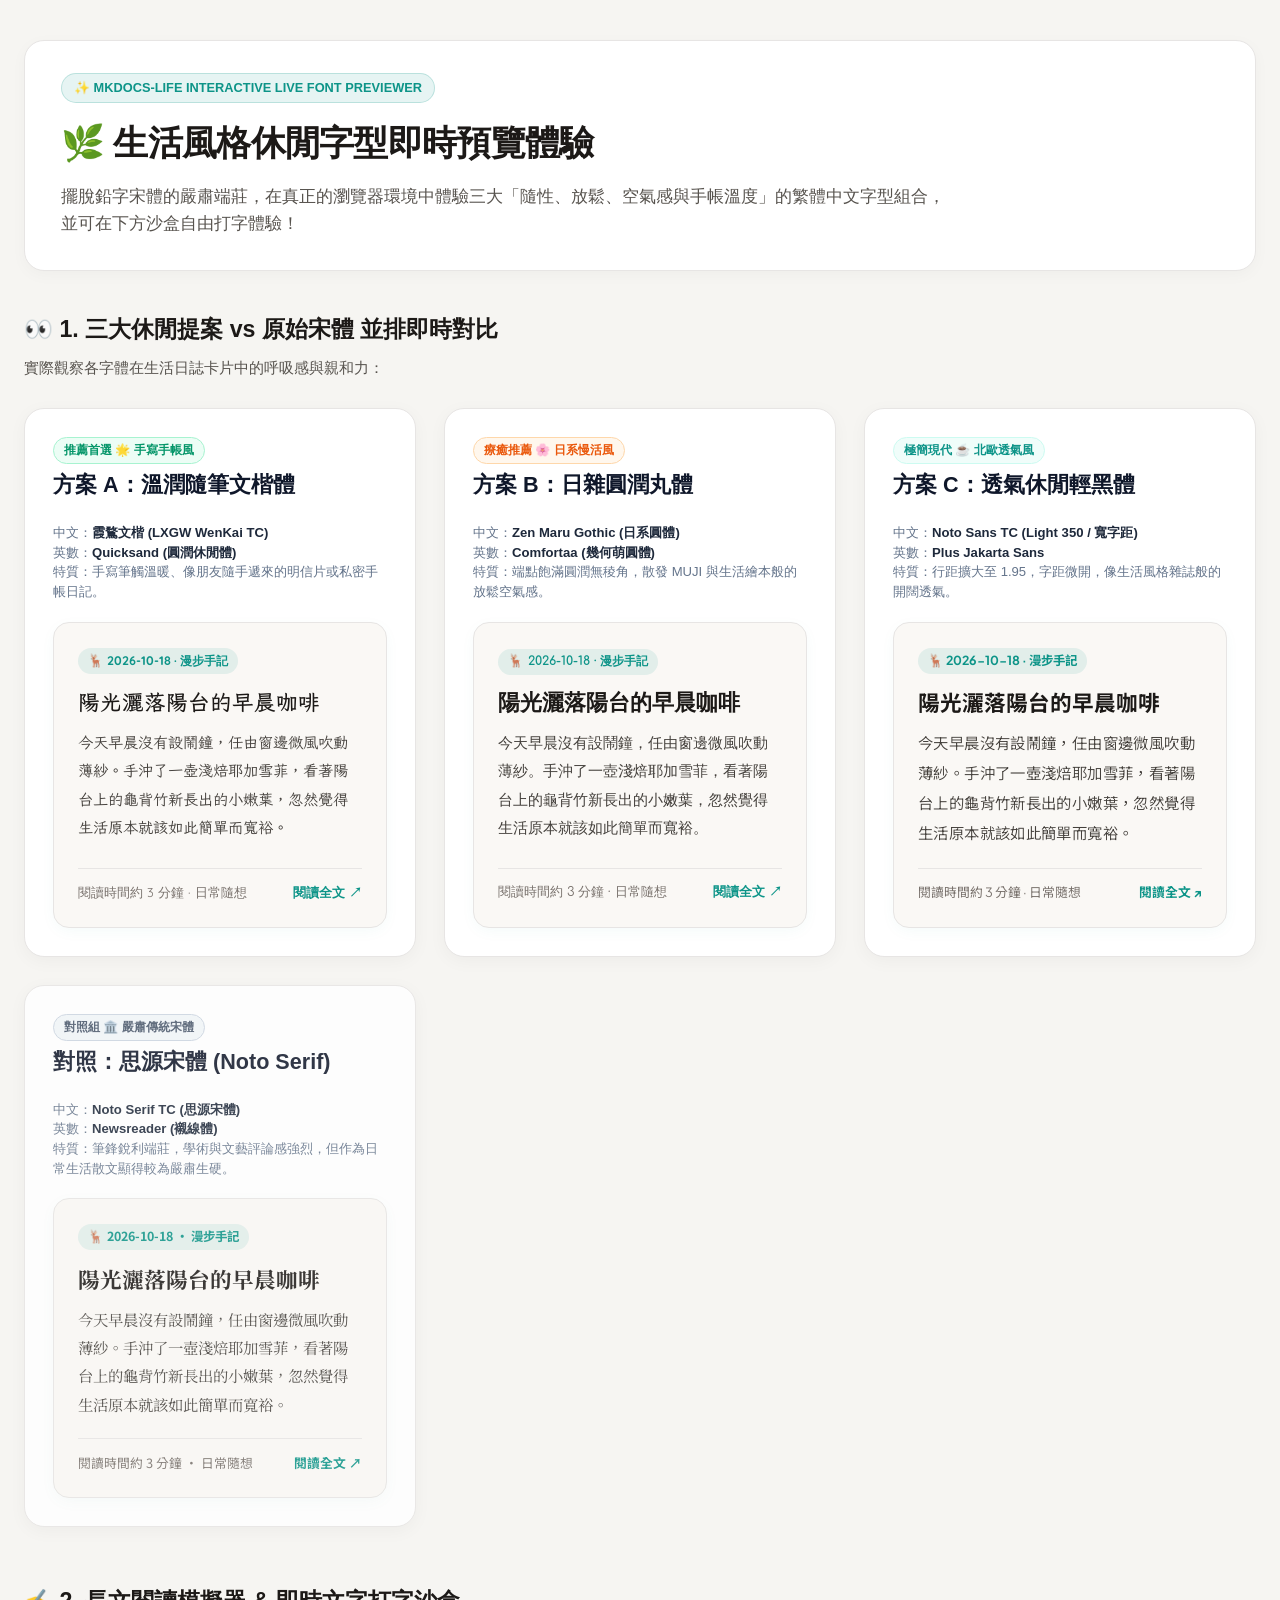
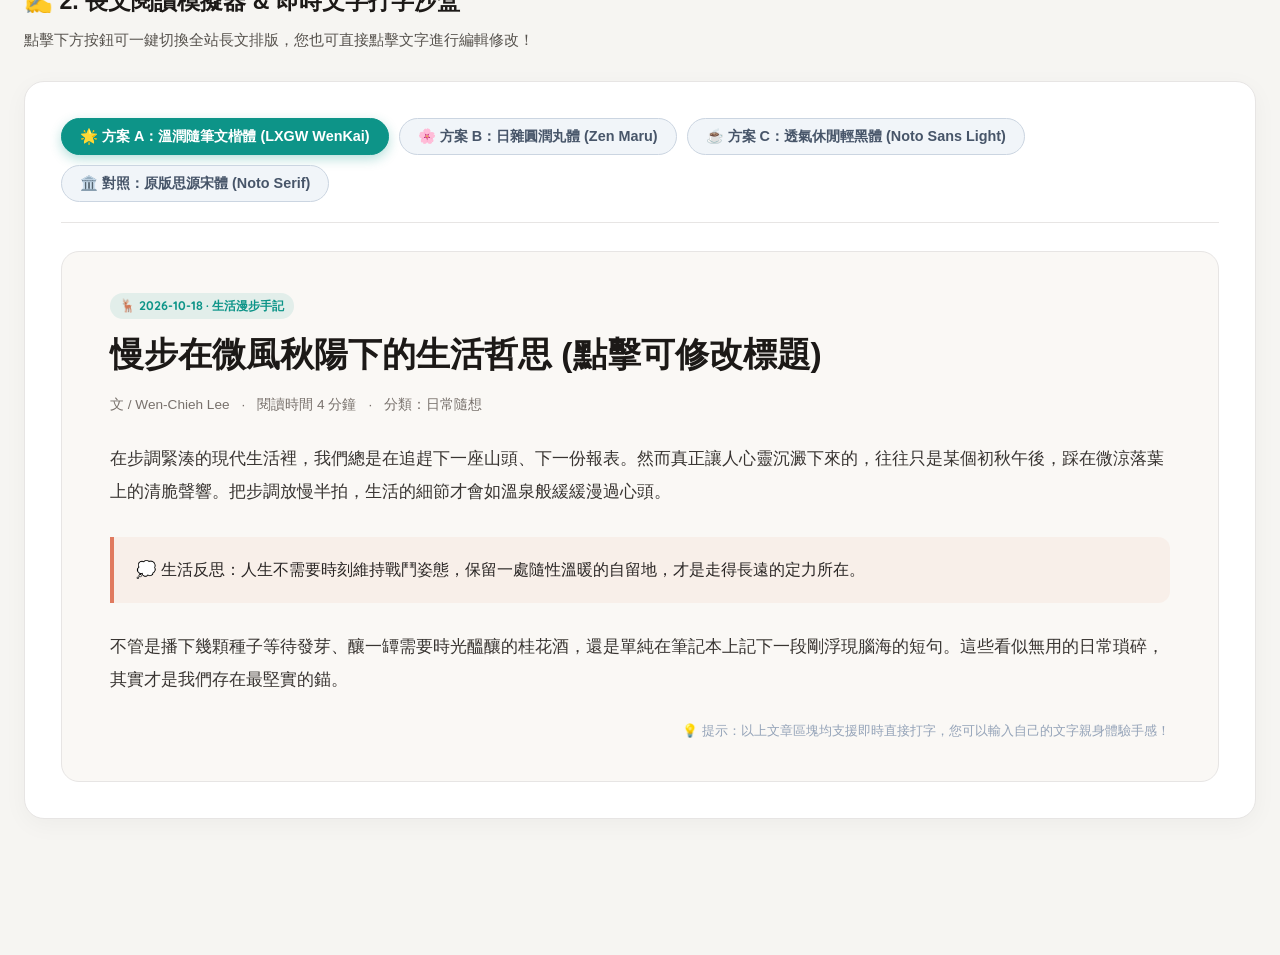
<file: preview-fonts.html>
<!DOCTYPE html>
<html lang="zh-TW">
<head>
  <meta charset="UTF-8">
  <meta name="viewport" content="width=device-width, initial-scale=1.0">
  <title>mkdocs-life 休閒隨性生活字型即時預覽 (Live Font Previewer)</title>
  
  <!-- Google Web Fonts CDN -->
  <link rel="preconnect" href="https://fonts.googleapis.com">
  <link rel="preconnect" href="https://fonts.gstatic.com" crossorigin>
  <link href="https://fonts.googleapis.com/css2?family=Comfortaa:wght@500;600;700&family=LXGW+WenKai+TC:wght@300;400;700&family=Noto+Sans+TC:wght@300;400;500;700&family=Noto+Serif+TC:wght@400;600;700&family=Plus+Jakarta+Sans:wght@500;600;700&family=Quicksand:wght@500;600;700&family=Zen+Maru+Gothic:wght@400;500;700&display=swap" rel="stylesheet">

  <style>
    :root {
      --bg-studio: #f6f5f2;
      --card-bg: #faf8f5;
      --border-light: #e7e5e4;
      --teal: #0d9488;
      --teal-hover: #0f766e;
      --terracotta: #e07a5f;
      --text-main: #292524;
      --text-muted: #57534e;
    }

    * { box-sizing: border-box; margin: 0; padding: 0; }

    body {
      background: var(--bg-studio);
      color: var(--text-main);
      font-family: -apple-system, BlinkMacSystemFont, "Segoe UI", Roboto, sans-serif;
      line-height: 1.6;
      padding: 2.5rem 1.5rem 5rem;
    }

    .container {
      max-width: 1360px;
      margin: 0 auto;
    }

    /* Header Bar */
    header {
      background: #ffffff;
      border: 1px solid var(--border-light);
      border-radius: 20px;
      padding: 2rem 2.25rem;
      margin-bottom: 2.5rem;
      box-shadow: 0 4px 16px rgba(0, 0, 0, 0.03);
      display: flex;
      flex-direction: column;
      gap: 0.75rem;
    }
    .badge-pill {
      display: inline-flex;
      align-items: center;
      gap: 6px;
      background: rgba(13, 148, 136, 0.1);
      color: var(--teal);
      border: 1px solid rgba(13, 148, 136, 0.2);
      padding: 4px 12px;
      border-radius: 9999px;
      font-size: 0.8rem;
      font-weight: 700;
      width: fit-content;
    }
    h1 {
      font-size: 2.2rem;
      font-weight: 800;
      color: #1c1917;
      letter-spacing: -0.02em;
    }
    .subtitle {
      color: var(--text-muted);
      font-size: 1.05rem;
      max-width: 900px;
      line-height: 1.6;
    }

    /* Section 1: Side by Side Cards */
    .section-title {
      font-size: 1.45rem;
      font-weight: 800;
      color: #1c1917;
      margin-bottom: 0.5rem;
      display: flex;
      align-items: center;
      gap: 8px;
    }
    .section-desc {
      color: var(--text-muted);
      font-size: 0.95rem;
      margin-bottom: 1.75rem;
    }

    .proposals-grid {
      display: grid;
      grid-template-columns: repeat(auto-fit, minmax(380px, 1fr));
      gap: 1.75rem;
      margin-bottom: 3.5rem;
    }

    .proposal-card {
      background: #ffffff;
      border: 1px solid var(--border-light);
      border-radius: 20px;
      padding: 1.75rem;
      box-shadow: 0 4px 18px rgba(0, 0, 0, 0.04);
      display: flex;
      flex-direction: column;
      gap: 1.25rem;
      transition: transform 0.2s ease, box-shadow 0.2s ease, border-color 0.2s ease;
      position: relative;
    }
    .proposal-card:hover {
      transform: translateY(-3px);
      box-shadow: 0 10px 28px -4px rgba(13, 148, 136, 0.1);
      border-color: #cbd5e1;
    }

    .card-top {
      display: flex;
      align-items: flex-start;
      justify-content: space-between;
      gap: 1rem;
    }
    .card-title-group {
      display: flex;
      flex-direction: column;
      gap: 4px;
    }
    .card-tag {
      font-size: 0.76rem;
      font-weight: 700;
      padding: 3px 10px;
      border-radius: 9999px;
      width: fit-content;
    }
    .tag-a { background: #ecfdf5; color: #059669; border: 1px solid #a7f3d0; }
    .tag-b { background: #fff7ed; color: #ea580c; border: 1px solid #fed7aa; }
    .tag-c { background: #f0fdfa; color: #0d9488; border: 1px solid #ccfbf1; }
    .tag-orig { background: #f1f5f9; color: #475569; border: 1px solid #cbd5e1; }

    .card-title {
      font-size: 1.35rem;
      font-weight: 800;
      color: #0f172a;
    }
    .card-specs {
      font-size: 0.82rem;
      color: #64748b;
      line-height: 1.5;
    }
    .card-specs strong {
      color: #1e293b;
    }

    /* Live Preview Inside Card */
    .preview-card-inner {
      background: var(--card-bg);
      border: 1px solid var(--border-light);
      border-radius: 16px;
      padding: 1.5rem;
      flex-grow: 1;
      display: flex;
      flex-direction: column;
      justify-content: space-between;
      box-shadow: 0 4px 16px -2px rgba(13, 148, 136, 0.05);
    }
    .life-tag {
      display: inline-flex;
      align-items: center;
      gap: 6px;
      background: rgba(13, 148, 136, 0.1);
      color: var(--teal);
      padding: 3px 10px;
      border-radius: 9999px;
      font-size: 0.78rem;
      font-weight: 700;
      width: fit-content;
      margin-bottom: 0.85rem;
    }
    .life-title {
      font-size: 1.35rem;
      font-weight: 700;
      color: #1c1917;
      margin-bottom: 0.65rem;
      line-height: 1.4;
    }
    .life-body {
      font-size: 0.96rem;
      color: #44403c;
      line-height: 1.85;
      margin-bottom: 1.25rem;
    }
    .life-footer {
      display: flex;
      align-items: center;
      justify-content: space-between;
      border-top: 1px solid var(--border-light);
      padding-top: 0.85rem;
      font-size: 0.8rem;
      color: #78716c;
    }
    .life-btn {
      color: var(--teal);
      font-weight: 700;
      text-decoration: none;
    }

    /* Font Families Mapping */
    /* A: LXGW WenKai + Quicksand */
    .font-a .life-title, .font-a .life-body { font-family: "LXGW WenKai TC", sans-serif; }
    .font-a .life-tag, .font-a .life-footer { font-family: "Quicksand", sans-serif; }

    /* B: Zen Maru Gothic + Comfortaa */
    .font-b .life-title, .font-b .life-body { font-family: "Zen Maru Gothic", sans-serif; }
    .font-b .life-tag, .font-b .life-footer { font-family: "Comfortaa", "Zen Maru Gothic", sans-serif; }

    /* C: Noto Sans Light + Plus Jakarta */
    .font-c .life-title { font-family: "Noto Sans TC", sans-serif; font-weight: 700; }
    .font-c .life-body { font-family: "Noto Sans TC", sans-serif; font-weight: 350; letter-spacing: 0.025em; line-height: 1.95; }
    .font-c .life-tag, .font-c .life-footer { font-family: "Plus Jakarta Sans", "Noto Sans TC", sans-serif; }

    /* Original: Noto Serif TC (Too serious) */
    .font-orig .life-title, .font-orig .life-body { font-family: "Noto Serif TC", serif; }
    .font-orig .life-tag, .font-orig .life-footer { font-family: "Noto Sans TC", sans-serif; }

    /* Section 2: Interactive Sandbox & Long Article Simulator */
    .sandbox-container {
      background: #ffffff;
      border: 1px solid var(--border-light);
      border-radius: 20px;
      padding: 2.25rem;
      box-shadow: 0 6px 24px rgba(0, 0, 0, 0.04);
      margin-bottom: 3.5rem;
    }

    .tab-bar {
      display: flex;
      gap: 10px;
      border-bottom: 1px solid var(--border-light);
      padding-bottom: 1.25rem;
      margin-bottom: 1.75rem;
      flex-wrap: wrap;
    }
    .tab-btn {
      background: #f1f5f9;
      border: 1px solid #cbd5e1;
      color: #475569;
      padding: 8px 18px;
      border-radius: 9999px;
      font-size: 0.9rem;
      font-weight: 700;
      cursor: pointer;
      transition: all 0.2s ease;
      display: inline-flex;
      align-items: center;
      gap: 6px;
    }
    .tab-btn:hover {
      background: #e2e8f0;
      color: #0f172a;
    }
    .tab-btn.active {
      background: var(--teal);
      color: #ffffff;
      border-color: var(--teal);
      box-shadow: 0 4px 12px rgba(13, 148, 136, 0.3);
    }

    /* Article simulator stage */
    .article-stage {
      background: var(--card-bg);
      border: 1px solid var(--border-light);
      border-radius: 18px;
      padding: 2.5rem 3rem;
      transition: all 0.25s ease;
    }
    @media (max-width: 768px) {
      .article-stage { padding: 1.5rem; }
    }
    .stage-title {
      font-size: 2.1rem;
      font-weight: 700;
      margin-bottom: 1rem;
      line-height: 1.35;
      color: #1c1917;
      outline: none;
    }
    .stage-meta {
      font-size: 0.85rem;
      color: #78716c;
      margin-bottom: 1.75rem;
      display: flex;
      align-items: center;
      gap: 12px;
    }
    .stage-paragraph {
      font-size: 1.05rem;
      line-height: 1.95;
      color: #383431;
      margin-bottom: 1.5rem;
      outline: none;
    }
    .stage-blockquote {
      border-left: 4px solid var(--terracotta);
      background: rgba(224, 122, 95, 0.08);
      padding: 1.15rem 1.4rem;
      border-radius: 0 12px 12px 0;
      font-size: 1.02rem;
      line-height: 1.8;
      color: #292524;
      margin: 1.75rem 0;
      outline: none;
    }

    .edit-hint {
      font-size: 0.8rem;
      color: #94a3b8;
      margin-top: 1rem;
      text-align: right;
    }
  </style>
</head>
<body>

  <div class="container">
    <header>
      <div class="badge-pill">✨ MKDOCS-LIFE INTERACTIVE LIVE FONT PREVIEWER</div>
      <h1>🌿 生活風格休閒字型即時預覽體驗</h1>
      <div class="subtitle">
        擺脫鉛字宋體的嚴肅端莊，在真正的瀏覽器環境中體驗三大「隨性、放鬆、空氣感與手帳溫度」的繁體中文字型組合，並可在下方沙盒自由打字體驗！
      </div>
    </header>

    <!-- SECTION 1: SIDE-BY-SIDE PROPOSALS -->
    <div class="section-title">👀 1. 三大休閒提案 vs 原始宋體 並排即時對比</div>
    <div class="section-desc">實際觀察各字體在生活日誌卡片中的呼吸感與親和力：</div>

    <div class="proposals-grid">

      <!-- PROPOSAL A -->
      <div class="proposal-card font-a">
        <div class="card-top">
          <div class="card-title-group">
            <span class="card-tag tag-a">推薦首選 🌟 手寫手帳風</span>
            <div class="card-title">方案 A：溫潤隨筆文楷體</div>
          </div>
        </div>
        <div class="card-specs">
          中文：<strong>霞鶩文楷 (LXGW WenKai TC)</strong><br>
          英數：<strong>Quicksand (圓潤休閒體)</strong><br>
          特質：手寫筆觸溫暖、像朋友隨手遞來的明信片或私密手帳日記。
        </div>
        <div class="preview-card-inner">
          <div>
            <div class="life-tag">🦌 2026-10-18 · 漫步手記</div>
            <div class="life-title">陽光灑落陽台的早晨咖啡</div>
            <div class="life-body">
              今天早晨沒有設鬧鐘，任由窗邊微風吹動薄紗。手沖了一壺淺焙耶加雪菲，看著陽台上的龜背竹新長出的小嫩葉，忽然覺得生活原本就該如此簡單而寬裕。
            </div>
          </div>
          <div class="life-footer">
            <span>閱讀時間約 3 分鐘 · 日常隨想</span>
            <span class="life-btn">閱讀全文 ↗</span>
          </div>
        </div>
      </div>

      <!-- PROPOSAL B -->
      <div class="proposal-card font-b">
        <div class="card-top">
          <div class="card-title-group">
            <span class="card-tag tag-b">療癒推薦 🌸 日系慢活風</span>
            <div class="card-title">方案 B：日雜圓潤丸體</div>
          </div>
        </div>
        <div class="card-specs">
          中文：<strong>Zen Maru Gothic (日系圓體)</strong><br>
          英數：<strong>Comfortaa (幾何萌圓體)</strong><br>
          特質：端點飽滿圓潤無稜角，散發 MUJI 與生活繪本般的放鬆空氣感。
        </div>
        <div class="preview-card-inner">
          <div>
            <div class="life-tag">🦌 2026-10-18 · 漫步手記</div>
            <div class="life-title">陽光灑落陽台的早晨咖啡</div>
            <div class="life-body">
              今天早晨沒有設鬧鐘，任由窗邊微風吹動薄紗。手沖了一壺淺焙耶加雪菲，看著陽台上的龜背竹新長出的小嫩葉，忽然覺得生活原本就該如此簡單而寬裕。
            </div>
          </div>
          <div class="life-footer">
            <span>閱讀時間約 3 分鐘 · 日常隨想</span>
            <span class="life-btn">閱讀全文 ↗</span>
          </div>
        </div>
      </div>

      <!-- PROPOSAL C -->
      <div class="proposal-card font-c">
        <div class="card-top">
          <div class="card-title-group">
            <span class="card-tag tag-c">極簡現代 ☕ 北歐透氣風</span>
            <div class="card-title">方案 C：透氣休閒輕黑體</div>
          </div>
        </div>
        <div class="card-specs">
          中文：<strong>Noto Sans TC (Light 350 / 寬字距)</strong><br>
          英數：<strong>Plus Jakarta Sans</strong><br>
          特質：行距擴大至 1.95，字距微開，像生活風格雜誌般的開闊透氣。
        </div>
        <div class="preview-card-inner">
          <div>
            <div class="life-tag">🦌 2026-10-18 · 漫步手記</div>
            <div class="life-title">陽光灑落陽台的早晨咖啡</div>
            <div class="life-body">
              今天早晨沒有設鬧鐘，任由窗邊微風吹動薄紗。手沖了一壺淺焙耶加雪菲，看著陽台上的龜背竹新長出的小嫩葉，忽然覺得生活原本就該如此簡單而寬裕。
            </div>
          </div>
          <div class="life-footer">
            <span>閱讀時間約 3 分鐘 · 日常隨想</span>
            <span class="life-btn">閱讀全文 ↗</span>
          </div>
        </div>
      </div>

      <!-- PROPOSAL ORIG (FOR COMPARISON) -->
      <div class="proposal-card font-orig" style="opacity: 0.85;">
        <div class="card-top">
          <div class="card-title-group">
            <span class="card-tag tag-orig">對照組 🏛️ 嚴肅傳統宋體</span>
            <div class="card-title">對照：思源宋體 (Noto Serif)</div>
          </div>
        </div>
        <div class="card-specs">
          中文：<strong>Noto Serif TC (思源宋體)</strong><br>
          英數：<strong>Newsreader (襯線體)</strong><br>
          特質：筆鋒銳利端莊，學術與文藝評論感強烈，但作為日常生活散文顯得較為嚴肅生硬。
        </div>
        <div class="preview-card-inner">
          <div>
            <div class="life-tag">🦌 2026-10-18 · 漫步手記</div>
            <div class="life-title">陽光灑落陽台的早晨咖啡</div>
            <div class="life-body">
              今天早晨沒有設鬧鐘，任由窗邊微風吹動薄紗。手沖了一壺淺焙耶加雪菲，看著陽台上的龜背竹新長出的小嫩葉，忽然覺得生活原本就該如此簡單而寬裕。
            </div>
          </div>
          <div class="life-footer">
            <span>閱讀時間約 3 分鐘 · 日常隨想</span>
            <span class="life-btn">閱讀全文 ↗</span>
          </div>
        </div>
      </div>

    </div>

    <!-- SECTION 2: INTERACTIVE SIMULATOR & SANDBOX -->
    <div class="section-title">✍️ 2. 長文閱讀模擬器 & 即時文字打字沙盒</div>
    <div class="section-desc">點擊下方按鈕可一鍵切換全站長文排版，您也可直接點擊文字進行編輯修改！</div>

    <div class="sandbox-container">
      <div class="tab-bar">
        <button class="tab-btn active" onclick="switchFont('font-a', this)">🌟 方案 A：溫潤隨筆文楷體 (LXGW WenKai)</button>
        <button class="tab-btn" onclick="switchFont('font-b', this)">🌸 方案 B：日雜圓潤丸體 (Zen Maru)</button>
        <button class="tab-btn" onclick="switchFont('font-c', this)">☕ 方案 C：透氣休閒輕黑體 (Noto Sans Light)</button>
        <button class="tab-btn" onclick="switchFont('font-orig', this)">🏛️ 對照：原版思源宋體 (Noto Serif)</button>
      </div>

      <div class="article-stage font-a" id="stage">
        <div class="life-tag">🦌 2026-10-18 · 生活漫步手記</div>
        <h2 class="stage-title" contenteditable="true">慢步在微風秋陽下的生活哲思 (點擊可修改標題)</h2>
        <div class="stage-meta">
          <span>文 / Wen-Chieh Lee</span> · <span>閱讀時間 4 分鐘</span> · <span>分類：日常隨想</span>
        </div>
        
        <p class="stage-paragraph" contenteditable="true">
          在步調緊湊的現代生活裡，我們總是在追趕下一座山頭、下一份報表。然而真正讓人心靈沉澱下來的，往往只是某個初秋午後，踩在微涼落葉上的清脆聲響。把步調放慢半拍，生活的細節才會如溫泉般緩緩漫過心頭。
        </p>

        <div class="stage-blockquote" contenteditable="true">
          💭 生活反思：人生不需要時刻維持戰鬥姿態，保留一處隨性溫暖的自留地，才是走得長遠的定力所在。
        </div>

        <p class="stage-paragraph" contenteditable="true">
          不管是播下幾顆種子等待發芽、釀一罈需要時光醞釀的桂花酒，還是單純在筆記本上記下一段剛浮現腦海的短句。這些看似無用的日常瑣碎，其實才是我們存在最堅實的錨。
        </p>

        <div class="edit-hint">💡 提示：以上文章區塊均支援即時直接打字，您可以輸入自己的文字親身體驗手感！</div>
      </div>
    </div>

  </div>

  <script>
    function switchFont(fontClass, btn) {
      document.querySelectorAll('.tab-btn').forEach(b => b.classList.remove('active'));
      btn.classList.add('active');

      const stage = document.getElementById('stage');
      stage.className = 'article-stage ' + fontClass;
    }
  </script>

</body>
</html>
</file>
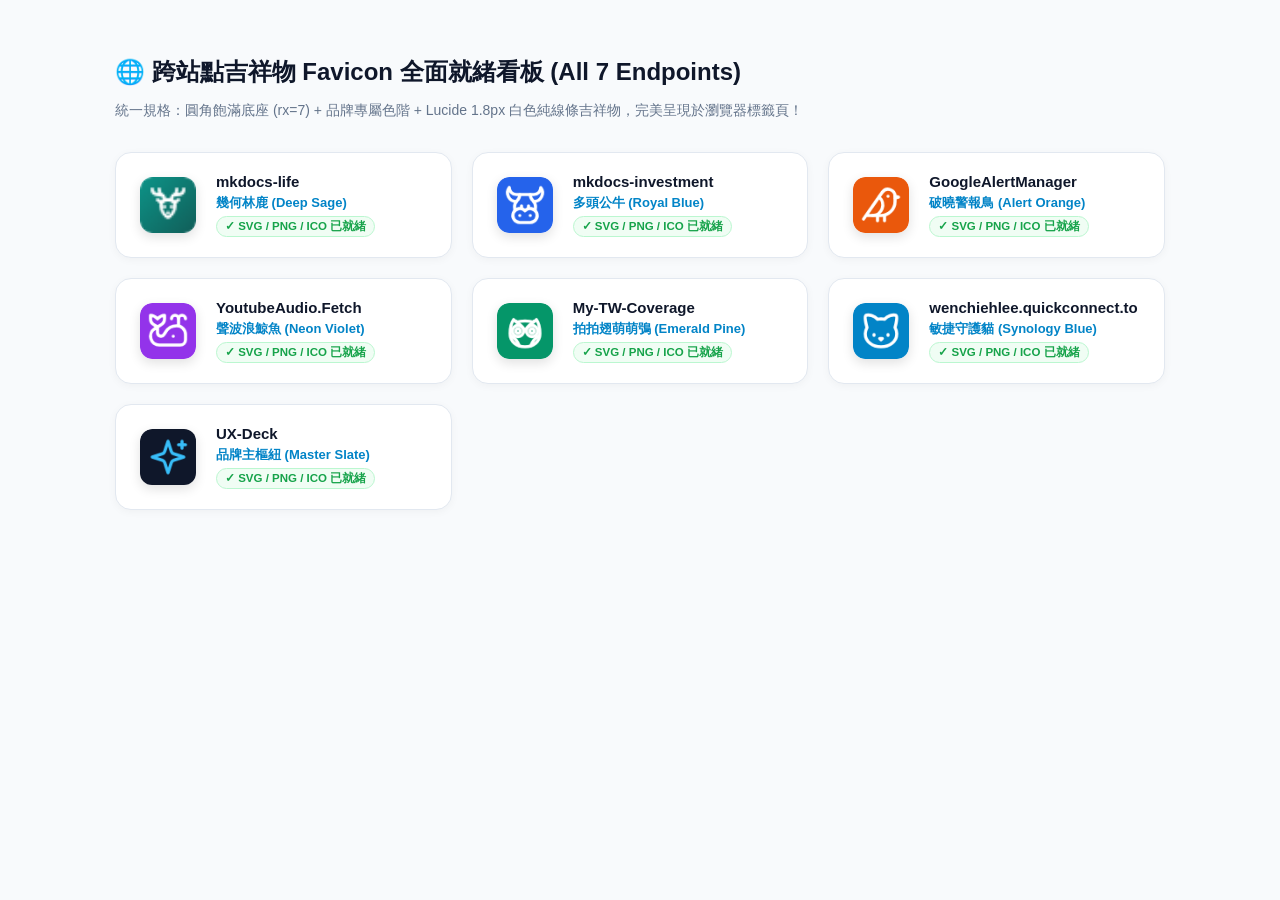
<file: tokens/favicons_showcase.html>
<!DOCTYPE html>
<html>
<head>
<meta charset="utf-8">
<title>跨站吉祥物 Favicon 規格全景驗證</title>
<style>
  body { font-family: -apple-system, BlinkMacSystemFont, "Segoe UI", Roboto, sans-serif; background: #f8fafc; padding: 2.5rem; color: #0f172a; max-width: 1050px; margin: 0 auto; }
  h1 { font-size: 24px; font-weight: 800; margin-bottom: 6px; }
  p { color: #64748b; font-size: 14px; margin-bottom: 2rem; }
  .grid { display: grid; grid-template-columns: repeat(auto-fit, minmax(300px, 1fr)); gap: 1.25rem; }
  .card { background: #ffffff; border: 1px solid #e2e8f0; border-radius: 16px; padding: 1.25rem 1.5rem; display: flex; align-items: center; gap: 1.25rem; box-shadow: 0 2px 8px rgba(0,0,0,0.04); }
  .fav-img { width: 56px; height: 56px; border-radius: 12px; box-shadow: 0 4px 12px rgba(0,0,0,0.12); flex-shrink: 0; }
  .info h3 { margin: 0 0 4px 0; font-size: 15px; font-weight: 700; color: #0f172a; }
  .info .mascot { font-size: 13px; color: #0284c7; font-weight: 600; margin-bottom: 4px; }
  .info .status { font-size: 11.5px; color: #16a34a; background: #f0fdf4; border: 1px solid #bbf7d0; padding: 2px 8px; border-radius: 9999px; display: inline-block; font-weight: 600; }
</style>
</head>
<body>
<h1>🌐 跨站點吉祥物 Favicon 全面就緒看板 (All 7 Endpoints)</h1>
<p>統一規格：圓角飽滿底座 (rx=7) + 品牌專屬色階 + Lucide 1.8px 白色純線條吉祥物，完美呈現於瀏覽器標籤頁！</p>
<div class="grid">

  <div class="card">
    <img src="[data-uri]" class="fav-img">
    <div class="info">
      <h3>mkdocs-life</h3>
      <div class="mascot">幾何林鹿 (Deep Sage)</div>
      <span class="status">✓ SVG / PNG / ICO 已就緒</span>
    </div>
  </div>
  <div class="card">
    <img src="[data-uri]" class="fav-img">
    <div class="info">
      <h3>mkdocs-investment</h3>
      <div class="mascot">多頭公牛 (Royal Blue)</div>
      <span class="status">✓ SVG / PNG / ICO 已就緒</span>
    </div>
  </div>
  <div class="card">
    <img src="[data-uri]" class="fav-img">
    <div class="info">
      <h3>GoogleAlertManager</h3>
      <div class="mascot">破曉警報鳥 (Alert Orange)</div>
      <span class="status">✓ SVG / PNG / ICO 已就緒</span>
    </div>
  </div>
  <div class="card">
    <img src="[data-uri]" class="fav-img">
    <div class="info">
      <h3>YoutubeAudio.Fetch</h3>
      <div class="mascot">聲波浪鯨魚 (Neon Violet)</div>
      <span class="status">✓ SVG / PNG / ICO 已就緒</span>
    </div>
  </div>
  <div class="card">
    <img src="[data-uri]" class="fav-img">
    <div class="info">
      <h3>My-TW-Coverage</h3>
      <div class="mascot">拍拍翅萌萌鴞 (Emerald Pine)</div>
      <span class="status">✓ SVG / PNG / ICO 已就緒</span>
    </div>
  </div>
  <div class="card">
    <img src="[data-uri]" class="fav-img">
    <div class="info">
      <h3>wenchiehlee.quickconnect.to</h3>
      <div class="mascot">敏捷守護貓 (Synology Blue)</div>
      <span class="status">✓ SVG / PNG / ICO 已就緒</span>
    </div>
  </div>
  <div class="card">
    <img src="[data-uri]" class="fav-img">
    <div class="info">
      <h3>UX-Deck</h3>
      <div class="mascot">品牌主樞紐 (Master Slate)</div>
      <span class="status">✓ SVG / PNG / ICO 已就緒</span>
    </div>
  </div>
</div>
</body>
</html>
</file>
<file: tokens/tokens.css>
:root {
  /* ==========================================================================
     UX-Deck Unified Design Tokens
     Shared across mkdocs-life, GoogleAlertManager, YoutubeAudio.Fetch,
     mkdocs-investment, and HomeAssistant (Android TV).
     ========================================================================== */

  /* Spacing Scale (8pt grid system with 4pt half-steps) */
  --ux-space-2xs: 4px;
  --ux-space-xs:  8px;
  --ux-space-sm:  12px;
  --ux-space-md:  16px;
  --ux-space-lg:  24px;
  --ux-space-xl:  32px;
  --ux-space-2xl: 48px;
  --ux-space-3xl: 64px;

  /* Typography Scale & Project-Specific Font Stacks */
  --ux-font-sans: "Inter", "Noto Sans TC", -apple-system, BlinkMacSystemFont, "Segoe UI", Roboto, "PingFang TC", "Microsoft JhengHei", sans-serif;
  --ux-font-editorial: "Noto Serif TC", "Newsreader", "Merriweather", "Songti TC", Georgia, serif;
  --ux-font-display: "Plus Jakarta Sans", "Noto Sans TC", sans-serif;
  --ux-font-mono: "JetBrains Mono", ui-monospace, SFMono-Regular, "SF Mono", Menlo, Consolas, monospace;
  --ux-font-serif: var(--ux-font-editorial);

  --ux-text-xs:   0.75rem;    /* 12px */
  --ux-text-sm:   0.875rem;   /* 14px */
  --ux-text-base: 1rem;       /* 16px */
  --ux-text-lg:   1.125rem;   /* 18px */
  --ux-text-xl:   1.25rem;    /* 20px */
  --ux-text-2xl:  1.5rem;     /* 24px */
  --ux-text-3xl:  1.875rem;   /* 30px */
  --ux-text-4xl:  2.25rem;    /* 36px */
  --ux-text-tv:   2.5rem;     /* 40px - 10-foot UI glanceable */

  --ux-line-tight:  1.2;
  --ux-line-normal: 1.5;
  --ux-line-relaxed: 1.7;

  /* Border Radii */
  --ux-radius-sm:  6px;
  --ux-radius-md:  10px;
  --ux-radius-lg:  16px;
  --ux-radius-xl:  24px;
  --ux-radius-full: 9999px;

  /* Elevation Shadows */
  --ux-shadow-xs: 0 1px 2px 0 rgba(0, 0, 0, 0.05);
  --ux-shadow-sm: 0 2px 6px -1px rgba(0, 0, 0, 0.08), 0 1px 3px -1px rgba(0, 0, 0, 0.05);
  --ux-shadow-md: 0 4px 12px -2px rgba(0, 0, 0, 0.12), 0 2px 6px -2px rgba(0, 0, 0, 0.06);
  --ux-shadow-lg: 0 10px 24px -4px rgba(0, 0, 0, 0.16), 0 4px 10px -3px rgba(0, 0, 0, 0.08);
  --ux-shadow-xl: 0 20px 32px -8px rgba(0, 0, 0, 0.22), 0 8px 16px -4px rgba(0, 0, 0, 0.12);
  --ux-shadow-glass: 0 8px 32px 0 rgba(0, 0, 0, 0.37);

  /* Transitions & Animation Easing */
  --ux-ease-standard: cubic-bezier(0.2, 0, 0, 1);
  --ux-ease-bounce:   cubic-bezier(0.34, 1.56, 0.64, 1);
  --ux-ease-in-out:  cubic-bezier(0.4, 0, 0.2, 1);
  --ux-duration-fast: 150ms;
  --ux-duration-normal: 250ms;
  --ux-duration-slow: 400ms;

  /* Shared Semantic Status Colors */
  --ux-color-success: #10b981;
  --ux-color-warning: #f59e0b;
  --ux-color-danger:  #ef4444;
  --ux-color-info:    #3b82f6;

  /* ==========================================================================
     Project Specific Accent Profiles (Consistency + Differentiation)
     ========================================================================== */

  /* 1. mkdocs-life (Warm Editorial & Mindful Journal) */
  --ux-life-primary:       #0d9488;  /* Deep Sage / Teal */
  --ux-life-primary-hover: #0f766e;
  --ux-life-surface:       #faf8f5;  /* Warm paper / cream */
  --ux-life-surface-card:  #ffffff;
  --ux-life-accent:        #e07a5f;  /* Terracotta */
  --ux-life-text:          #292524;  /* Warm Charcoal */
  --ux-life-text-muted:    #78716c;

  /* 2. GoogleAlertManager (Signal-over-noise SaaS Intelligence) */
  --ux-alert-primary:       #4f46e5;  /* Electric Indigo */
  --ux-alert-primary-hover: #4338ca;
  --ux-alert-surface:       #f8fafc;  /* Clean cool slate */
  --ux-alert-surface-card:  #ffffff;
  --ux-alert-accent:        #06b6d4;  /* Signal Cyan */
  --ux-alert-text:          #0f172a;
  --ux-alert-text-muted:    #64748b;
  --ux-alert-badge-urgent:  #dc2626;

  /* 3. YoutubeAudio.Fetch (Studio Soundwave · Sonic Violet & Soundwave Cyan) */
  --ux-yt-primary:       #8b5cf6;    /* Sonic Violet / 幻紫聲波 */
  --ux-yt-primary-hover: #7c3aed;
  --ux-yt-surface:       #ffffff;    /* Studio White / 工作室純白 */
  --ux-yt-surface-card:  #ffffff;    /* Card Surface */
  --ux-yt-accent:        #06b6d4;    /* Soundwave Cyan / 串流青綠 */
  --ux-yt-mascot-glow:   linear-gradient(135deg, #8b5cf6 0%, #06b6d4 100%);
  --ux-yt-text:          #0f172a;
  --ux-yt-text-muted:    #64748b;

  /* 4. mkdocs-investment (High-Precision Fintech Dark/Slate) */
  --ux-invest-primary:       #2563eb; /* Institutional Royal Blue */
  --ux-invest-primary-hover: #1d4ed8;
  --ux-invest-surface:       #0a0e17; /* Deep Navy Obsidian */
  --ux-invest-surface-card:  #131b2e; /* Slate Panel */
  --ux-invest-gain:          #ef4444; /* TW Stock Up / Gain (Toggleable) */
  --ux-invest-loss:          #22c55e; /* TW Stock Down / Loss (Toggleable) */
  --ux-invest-us-gain:       #10b981; /* US Stock Up / Gain */
  --ux-invest-us-loss:       #ef4444; /* US Stock Down / Loss */
  --ux-invest-text:          #f1f5f9;
  --ux-invest-text-muted:    #94a3b8;

  /* 5. HomeAssistant TV (10-foot Glancable Frosted HUD) */
  --ux-tv-surface-scrim: rgba(10, 10, 16, 0.82);
  --ux-tv-surface-card:  rgba(25, 30, 45, 0.92);
  --ux-tv-border-focus:  #38bdf8;   /* High-visibility Cyan Glow for D-pad */
  --ux-tv-text:          #ffffff;
  --ux-tv-text-sub:      #cbd5e1;
  --ux-tv-progress-bar:  #38bdf8;

  /* 6. My-TW-Coverage (Taiwan Equities Deep Coverage & Valuation Radar) */
  --ux-tw-primary:       #059669; /* Taiwan Pine Emerald */
  --ux-tw-primary-hover: #047857;
  --ux-tw-accent:        #d97706; /* Research Amber / Valuation Target Gold */
  --ux-tw-surface:       #ffffff; /* Clean Paper White */
  --ux-tw-surface-card:  #f8fafc; /* Crisp Slate Panel */
  --ux-tw-border:        #e2e8f0;
  --ux-tw-gain:          #dc2626; /* TW Stock Up / Red */
  --ux-tw-loss:          #16a34a; /* TW Stock Down / Green */
  --ux-tw-text:          #0f172a;
  --ux-tw-text-muted:    #475569;

  /* 7. wenchiehlee.quickconnect.to (Synology NAS Private Cloud DevOps) */
  --ux-nas-primary:       #0284c7; /* Synology Blue */
  --ux-nas-primary-hover: #0369a1;
  --ux-nas-accent:        #38bdf8; /* Glacier Cyan */
  --ux-nas-surface:       #ffffff;
  --ux-nas-surface-card:  #f0f9ff;
  --ux-nas-border:        #bae6fd;
  --ux-nas-text:          #0f172a;
  --ux-nas-text-muted:    #475569;

  /* 8. InvestorConference (Institutional IR Intelligence & Conference Digest) */
  --ux-ir-primary:        #22a553; /* Institutional IR Green */
  --ux-ir-primary-hover:  #1a9148;
  --ux-ir-accent:         #166534; /* Forest Deep */
  --ux-ir-surface:        #ffffff;
  --ux-ir-surface-card:   #f0fdf4; /* Mint Clean Surface */
  --ux-ir-border:         #bbf7d0;
  --ux-ir-text:           #0a0a0a;
  --ux-ir-text-muted:     #4b5563;

  /* 9. VIX (Global Volatility & Crash Sentinel) */
  --ux-vix-panic:         #ef4444; /* Panic Red (> 35 Extreme Fear) */
  --ux-vix-elevated:      #f97316; /* Elevated Orange (20 ~ 35 Attention) */
  --ux-vix-normal:        #10b981; /* Normal Green (15 ~ 20 Calm) */
  --ux-vix-tracker:       #38bdf8; /* Glacier Blue Tracker */
  --ux-vix-surface:       #ffffff;
  --ux-vix-surface-card:  #0f172a; /* Obsidian Dark Cockpit */
  --ux-vix-border:        #e2e8f0;
  --ux-vix-text:          #0f172a;
  --ux-vix-text-muted:    #475569;

  /* ==========================================================================
     Iconography System & Animal Mascot Tokens
     ========================================================================== */
  --ux-icon-xs: 14px;
  --ux-icon-sm: 18px;
  --ux-icon-md: 24px;
  --ux-icon-lg: 32px;
  --ux-icon-xl: 48px;
  --ux-icon-tv: 64px;

  --ux-icon-stroke-thin:   1.2px;
  --ux-icon-stroke-normal: 1.6px;
  --ux-icon-stroke-bold:   2.2px;
}

/* Universal Base Icon Class */
.ux-icon {
  display: inline-block;
  width: var(--ux-icon-md);
  height: var(--ux-icon-md);
  vertical-align: middle;
  flex-shrink: 0;
  stroke-width: var(--ux-icon-stroke-normal);
  stroke: currentColor;
  fill: none;
  stroke-linecap: round;
  stroke-linejoin: round;
  transition: transform var(--ux-duration-fast) var(--ux-ease-standard),
              color var(--ux-duration-fast) var(--ux-ease-standard),
              filter var(--ux-duration-fast) var(--ux-ease-standard);
}

.ux-icon-xs { width: var(--ux-icon-xs); height: var(--ux-icon-xs); }
.ux-icon-sm { width: var(--ux-icon-sm); height: var(--ux-icon-sm); }
.ux-icon-md { width: var(--ux-icon-md); height: var(--ux-icon-md); }
.ux-icon-lg { width: var(--ux-icon-lg); height: var(--ux-icon-lg); }
.ux-icon-xl { width: var(--ux-icon-xl); height: var(--ux-icon-xl); }
.ux-icon-tv { width: var(--ux-icon-tv); height: var(--ux-icon-tv); stroke-width: var(--ux-icon-stroke-bold); }

/* Animal Mascot Micro-Interactions & Moods */

/* 1. Deer (mkdocs-life): Gentle Forest Breathing */
.ux-icon-deer {
  color: var(--ux-life-primary);
}
.ux-icon-deer:hover {
  transform: translateY(-2px) scale(1.05);
  color: var(--ux-life-accent);
}

/* 2. Falcon (GoogleAlertManager): Sharp Radar Pulse */
.ux-icon-falcon {
  color: var(--ux-alert-primary);
}
.ux-icon-falcon:hover {
  transform: rotate(-6deg) scale(1.1);
  color: var(--ux-alert-accent);
  filter: drop-shadow(0 0 6px rgba(6, 182, 212, 0.45));
}

/* 3. Whale (YoutubeAudio.Fetch): Oceanic Harmonic Float */
.ux-icon-whale {
  color: var(--ux-yt-primary);
}
.ux-icon-whale:hover {
  transform: translateY(-2px) rotate(3deg);
  color: var(--ux-yt-accent);
  filter: drop-shadow(0 0 8px var(--ux-yt-primary-glow));
}

/* 4. Bull & Bear (mkdocs-investment): Momentum & Strength */
.ux-icon-bull {
  color: var(--ux-invest-gain);
}
.ux-icon-bull:hover {
  transform: translateY(-2px) scale(1.08);
  filter: drop-shadow(0 0 6px rgba(239, 68, 68, 0.5));
}

.ux-icon-bear {
  color: var(--ux-invest-loss);
}
.ux-icon-bear:hover {
  transform: translateY(2px) scale(1.05);
}

/* 5. Sentinel (HomeAssistant TV): 10-ft Glanceable Radar Glow */
.ux-icon-sentinel {
  color: var(--ux-tv-border-focus);
  filter: drop-shadow(0 0 10px rgba(56, 189, 248, 0.5));
}
.tv-hud-btn:focus .ux-icon-sentinel,
.tv-hud-btn.is-focused .ux-icon-sentinel {
  transform: scale(1.15);
  filter: drop-shadow(0 0 16px var(--tv-focus-glow));
}

/* 6. Owl (My-TW-Coverage): Insight Analyst Focus */
.ux-icon-owl {
  color: var(--ux-tw-primary, #059669);
}
.ux-icon-owl:hover {
  transform: translateY(-2px) scale(1.08);
  color: var(--ux-tw-primary-hover, #047857);
  filter: drop-shadow(0 0 8px rgba(5, 150, 105, 0.45));
}

/* 7. Pangolin / Agile Cat (Synology NAS): DevOps Sentinel Focus */
.ux-icon-pangolin {
  color: var(--ux-nas-primary, #0284c7);
}
.ux-icon-pangolin:hover {
  transform: scale(1.12);
  color: var(--ux-nas-primary-hover, #0369a1);
  filter: drop-shadow(0 0 8px rgba(2, 132, 199, 0.45));
}

/* 8. Eagle (InvestorConference): Sovereign Foresight & Institutional Leadership */
.ux-icon-eagle {
  color: var(--ux-ir-primary, #22a553);
}
.ux-icon-eagle:hover {
  transform: translateY(-2px) scale(1.08);
  color: var(--ux-ir-accent, #166534);
  filter: drop-shadow(0 0 8px rgba(34, 165, 83, 0.45));
}

/* 9. Swan (VIX): Black Swan Tail Risk & Market Volatility Alert */
.ux-icon.ux-icon-swan,
.ux-icon-swan {
  color: var(--ux-vix-surface-card, #0f172a);
  fill: currentColor;
  stroke: none;
}
.ux-icon-swan:hover {
  transform: translateY(-2px) scale(1.08);
  color: var(--ux-vix-panic, #ef4444);
  fill: var(--ux-vix-panic, #ef4444);
  filter: drop-shadow(0 0 10px rgba(239, 68, 68, 0.5));
}
</file>
